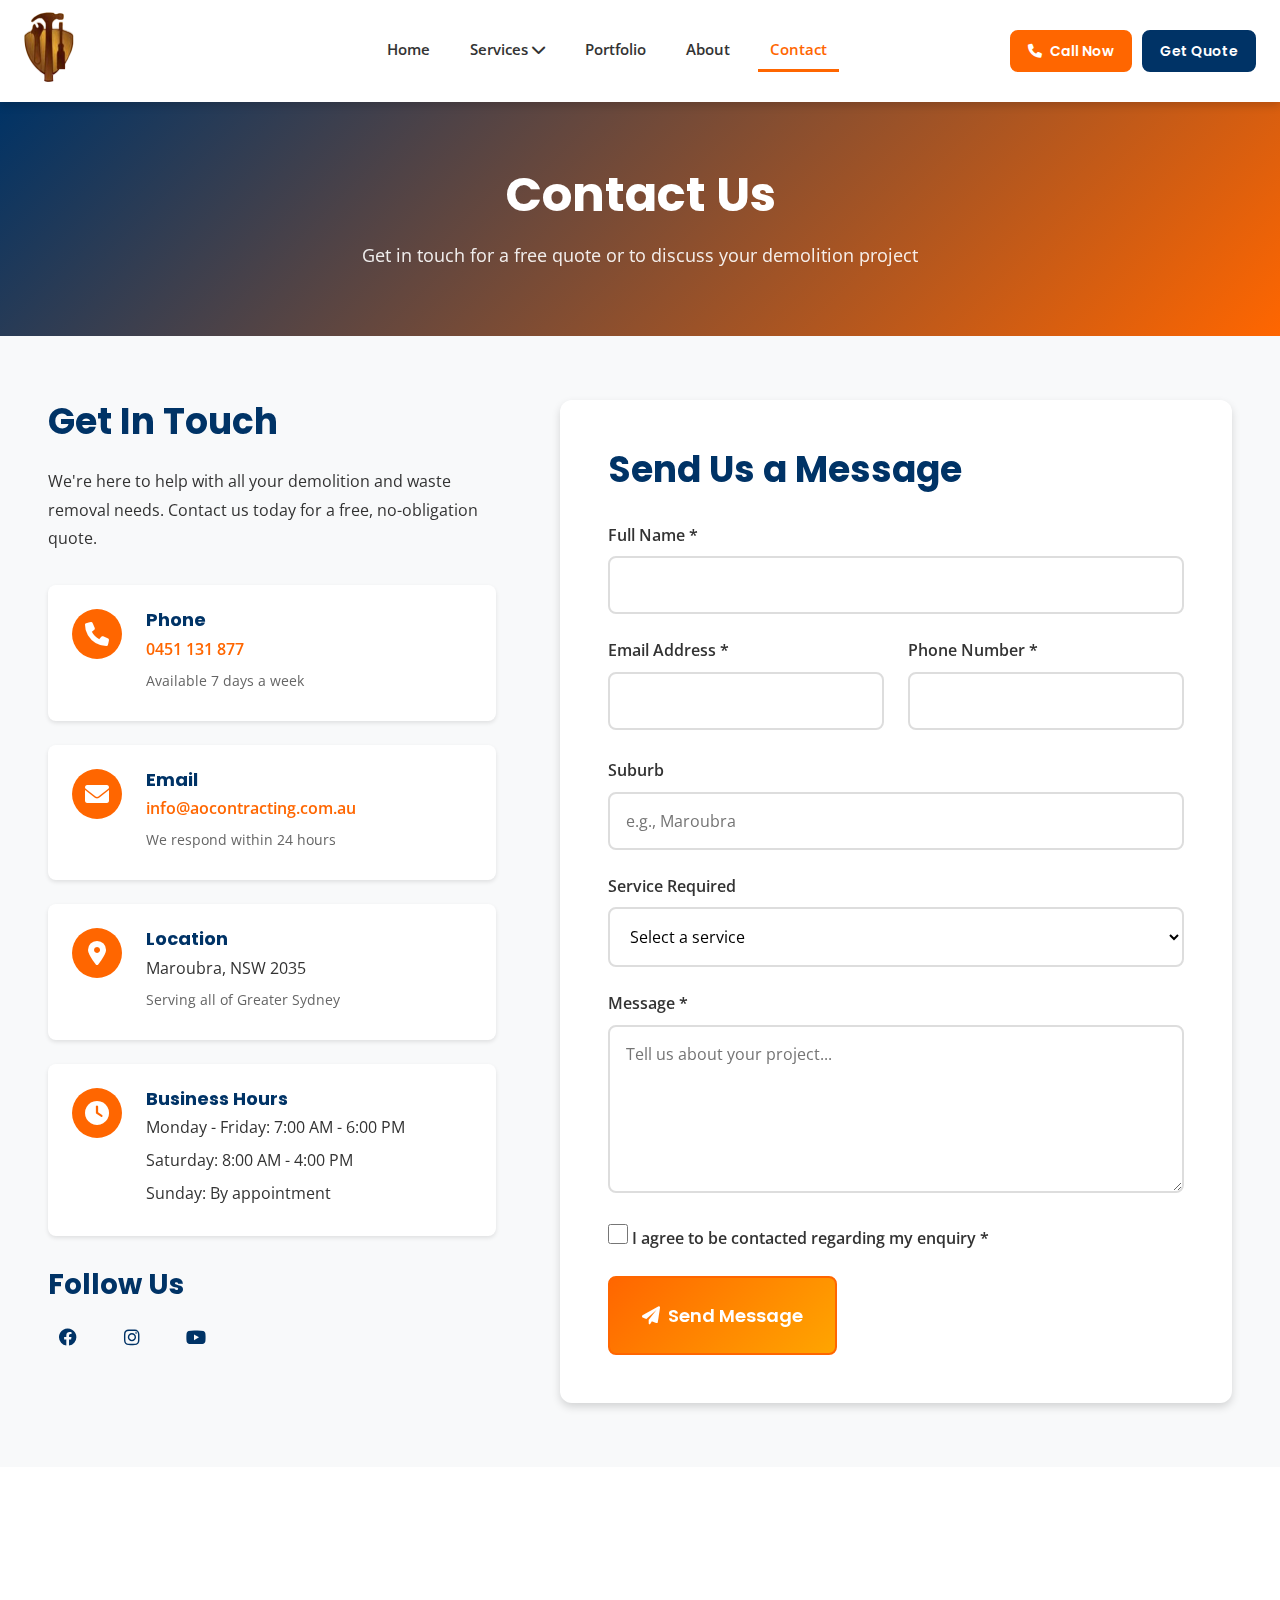
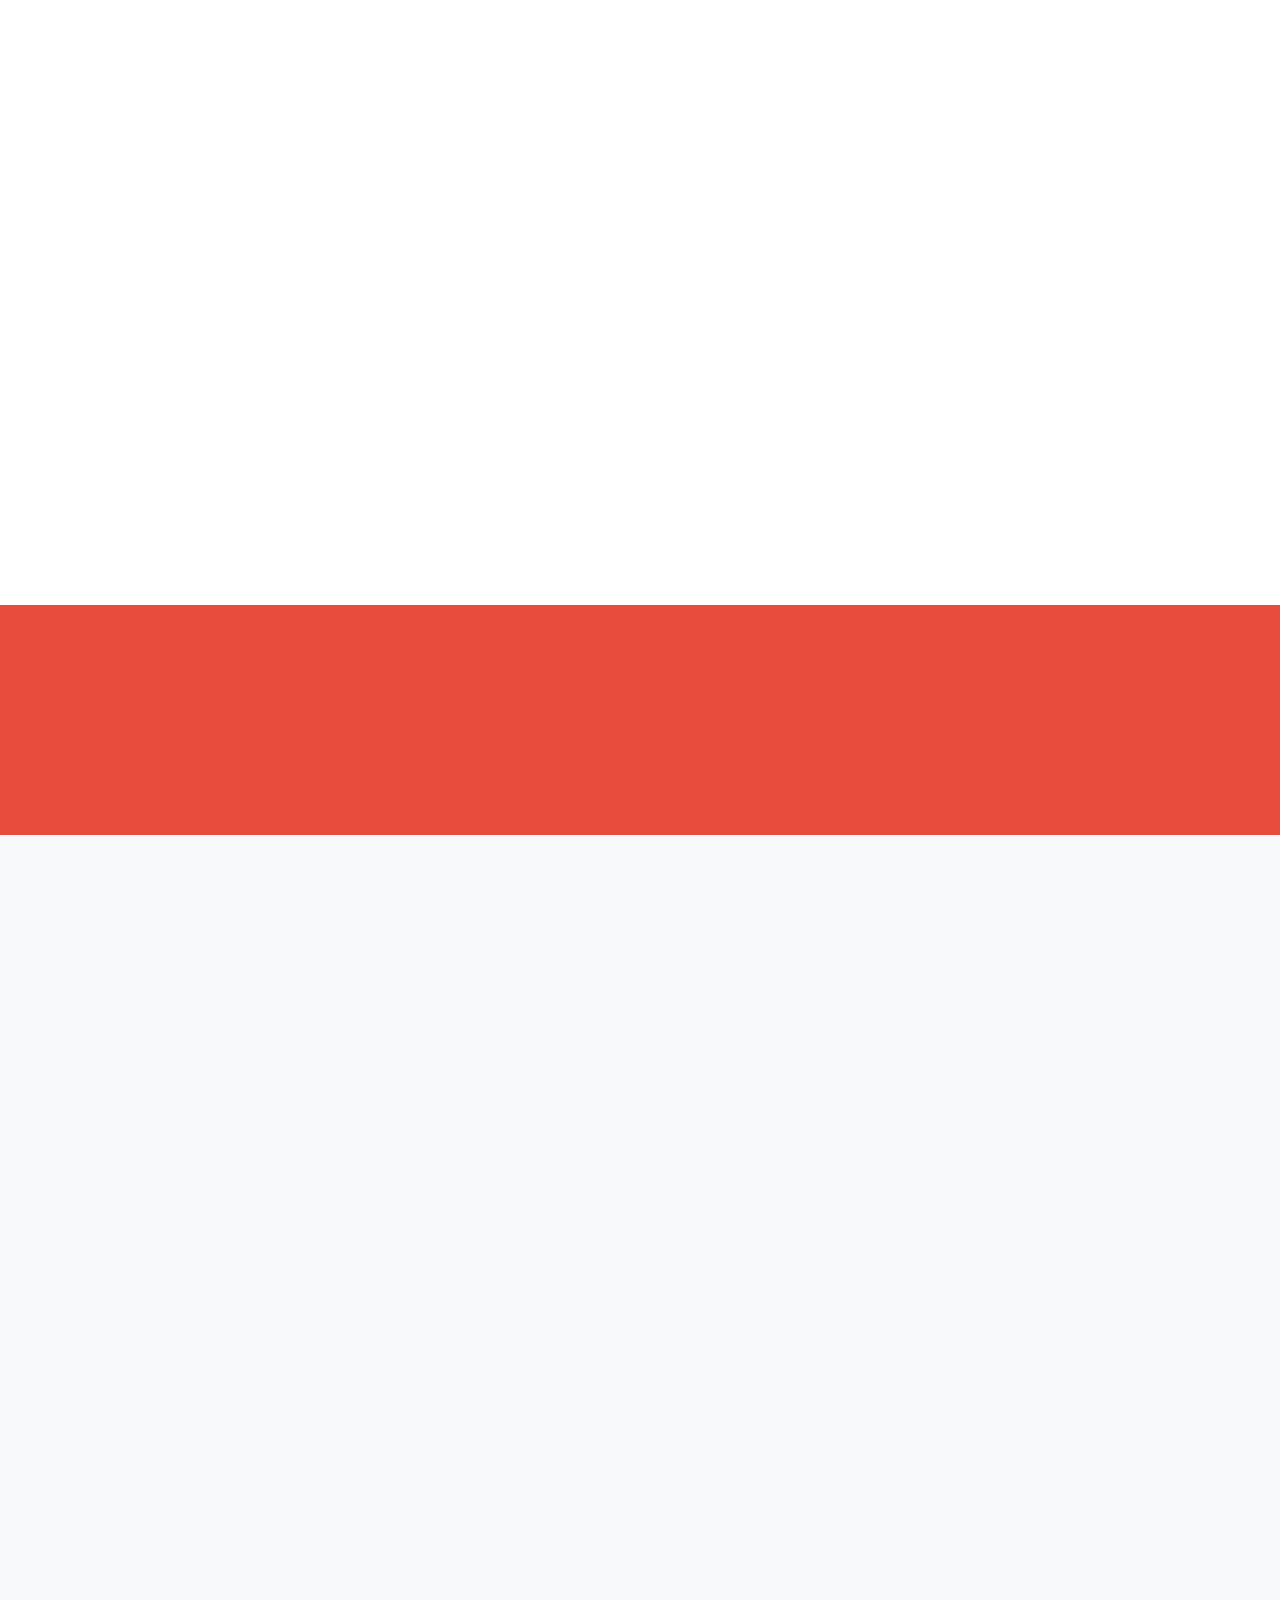
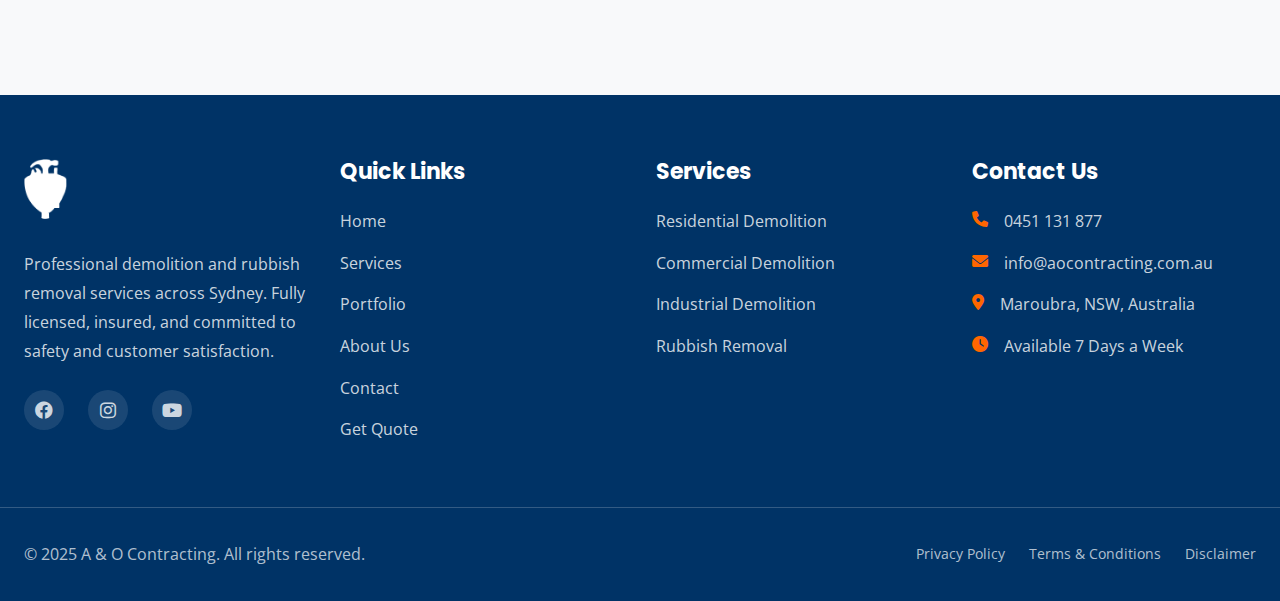
<file: contact.html>
<!DOCTYPE html>
<html lang="en">
<head>
    <meta charset="UTF-8">
    <meta name="viewport" content="width=device-width, initial-scale=1.0">
    <meta name="description" content="Contact A & O Contracting for all your demolition needs in Sydney. Phone, email, or visit us. Free quotes and same-day response.">
    <meta name="keywords" content="contact demolition Sydney, demolition quote, A & O Contracting contact">
    <meta name="author" content="A & O Contracting">
    <meta property="og:title" content="Contact Us - A & O Contracting">
    <meta property="og:description" content="Get in touch for your demolition project. Same-day response guaranteed.">
    
    <link rel="icon" type="image/svg+xml" href="favicon.svg">
    <link rel="shortcut icon" href="favicon.svg" type="image/svg+xml">
    
    <link rel="preconnect" href="https://fonts.googleapis.com">
    <link rel="preconnect" href="https://fonts.gstatic.com" crossorigin>
    <link href="https://fonts.googleapis.com/css2?family=Poppins:wght@400;600;700;800&family=Open+Sans:wght@300;400;600;700&family=Lato:wght@400;700&display=swap" rel="stylesheet">
    
    <link rel="stylesheet" href="https://cdnjs.cloudflare.com/ajax/libs/font-awesome/6.0.0/css/all.min.css"/>
    <link rel="stylesheet" href="https://unpkg.com/aos@next/dist/aos.css" />
    
    <link rel="stylesheet" href="css/variables.css?v=3.0">
    <link rel="stylesheet" href="css/style.css?v=3.1">
    <link rel="stylesheet" href="css/animations.css?v=3.0">
    <link rel="stylesheet" href="css/responsive.css?v=3.0">
    <link rel="stylesheet" href="css/chat-popup.css?v=3.2">
    
    <title>Contact Us - A & O Contracting Sydney</title>
</head>
<body>
    <header class="header" id="navbar">
        <nav class="navbar">
            <div class="container">
                <div class="navbar-content">
                    <div class="logo-section">
                        <a href="index.html" class="logo">
                            <img src="aocontract.png" alt="A & O Contracting Logo" class="logo-img">
                        </a>
                    </div>
                    
                    <nav class="nav-menu" id="nav-menu">
                        <ul class="nav-list">
                            <li class="nav-item"><a href="index.html" class="nav-link">Home</a></li>
                            <li class="nav-item dropdown">
                                <a href="#" class="nav-link">Services <i class="fas fa-chevron-down"></i></a>
                                <div class="dropdown-menu">
                                    <a href="services.html#residential" class="dropdown-item">Residential Demolition</a>
                                    <a href="services.html#commercial" class="dropdown-item">Commercial Demolition</a>
                                    <a href="services.html#industrial" class="dropdown-item">Industrial Demolition</a>
                                    <a href="services.html#rubbish" class="dropdown-item">Rubbish Removal</a>
                                </div>
                            </li>
                            <li class="nav-item"><a href="portfolio.html" class="nav-link">Portfolio</a></li>
                            <li class="nav-item"><a href="about.html" class="nav-link">About</a></li>
                            <li class="nav-item"><a href="contact.html" class="nav-link active">Contact</a></li>
                        </ul>
                    </nav>
                    
                    <div class="nav-cta">
                        <a href="tel:+61451131877" class="btn btn-primary-sm">
                            <i class="fas fa-phone"></i> Call Now
                        </a>
                        <a href="quote.html" class="btn btn-secondary-sm">Get Quote</a>
                    </div>
                    
                    <div class="mobile-menu-toggle" id="mobile-toggle">
                        <span></span>
                        <span></span>
                        <span></span>
                    </div>
                </div>
            </div>
        </nav>
    </header>

    <section class="page-header">
        <div class="container">
            <h1 data-aos="fade-up">Contact Us</h1>
            <p data-aos="fade-up" data-aos-delay="100">Get in touch for a free quote or to discuss your demolition project</p>
        </div>
    </section>

    <section class="contact-section">
        <div class="container">
            <div class="contact-grid">
                <div class="contact-info-section" data-aos="fade-right">
                    <h2>Get In Touch</h2>
                    <p>We're here to help with all your demolition and waste removal needs. Contact us today for a free, no-obligation quote.</p>
                    
                    <div class="contact-methods">
                        <div class="contact-method">
                            <div class="method-icon">
                                <i class="fas fa-phone"></i>
                            </div>
                            <div class="method-details">
                                <h3>Phone</h3>
                                <p><a href="tel:+61451131877">0451 131 877</a></p>
                                <p class="method-note">Available 7 days a week</p>
                            </div>
                        </div>
                        
                        <div class="contact-method">
                            <div class="method-icon">
                                <i class="fas fa-envelope"></i>
                            </div>
                            <div class="method-details">
                                <h3>Email</h3>
                                <p><a href="mailto:info@aocontracting.com.au">info@aocontracting.com.au</a></p>
                                <p class="method-note">We respond within 24 hours</p>
                            </div>
                        </div>
                        
                        <div class="contact-method">
                            <div class="method-icon">
                                <i class="fas fa-map-marker-alt"></i>
                            </div>
                            <div class="method-details">
                                <h3>Location</h3>
                                <p>Maroubra, NSW 2035</p>
                                <p class="method-note">Serving all of Greater Sydney</p>
                            </div>
                        </div>
                        
                        <div class="contact-method">
                            <div class="method-icon">
                                <i class="fas fa-clock"></i>
                            </div>
                            <div class="method-details">
                                <h3>Business Hours</h3>
                                <p>Monday - Friday: 7:00 AM - 6:00 PM</p>
                                <p>Saturday: 8:00 AM - 4:00 PM</p>
                                <p>Sunday: By appointment</p>
                            </div>
                        </div>
                    </div>
                    
                    <div class="social-connect">
                        <h3>Follow Us</h3>
                        <div class="social-links">
                            <a href="https://facebook.com/aocontracting" target="_blank" rel="noopener" title="Facebook">
                                <i class="fab fa-facebook"></i>
                            </a>
                            <a href="https://instagram.com/aocontracting" target="_blank" rel="noopener" title="Instagram">
                                <i class="fab fa-instagram"></i>
                            </a>
                            <a href="https://youtube.com/@aocontracting" target="_blank" rel="noopener" title="YouTube">
                                <i class="fab fa-youtube"></i>
                            </a>
                        </div>
                    </div>
                </div>
                
                <div class="contact-form-section" data-aos="fade-left">
                    <div class="form-container">
                        <h2>Send Us a Message</h2>
                        <form id="contact-form" class="contact-form">
                            <div class="form-group">
                                <label for="name">Full Name *</label>
                                <input type="text" id="name" name="name" required>
                                <span class="error-message"></span>
                            </div>
                            
                            <div class="form-row">
                                <div class="form-group">
                                    <label for="email">Email Address *</label>
                                    <input type="email" id="email" name="email" required>
                                    <span class="error-message"></span>
                                </div>
                                
                                <div class="form-group">
                                    <label for="phone">Phone Number *</label>
                                    <input type="tel" id="phone" name="phone" required>
                                    <span class="error-message"></span>
                                </div>
                            </div>
                            
                            <div class="form-group">
                                <label for="suburb">Suburb</label>
                                <input type="text" id="suburb" name="suburb" placeholder="e.g., Maroubra">
                            </div>
                            
                            <div class="form-group">
                                <label for="service">Service Required</label>
                                <select id="service" name="service">
                                    <option value="">Select a service</option>
                                    <option value="residential">Residential Demolition</option>
                                    <option value="commercial">Commercial Demolition</option>
                                    <option value="industrial">Industrial Demolition</option>
                                    <option value="rubbish">Rubbish Removal</option>
                                    <option value="asbestos">Asbestos Removal</option>
                                    <option value="other">Other/Not Sure</option>
                                </select>
                            </div>
                            
                            <div class="form-group">
                                <label for="message">Message *</label>
                                <textarea id="message" name="message" rows="6" required placeholder="Tell us about your project..."></textarea>
                                <span class="error-message"></span>
                            </div>
                            
                            <div class="form-group checkbox-group">
                                <label class="checkbox-label">
                                    <input type="checkbox" name="consent" required>
                                    <span>I agree to be contacted regarding my enquiry *</span>
                                </label>
                            </div>
                            
                            <button type="submit" class="btn btn-primary btn-large">
                                <i class="fas fa-paper-plane"></i> Send Message
                            </button>
                            
                            <div class="form-response"></div>
                        </form>
                    </div>
                </div>
            </div>
        </div>
    </section>

    <section class="map-section">
        <div class="container">
            <div class="section-header" data-aos="fade-up">
                <h2>Our Service Area</h2>
                <p>Proudly serving all of Greater Sydney</p>
            </div>
            
            <div class="map-container" data-aos="fade-up">
                <iframe 
                    src="https://www.google.com/maps/embed?pb=!1m18!1m12!1m3!1d106064.25541914058!2d151.15968765!3d-33.8523266!2m3!1f0!2f0!3f0!3m2!1i1024!2i768!4f13.1!3m3!1m2!1s0x6b12ae3c2b641f85%3A0x5017d681632bfc0!2sMaroubra%20NSW%202035%2C%20Australia!5e0!3m2!1sen!2s!4v1234567890123!5m2!1sen!2s" 
                    width="100%" 
                    height="450" 
                    style="border:0;" 
                    allowfullscreen="" 
                    loading="lazy" 
                    referrerpolicy="no-referrer-when-downgrade">
                </iframe>
            </div>
        </div>
    </section>

    <section class="emergency-contact">
        <div class="container">
            <div class="emergency-content" data-aos="zoom-in">
                <div class="emergency-icon">
                    <i class="fas fa-exclamation-triangle"></i>
                </div>
                <div class="emergency-text">
                    <h2>Emergency Demolition?</h2>
                    <p>We offer 24/7 emergency services for urgent demolition and hazardous material situations</p>
                </div>
                <div class="emergency-action">
                    <a href="tel:+61451131877" class="btn btn-danger btn-large">
                        <i class="fas fa-phone-volume"></i> Call Emergency Line
                    </a>
                </div>
            </div>
        </div>
    </section>

    <section class="faq-section">
        <div class="container">
            <div class="section-header" data-aos="fade-up">
                <h2>Frequently Asked Questions</h2>
                <p>Quick answers to common questions</p>
            </div>
            
            <div class="faq-grid">
                <div class="faq-item" data-aos="fade-up">
                    <div class="faq-question">
                        <h3><i class="fas fa-question-circle"></i> How quickly can you provide a quote?</h3>
                    </div>
                    <div class="faq-answer">
                        <p>We typically provide quotes within 24 hours. For urgent projects, we can often provide same-day quotes. Simply fill out our quote form or give us a call.</p>
                    </div>
                </div>
                
                <div class="faq-item" data-aos="fade-up" data-aos-delay="100">
                    <div class="faq-question">
                        <h3><i class="fas fa-question-circle"></i> Do you offer free quotes?</h3>
                    </div>
                    <div class="faq-answer">
                        <p>Yes! All our quotes are completely free with no obligation. We can provide estimates over the phone or arrange a site visit for more accurate pricing.</p>
                    </div>
                </div>
                
                <div class="faq-item" data-aos="fade-up" data-aos-delay="200">
                    <div class="faq-question">
                        <h3><i class="fas fa-question-circle"></i> What areas do you service?</h3>
                    </div>
                    <div class="faq-answer">
                        <p>We service all of Greater Sydney including Eastern Suburbs, Inner West, North Shore, Western Sydney, and surrounding areas. Contact us to confirm service in your area.</p>
                    </div>
                </div>
                
                <div class="faq-item" data-aos="fade-up">
                    <div class="faq-question">
                        <h3><i class="fas fa-question-circle"></i> Are you licensed and insured?</h3>
                    </div>
                    <div class="faq-answer">
                        <p>Absolutely. We're fully licensed by NSW Fair Trading and carry $20 million public liability insurance. All our staff are trained and WorkCover insured.</p>
                    </div>
                </div>
                
                <div class="faq-item" data-aos="fade-up" data-aos-delay="100">
                    <div class="faq-question">
                        <h3><i class="fas fa-question-circle"></i> Can you handle asbestos?</h3>
                    </div>
                    <div class="faq-answer">
                        <p>Yes, we're EPA licensed for asbestos and hazardous waste removal. We follow all SafeWork NSW regulations and can manage asbestos safely.</p>
                    </div>
                </div>
                
                <div class="faq-item" data-aos="fade-up" data-aos-delay="200">
                    <div class="faq-question">
                        <h3><i class="fas fa-question-circle"></i> How long does a typical demolition take?</h3>
                    </div>
                    <div class="faq-answer">
                        <p>It varies by project size. Small residential jobs can take 1-3 days, while larger commercial projects may take several weeks. We'll provide a timeline with your quote.</p>
                    </div>
                </div>
            </div>
        </div>
    </section>

    <footer class="footer">
        <div class="footer-content">
            <div class="container">
                <div class="footer-grid">
                    <div class="footer-col">
                        <div class="footer-logo">
                            <img src="aocontract.png" alt="A & O Contracting Logo" class="footer-logo-img">
                        </div>
                        <p>Professional demolition and rubbish removal services across Sydney. Fully licensed, insured, and committed to safety and customer satisfaction.</p>
                        <div class="social-links">
                            <a href="https://facebook.com/aocontracting" target="_blank" rel="noopener" title="Facebook">
                                <i class="fab fa-facebook"></i>
                            </a>
                            <a href="https://instagram.com/aocontracting" target="_blank" rel="noopener" title="Instagram">
                                <i class="fab fa-instagram"></i>
                            </a>
                            <a href="https://youtube.com/@aocontracting" target="_blank" rel="noopener" title="YouTube">
                                <i class="fab fa-youtube"></i>
                            </a>
                        </div>
                    </div>
                    
                    <div class="footer-col">
                        <h4>Quick Links</h4>
                        <ul>
                            <li><a href="index.html">Home</a></li>
                            <li><a href="services.html">Services</a></li>
                            <li><a href="portfolio.html">Portfolio</a></li>
                            <li><a href="about.html">About Us</a></li>
                            <li><a href="contact.html">Contact</a></li>
                            <li><a href="quote.html">Get Quote</a></li>
                        </ul>
                    </div>
                    
                    <div class="footer-col">
                        <h4>Services</h4>
                        <ul>
                            <li><a href="services.html#residential">Residential Demolition</a></li>
                            <li><a href="services.html#commercial">Commercial Demolition</a></li>
                            <li><a href="services.html#industrial">Industrial Demolition</a></li>
                            <li><a href="services.html#rubbish">Rubbish Removal</a></li>
                        </ul>
                    </div>
                    
                    <div class="footer-col">
                        <h4>Contact Us</h4>
                        <ul class="contact-info">
                            <li>
                                <i class="fas fa-phone"></i>
                                <a href="tel:+61451131877">0451 131 877</a>
                            </li>
                            <li>
                                <i class="fas fa-envelope"></i>
                                <a href="mailto:info@aocontracting.com.au">info@aocontracting.com.au</a>
                            </li>
                            <li>
                                <i class="fas fa-map-marker-alt"></i>
                                <span>Maroubra, NSW, Australia</span>
                            </li>
                            <li>
                                <i class="fas fa-clock"></i>
                                <span>Available 7 Days a Week</span>
                            </li>
                        </ul>
                    </div>
                </div>
            </div>
        </div>
        
        <div class="footer-bottom">
            <div class="container">
                <div class="footer-bottom-content">
                    <p>&copy; 2025 A & O Contracting. All rights reserved.</p>
                    <div class="footer-links">
                        <a href="privacy.html">Privacy Policy</a>
                        <a href="terms.html">Terms & Conditions</a>
                        <a href="disclaimer.html">Disclaimer</a>
                    </div>
                </div>
            </div>
        </div>
    </footer>

    <button class="back-to-top" id="back-to-top" title="Back to top">
        <i class="fas fa-arrow-up"></i>
    </button>

    <script src="https://code.jquery.com/jquery-3.6.0.min.js"></script>
    <script src="https://unpkg.com/aos@next/dist/aos.js"></script>

    <script src="js/main.js"></script>
    <script src="js/form-validation.js"></script>
    <script src="js/mobile-menu.js?v=3.1"></script>

    <!-- CHAT POPUP SCRIPTS -->
    <script src="js/openrouter-api.js?v=3.0"></script>
    <script src="js/chat-popup.js?v=3.0"></script>
    <script>
        document.addEventListener('DOMContentLoaded', function() {
            fetch('/api/get-chat-config.php')
                .then(res => res.ok ? res.json() : Promise.reject('Failed to load config'))
                .then(config => {
                    window.chatPopup = new ChatPopup('BACKEND_PROXY', config);
                    console.log('✅ Chat initialized');
                })
                .catch(err => console.error('⚠️ Chat initialization failed:', err));
        });
    </script>

</body>
</html>
</file>
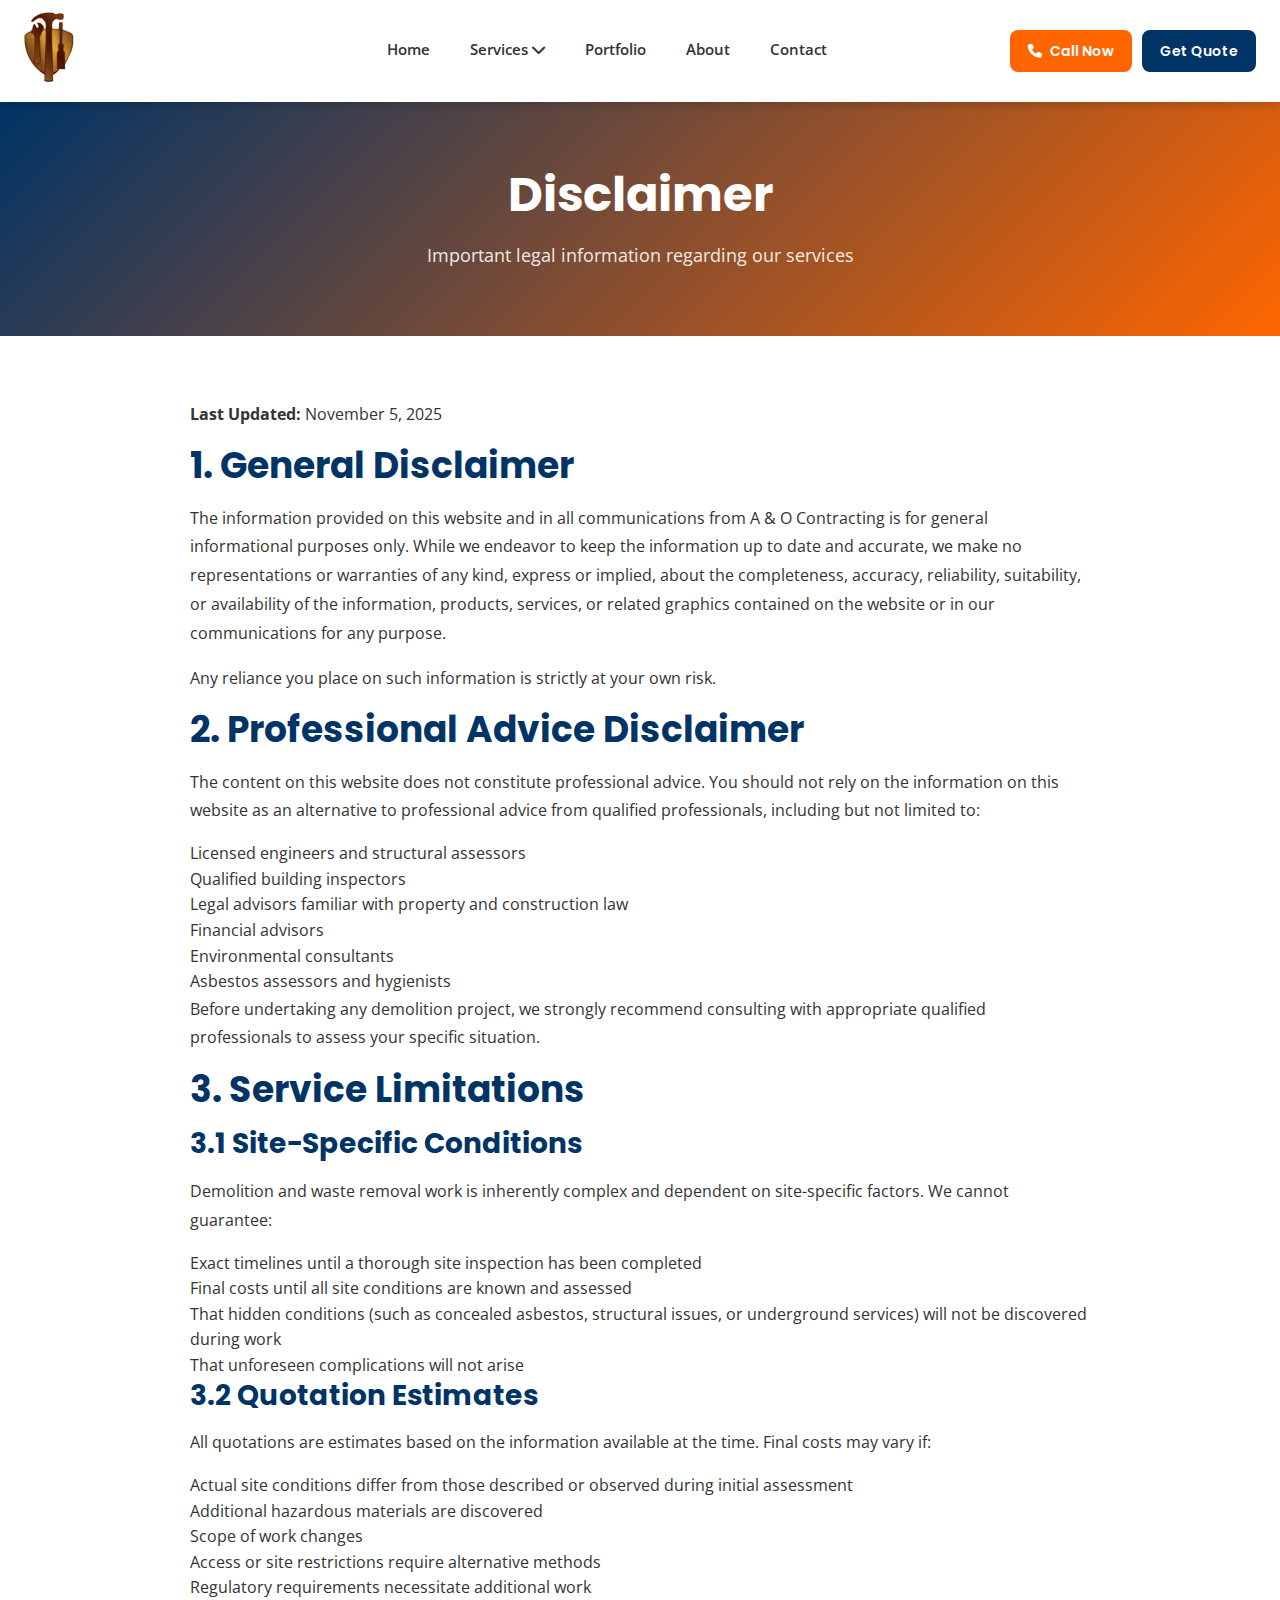
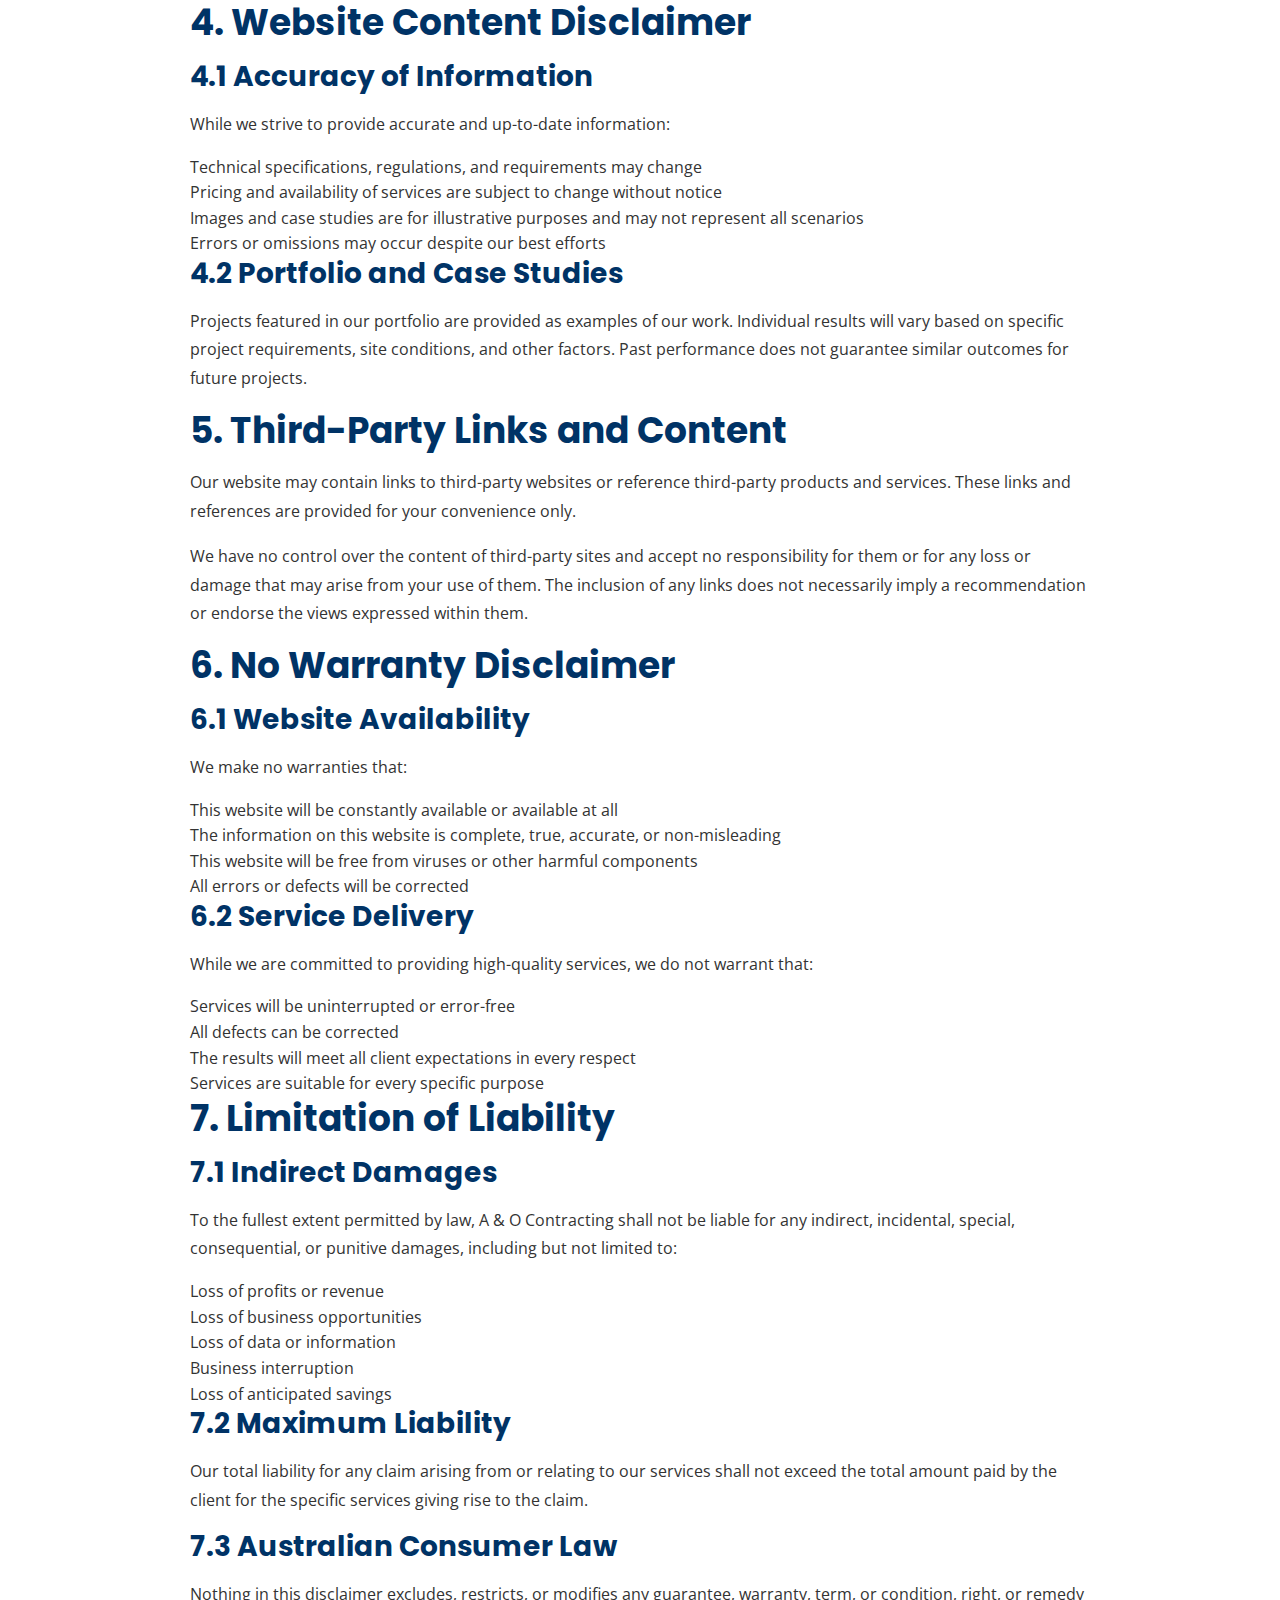
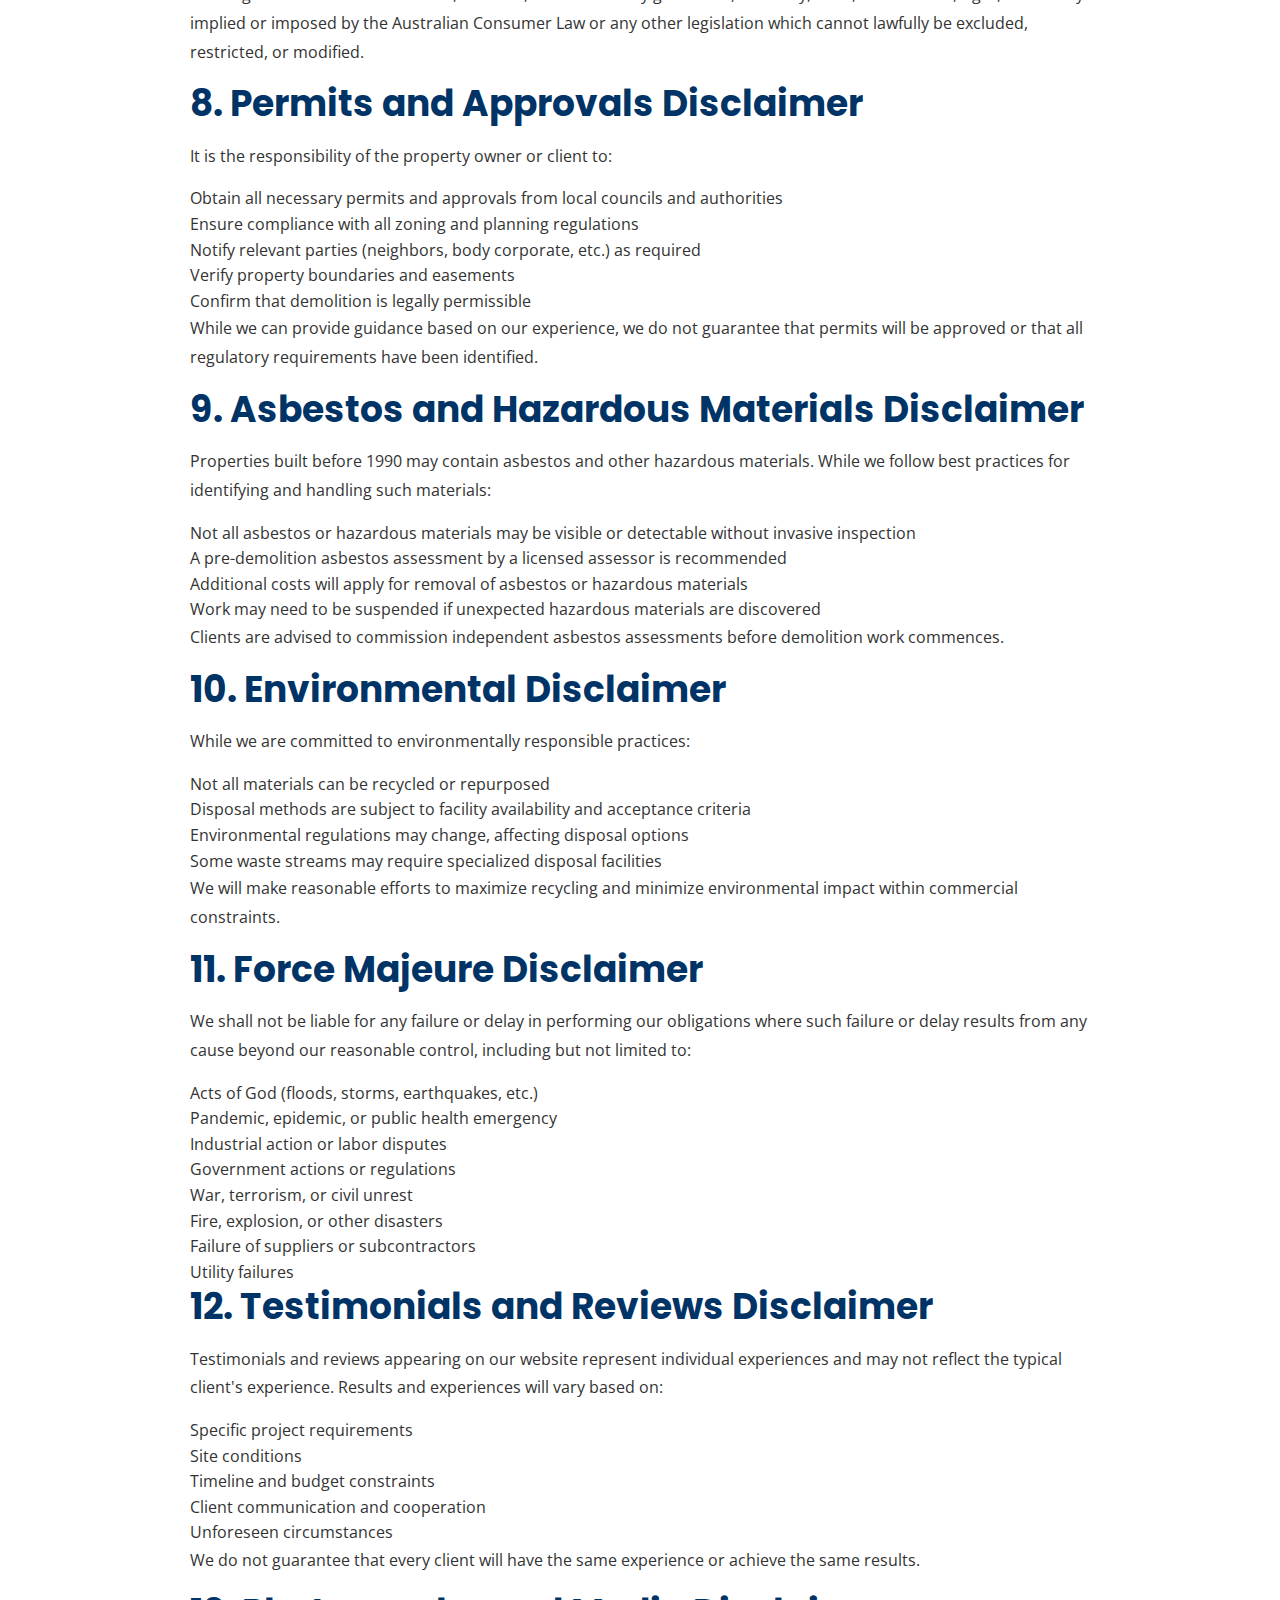
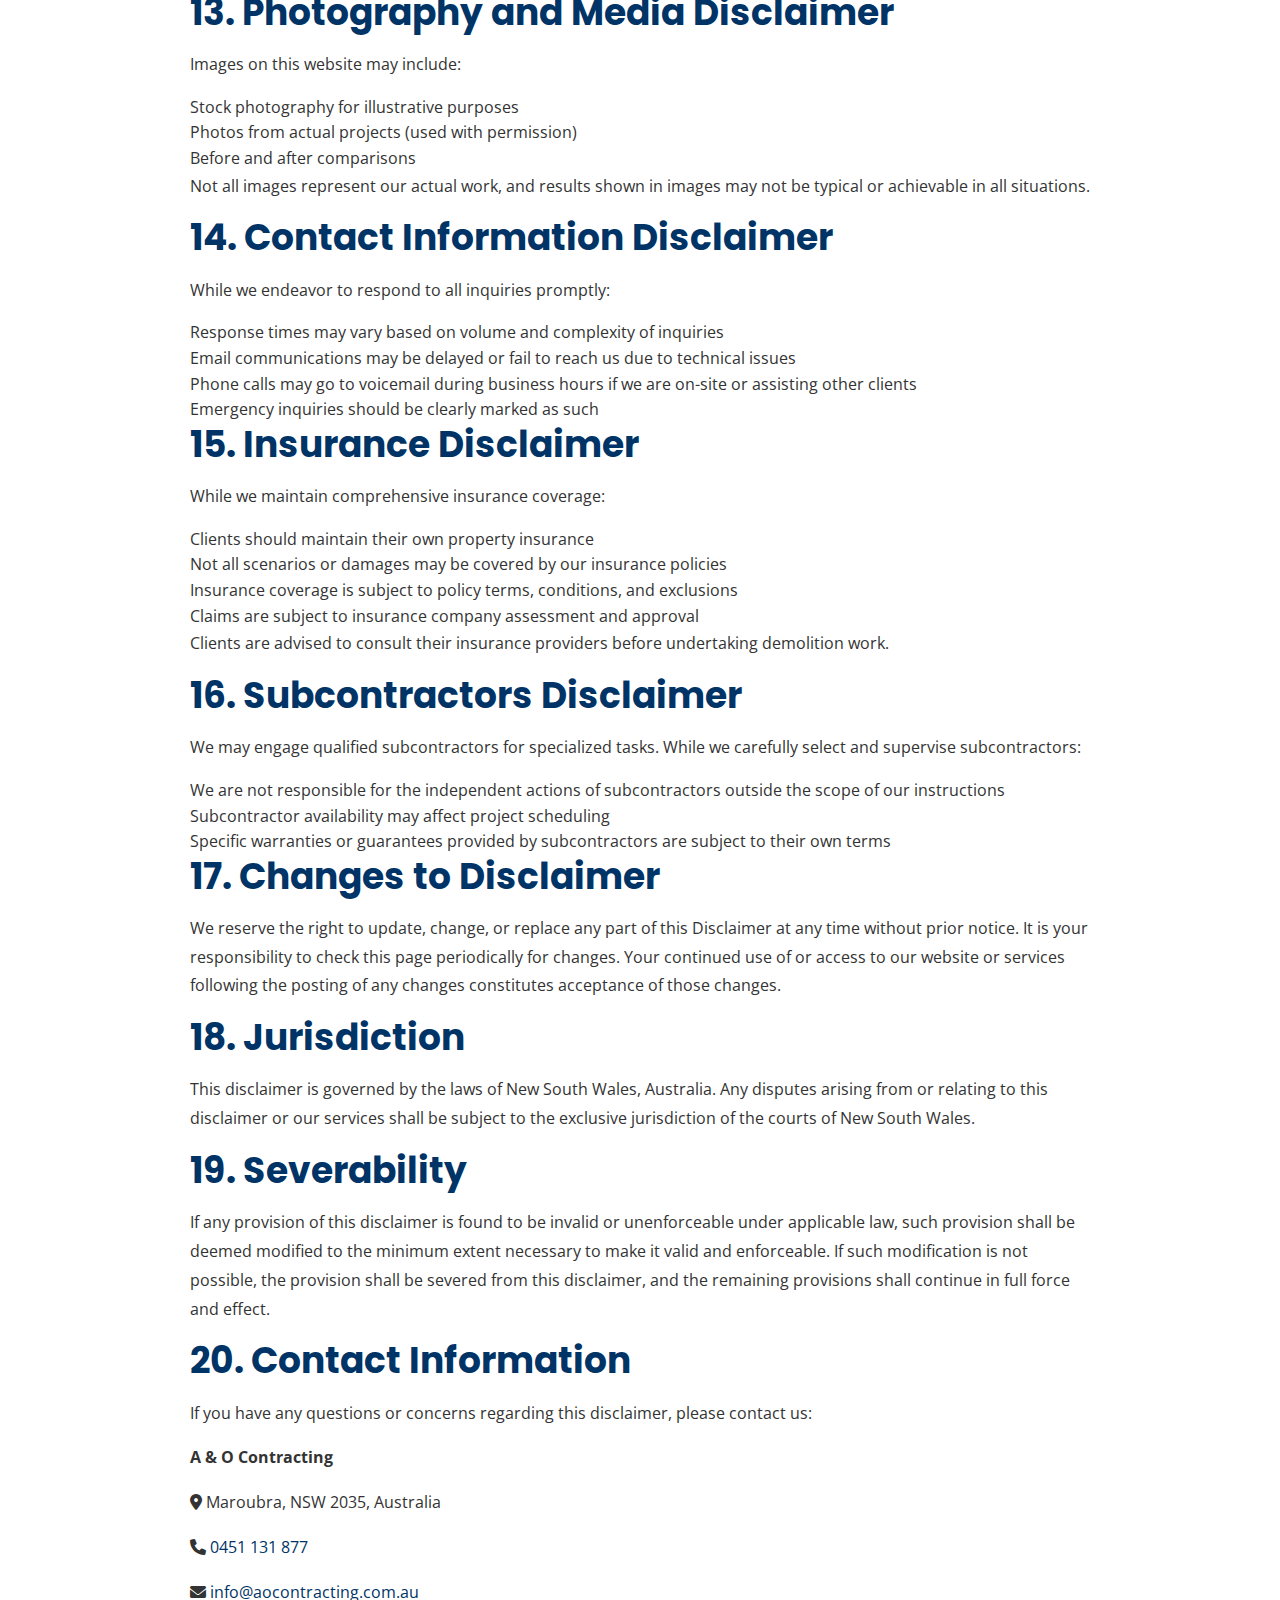
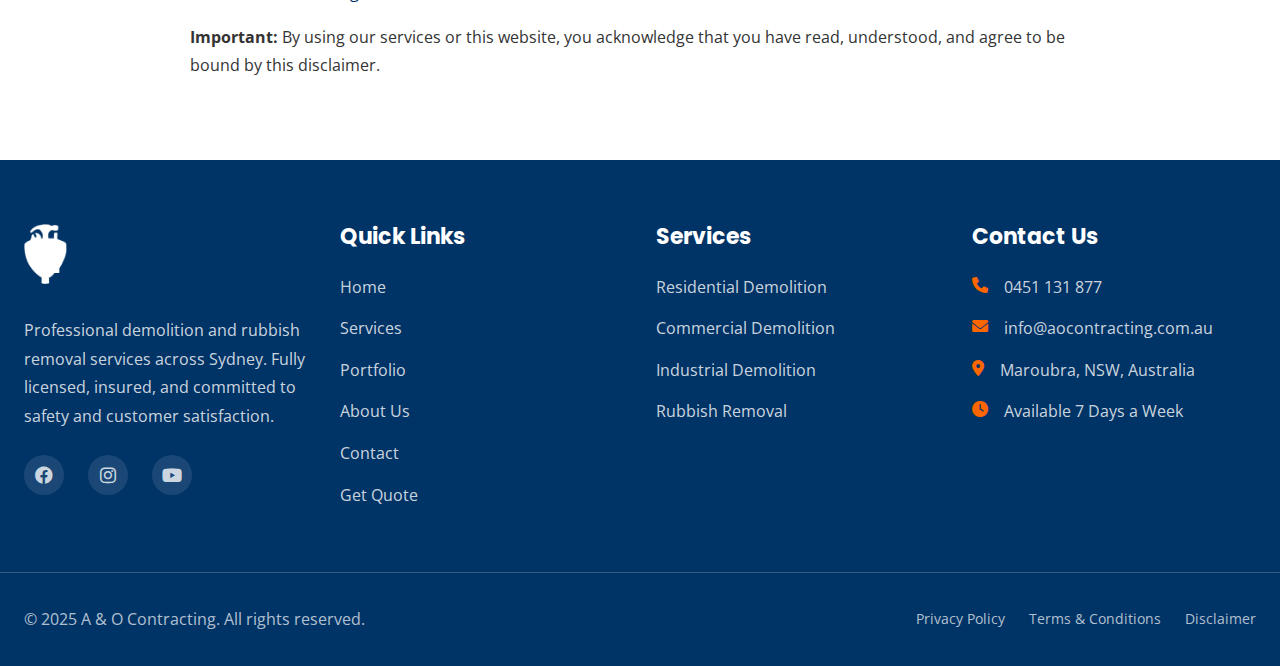
<file: disclaimer.html>
<!DOCTYPE html>
<html lang="en">
<head>
    <meta charset="UTF-8">
    <meta name="viewport" content="width=device-width, initial-scale=1.0">
    <meta name="description" content="Disclaimer for A & O Contracting demolition and rubbish removal services in Sydney.">
    <meta name="author" content="A & O Contracting">
    <meta name="robots" content="noindex, nofollow">
    
    <link rel="shortcut icon" href="assets/favicons/favicon.ico" type="image/x-icon">
    
    <link rel="preconnect" href="https://fonts.googleapis.com">
    <link rel="preconnect" href="https://fonts.gstatic.com" crossorigin>
    <link href="https://fonts.googleapis.com/css2?family=Poppins:wght@400;600;700;800&family=Open+Sans:wght@300;400;600;700&family=Lato:wght@400;700&display=swap" rel="stylesheet">
    
    <link rel="stylesheet" href="https://cdnjs.cloudflare.com/ajax/libs/font-awesome/6.0.0/css/all.min.css"/>
    
    <link rel="stylesheet" href="css/variables.css?v=3.0">
    <link rel="stylesheet" href="css/style.css?v=3.1">
    <link rel="stylesheet" href="css/animations.css?v=3.0">
    <link rel="stylesheet" href="css/responsive.css?v=3.0">
    <link rel="stylesheet" href="css/chat-popup.css?v=3.2">
    
    <title>Disclaimer - A & O Contracting</title>
</head>
<body>
    <header class="header" id="navbar">
        <nav class="navbar">
            <div class="container">
                <div class="navbar-content">
                    <div class="logo-section">
                        <a href="index.html" class="logo">
                            <img src="aocontract.png" alt="A & O Contracting Logo" class="logo-img">
                        </a>
                    </div>
                    
                    <nav class="nav-menu" id="nav-menu">
                        <ul class="nav-list">
                            <li class="nav-item"><a href="index.html" class="nav-link">Home</a></li>
                            <li class="nav-item dropdown">
                                <a href="#" class="nav-link">Services <i class="fas fa-chevron-down"></i></a>
                                <div class="dropdown-menu">
                                    <a href="services.html#residential" class="dropdown-item">Residential Demolition</a>
                                    <a href="services.html#commercial" class="dropdown-item">Commercial Demolition</a>
                                    <a href="services.html#industrial" class="dropdown-item">Industrial Demolition</a>
                                    <a href="services.html#rubbish" class="dropdown-item">Rubbish Removal</a>
                                </div>
                            </li>
                            <li class="nav-item"><a href="portfolio.html" class="nav-link">Portfolio</a></li>
                            <li class="nav-item"><a href="about.html" class="nav-link">About</a></li>
                            <li class="nav-item"><a href="contact.html" class="nav-link">Contact</a></li>
                        </ul>
                    </nav>
                    
                    <div class="nav-cta">
                        <a href="tel:+61451131877" class="btn btn-primary-sm">
                            <i class="fas fa-phone"></i> Call Now
                        </a>
                        <a href="quote.html" class="btn btn-secondary-sm">Get Quote</a>
                    </div>
                    
                    <div class="mobile-menu-toggle" id="mobile-toggle">
                        <span></span>
                        <span></span>
                        <span></span>
                    </div>
                </div>
            </div>
        </nav>
    </header>

    <section class="page-header">
        <div class="container">
            <h1>Disclaimer</h1>
            <p>Important legal information regarding our services</p>
        </div>
    </section>

    <section class="legal-content">
        <div class="container">
            <div class="legal-document">
                <p class="legal-updated"><strong>Last Updated:</strong> November 5, 2025</p>
                
                <div class="legal-section">
                    <h2>1. General Disclaimer</h2>
                    <p>The information provided on this website and in all communications from A & O Contracting is for general informational purposes only. While we endeavor to keep the information up to date and accurate, we make no representations or warranties of any kind, express or implied, about the completeness, accuracy, reliability, suitability, or availability of the information, products, services, or related graphics contained on the website or in our communications for any purpose.</p>
                    <p>Any reliance you place on such information is strictly at your own risk.</p>
                </div>

                <div class="legal-section">
                    <h2>2. Professional Advice Disclaimer</h2>
                    <p>The content on this website does not constitute professional advice. You should not rely on the information on this website as an alternative to professional advice from qualified professionals, including but not limited to:</p>
                    <ul>
                        <li>Licensed engineers and structural assessors</li>
                        <li>Qualified building inspectors</li>
                        <li>Legal advisors familiar with property and construction law</li>
                        <li>Financial advisors</li>
                        <li>Environmental consultants</li>
                        <li>Asbestos assessors and hygienists</li>
                    </ul>
                    <p>Before undertaking any demolition project, we strongly recommend consulting with appropriate qualified professionals to assess your specific situation.</p>
                </div>

                <div class="legal-section">
                    <h2>3. Service Limitations</h2>
                    
                    <h3>3.1 Site-Specific Conditions</h3>
                    <p>Demolition and waste removal work is inherently complex and dependent on site-specific factors. We cannot guarantee:</p>
                    <ul>
                        <li>Exact timelines until a thorough site inspection has been completed</li>
                        <li>Final costs until all site conditions are known and assessed</li>
                        <li>That hidden conditions (such as concealed asbestos, structural issues, or underground services) will not be discovered during work</li>
                        <li>That unforeseen complications will not arise</li>
                    </ul>

                    <h3>3.2 Quotation Estimates</h3>
                    <p>All quotations are estimates based on the information available at the time. Final costs may vary if:</p>
                    <ul>
                        <li>Actual site conditions differ from those described or observed during initial assessment</li>
                        <li>Additional hazardous materials are discovered</li>
                        <li>Scope of work changes</li>
                        <li>Access or site restrictions require alternative methods</li>
                        <li>Regulatory requirements necessitate additional work</li>
                    </ul>
                </div>

                <div class="legal-section">
                    <h2>4. Website Content Disclaimer</h2>
                    
                    <h3>4.1 Accuracy of Information</h3>
                    <p>While we strive to provide accurate and up-to-date information:</p>
                    <ul>
                        <li>Technical specifications, regulations, and requirements may change</li>
                        <li>Pricing and availability of services are subject to change without notice</li>
                        <li>Images and case studies are for illustrative purposes and may not represent all scenarios</li>
                        <li>Errors or omissions may occur despite our best efforts</li>
                    </ul>

                    <h3>4.2 Portfolio and Case Studies</h3>
                    <p>Projects featured in our portfolio are provided as examples of our work. Individual results will vary based on specific project requirements, site conditions, and other factors. Past performance does not guarantee similar outcomes for future projects.</p>
                </div>

                <div class="legal-section">
                    <h2>5. Third-Party Links and Content</h2>
                    <p>Our website may contain links to third-party websites or reference third-party products and services. These links and references are provided for your convenience only.</p>
                    <p>We have no control over the content of third-party sites and accept no responsibility for them or for any loss or damage that may arise from your use of them. The inclusion of any links does not necessarily imply a recommendation or endorse the views expressed within them.</p>
                </div>

                <div class="legal-section">
                    <h2>6. No Warranty Disclaimer</h2>
                    
                    <h3>6.1 Website Availability</h3>
                    <p>We make no warranties that:</p>
                    <ul>
                        <li>This website will be constantly available or available at all</li>
                        <li>The information on this website is complete, true, accurate, or non-misleading</li>
                        <li>This website will be free from viruses or other harmful components</li>
                        <li>All errors or defects will be corrected</li>
                    </ul>

                    <h3>6.2 Service Delivery</h3>
                    <p>While we are committed to providing high-quality services, we do not warrant that:</p>
                    <ul>
                        <li>Services will be uninterrupted or error-free</li>
                        <li>All defects can be corrected</li>
                        <li>The results will meet all client expectations in every respect</li>
                        <li>Services are suitable for every specific purpose</li>
                    </ul>
                </div>

                <div class="legal-section">
                    <h2>7. Limitation of Liability</h2>
                    
                    <h3>7.1 Indirect Damages</h3>
                    <p>To the fullest extent permitted by law, A & O Contracting shall not be liable for any indirect, incidental, special, consequential, or punitive damages, including but not limited to:</p>
                    <ul>
                        <li>Loss of profits or revenue</li>
                        <li>Loss of business opportunities</li>
                        <li>Loss of data or information</li>
                        <li>Business interruption</li>
                        <li>Loss of anticipated savings</li>
                    </ul>

                    <h3>7.2 Maximum Liability</h3>
                    <p>Our total liability for any claim arising from or relating to our services shall not exceed the total amount paid by the client for the specific services giving rise to the claim.</p>

                    <h3>7.3 Australian Consumer Law</h3>
                    <p>Nothing in this disclaimer excludes, restricts, or modifies any guarantee, warranty, term, or condition, right, or remedy implied or imposed by the Australian Consumer Law or any other legislation which cannot lawfully be excluded, restricted, or modified.</p>
                </div>

                <div class="legal-section">
                    <h2>8. Permits and Approvals Disclaimer</h2>
                    <p>It is the responsibility of the property owner or client to:</p>
                    <ul>
                        <li>Obtain all necessary permits and approvals from local councils and authorities</li>
                        <li>Ensure compliance with all zoning and planning regulations</li>
                        <li>Notify relevant parties (neighbors, body corporate, etc.) as required</li>
                        <li>Verify property boundaries and easements</li>
                        <li>Confirm that demolition is legally permissible</li>
                    </ul>
                    <p>While we can provide guidance based on our experience, we do not guarantee that permits will be approved or that all regulatory requirements have been identified.</p>
                </div>

                <div class="legal-section">
                    <h2>9. Asbestos and Hazardous Materials Disclaimer</h2>
                    <p>Properties built before 1990 may contain asbestos and other hazardous materials. While we follow best practices for identifying and handling such materials:</p>
                    <ul>
                        <li>Not all asbestos or hazardous materials may be visible or detectable without invasive inspection</li>
                        <li>A pre-demolition asbestos assessment by a licensed assessor is recommended</li>
                        <li>Additional costs will apply for removal of asbestos or hazardous materials</li>
                        <li>Work may need to be suspended if unexpected hazardous materials are discovered</li>
                    </ul>
                    <p>Clients are advised to commission independent asbestos assessments before demolition work commences.</p>
                </div>

                <div class="legal-section">
                    <h2>10. Environmental Disclaimer</h2>
                    <p>While we are committed to environmentally responsible practices:</p>
                    <ul>
                        <li>Not all materials can be recycled or repurposed</li>
                        <li>Disposal methods are subject to facility availability and acceptance criteria</li>
                        <li>Environmental regulations may change, affecting disposal options</li>
                        <li>Some waste streams may require specialized disposal facilities</li>
                    </ul>
                    <p>We will make reasonable efforts to maximize recycling and minimize environmental impact within commercial constraints.</p>
                </div>

                <div class="legal-section">
                    <h2>11. Force Majeure Disclaimer</h2>
                    <p>We shall not be liable for any failure or delay in performing our obligations where such failure or delay results from any cause beyond our reasonable control, including but not limited to:</p>
                    <ul>
                        <li>Acts of God (floods, storms, earthquakes, etc.)</li>
                        <li>Pandemic, epidemic, or public health emergency</li>
                        <li>Industrial action or labor disputes</li>
                        <li>Government actions or regulations</li>
                        <li>War, terrorism, or civil unrest</li>
                        <li>Fire, explosion, or other disasters</li>
                        <li>Failure of suppliers or subcontractors</li>
                        <li>Utility failures</li>
                    </ul>
                </div>

                <div class="legal-section">
                    <h2>12. Testimonials and Reviews Disclaimer</h2>
                    <p>Testimonials and reviews appearing on our website represent individual experiences and may not reflect the typical client's experience. Results and experiences will vary based on:</p>
                    <ul>
                        <li>Specific project requirements</li>
                        <li>Site conditions</li>
                        <li>Timeline and budget constraints</li>
                        <li>Client communication and cooperation</li>
                        <li>Unforeseen circumstances</li>
                    </ul>
                    <p>We do not guarantee that every client will have the same experience or achieve the same results.</p>
                </div>

                <div class="legal-section">
                    <h2>13. Photography and Media Disclaimer</h2>
                    <p>Images on this website may include:</p>
                    <ul>
                        <li>Stock photography for illustrative purposes</li>
                        <li>Photos from actual projects (used with permission)</li>
                        <li>Before and after comparisons</li>
                    </ul>
                    <p>Not all images represent our actual work, and results shown in images may not be typical or achievable in all situations.</p>
                </div>

                <div class="legal-section">
                    <h2>14. Contact Information Disclaimer</h2>
                    <p>While we endeavor to respond to all inquiries promptly:</p>
                    <ul>
                        <li>Response times may vary based on volume and complexity of inquiries</li>
                        <li>Email communications may be delayed or fail to reach us due to technical issues</li>
                        <li>Phone calls may go to voicemail during business hours if we are on-site or assisting other clients</li>
                        <li>Emergency inquiries should be clearly marked as such</li>
                    </ul>
                </div>

                <div class="legal-section">
                    <h2>15. Insurance Disclaimer</h2>
                    <p>While we maintain comprehensive insurance coverage:</p>
                    <ul>
                        <li>Clients should maintain their own property insurance</li>
                        <li>Not all scenarios or damages may be covered by our insurance policies</li>
                        <li>Insurance coverage is subject to policy terms, conditions, and exclusions</li>
                        <li>Claims are subject to insurance company assessment and approval</li>
                    </ul>
                    <p>Clients are advised to consult their insurance providers before undertaking demolition work.</p>
                </div>

                <div class="legal-section">
                    <h2>16. Subcontractors Disclaimer</h2>
                    <p>We may engage qualified subcontractors for specialized tasks. While we carefully select and supervise subcontractors:</p>
                    <ul>
                        <li>We are not responsible for the independent actions of subcontractors outside the scope of our instructions</li>
                        <li>Subcontractor availability may affect project scheduling</li>
                        <li>Specific warranties or guarantees provided by subcontractors are subject to their own terms</li>
                    </ul>
                </div>

                <div class="legal-section">
                    <h2>17. Changes to Disclaimer</h2>
                    <p>We reserve the right to update, change, or replace any part of this Disclaimer at any time without prior notice. It is your responsibility to check this page periodically for changes. Your continued use of or access to our website or services following the posting of any changes constitutes acceptance of those changes.</p>
                </div>

                <div class="legal-section">
                    <h2>18. Jurisdiction</h2>
                    <p>This disclaimer is governed by the laws of New South Wales, Australia. Any disputes arising from or relating to this disclaimer or our services shall be subject to the exclusive jurisdiction of the courts of New South Wales.</p>
                </div>

                <div class="legal-section">
                    <h2>19. Severability</h2>
                    <p>If any provision of this disclaimer is found to be invalid or unenforceable under applicable law, such provision shall be deemed modified to the minimum extent necessary to make it valid and enforceable. If such modification is not possible, the provision shall be severed from this disclaimer, and the remaining provisions shall continue in full force and effect.</p>
                </div>

                <div class="legal-section">
                    <h2>20. Contact Information</h2>
                    <p>If you have any questions or concerns regarding this disclaimer, please contact us:</p>
                    <div class="contact-details">
                        <p><strong>A & O Contracting</strong></p>
                        <p><i class="fas fa-map-marker-alt"></i> Maroubra, NSW 2035, Australia</p>
                        <p><i class="fas fa-phone"></i> <a href="tel:+61451131877">0451 131 877</a></p>
                        <p><i class="fas fa-envelope"></i> <a href="mailto:info@aocontracting.com.au">info@aocontracting.com.au</a></p>
                    </div>
                    <p><strong>Important:</strong> By using our services or this website, you acknowledge that you have read, understood, and agree to be bound by this disclaimer.</p>
                </div>
            </div>
        </div>
    </section>

    <footer class="footer">
        <div class="footer-content">
            <div class="container">
                <div class="footer-grid">
                    <div class="footer-col">
                        <div class="footer-logo">
                            <img src="aocontract.png" alt="A & O Contracting Logo" class="footer-logo-img">
                        </div>
                        <p>Professional demolition and rubbish removal services across Sydney. Fully licensed, insured, and committed to safety and customer satisfaction.</p>
                        <div class="social-links">
                            <a href="https://facebook.com/aocontracting" target="_blank" rel="noopener" title="Facebook">
                                <i class="fab fa-facebook"></i>
                            </a>
                            <a href="https://instagram.com/aocontracting" target="_blank" rel="noopener" title="Instagram">
                                <i class="fab fa-instagram"></i>
                            </a>
                            <a href="https://youtube.com/@aocontracting" target="_blank" rel="noopener" title="YouTube">
                                <i class="fab fa-youtube"></i>
                            </a>
                        </div>
                    </div>
                    
                    <div class="footer-col">
                        <h4>Quick Links</h4>
                        <ul>
                            <li><a href="index.html">Home</a></li>
                            <li><a href="services.html">Services</a></li>
                            <li><a href="portfolio.html">Portfolio</a></li>
                            <li><a href="about.html">About Us</a></li>
                            <li><a href="contact.html">Contact</a></li>
                            <li><a href="quote.html">Get Quote</a></li>
                        </ul>
                    </div>
                    
                    <div class="footer-col">
                        <h4>Services</h4>
                        <ul>
                            <li><a href="services.html#residential">Residential Demolition</a></li>
                            <li><a href="services.html#commercial">Commercial Demolition</a></li>
                            <li><a href="services.html#industrial">Industrial Demolition</a></li>
                            <li><a href="services.html#rubbish">Rubbish Removal</a></li>
                        </ul>
                    </div>
                    
                    <div class="footer-col">
                        <h4>Contact Us</h4>
                        <ul class="contact-info">
                            <li>
                                <i class="fas fa-phone"></i>
                                <a href="tel:+61451131877">0451 131 877</a>
                            </li>
                            <li>
                                <i class="fas fa-envelope"></i>
                                <a href="mailto:info@aocontracting.com.au">info@aocontracting.com.au</a>
                            </li>
                            <li>
                                <i class="fas fa-map-marker-alt"></i>
                                <span>Maroubra, NSW, Australia</span>
                            </li>
                            <li>
                                <i class="fas fa-clock"></i>
                                <span>Available 7 Days a Week</span>
                            </li>
                        </ul>
                    </div>
                </div>
            </div>
        </div>
        
        <div class="footer-bottom">
            <div class="container">
                <div class="footer-bottom-content">
                    <p>&copy; 2025 A & O Contracting. All rights reserved.</p>
                    <div class="footer-links">
                        <a href="privacy.html">Privacy Policy</a>
                        <a href="terms.html">Terms & Conditions</a>
                        <a href="disclaimer.html">Disclaimer</a>
                    </div>
                </div>
            </div>
        </div>
    </footer>

    <button class="back-to-top" id="back-to-top" title="Back to top">
        <i class="fas fa-arrow-up"></i>
    </button>

    <script src="https://code.jquery.com/jquery-3.6.0.min.js"></script>
    <script src="js/main.js"></script>
    <script src="js/mobile-menu.js?v=3.1"></script>

    <!-- CHAT POPUP SCRIPTS -->
    <script src="js/openrouter-api.js?v=3.0"></script>
    <script src="js/chat-popup.js?v=3.0"></script>
    <script>
        document.addEventListener('DOMContentLoaded', function() {
            fetch('/api/get-chat-config.php')
                .then(res => res.ok ? res.json() : Promise.reject('Failed to load config'))
                .then(config => {
                    window.chatPopup = new ChatPopup('BACKEND_PROXY', config);
                    console.log('✅ Chat initialized');
                })
                .catch(err => console.error('⚠️ Chat initialization failed:', err));
        });
    </script>

</body>
</html>
</file>
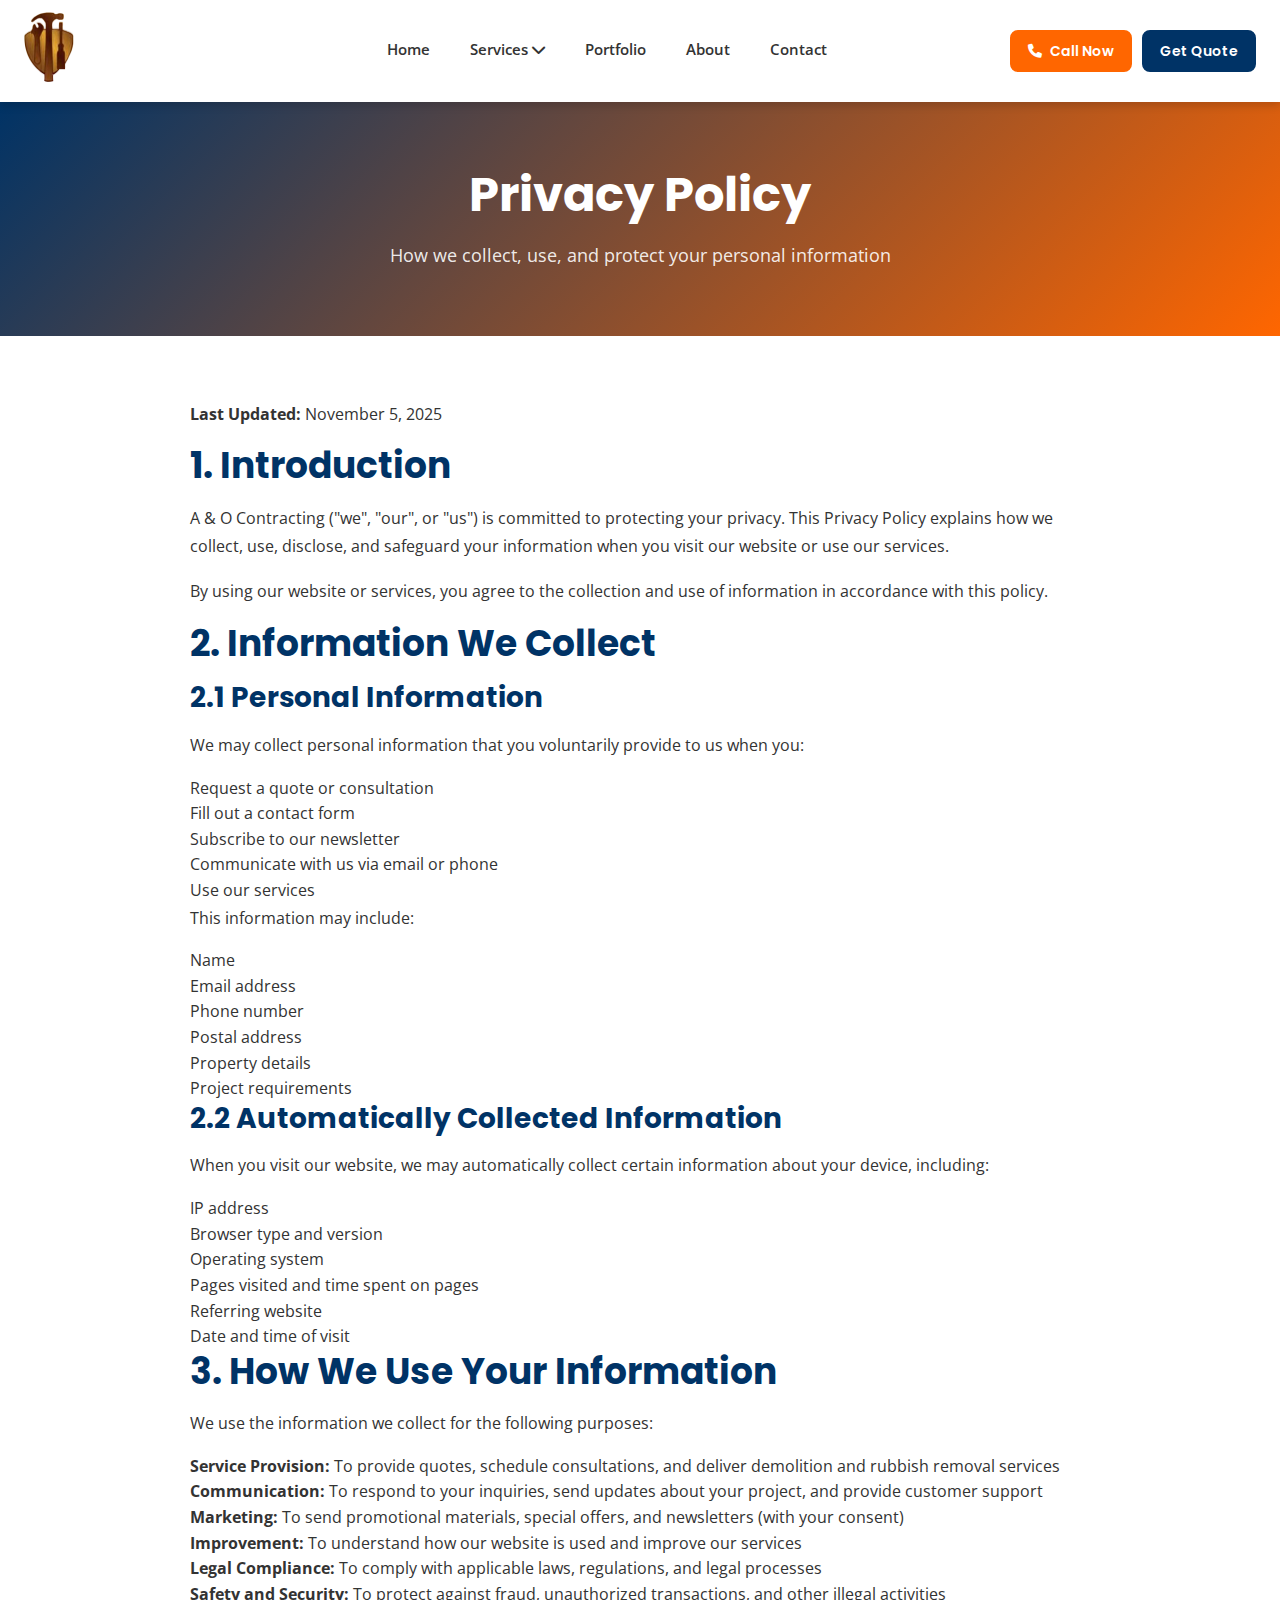
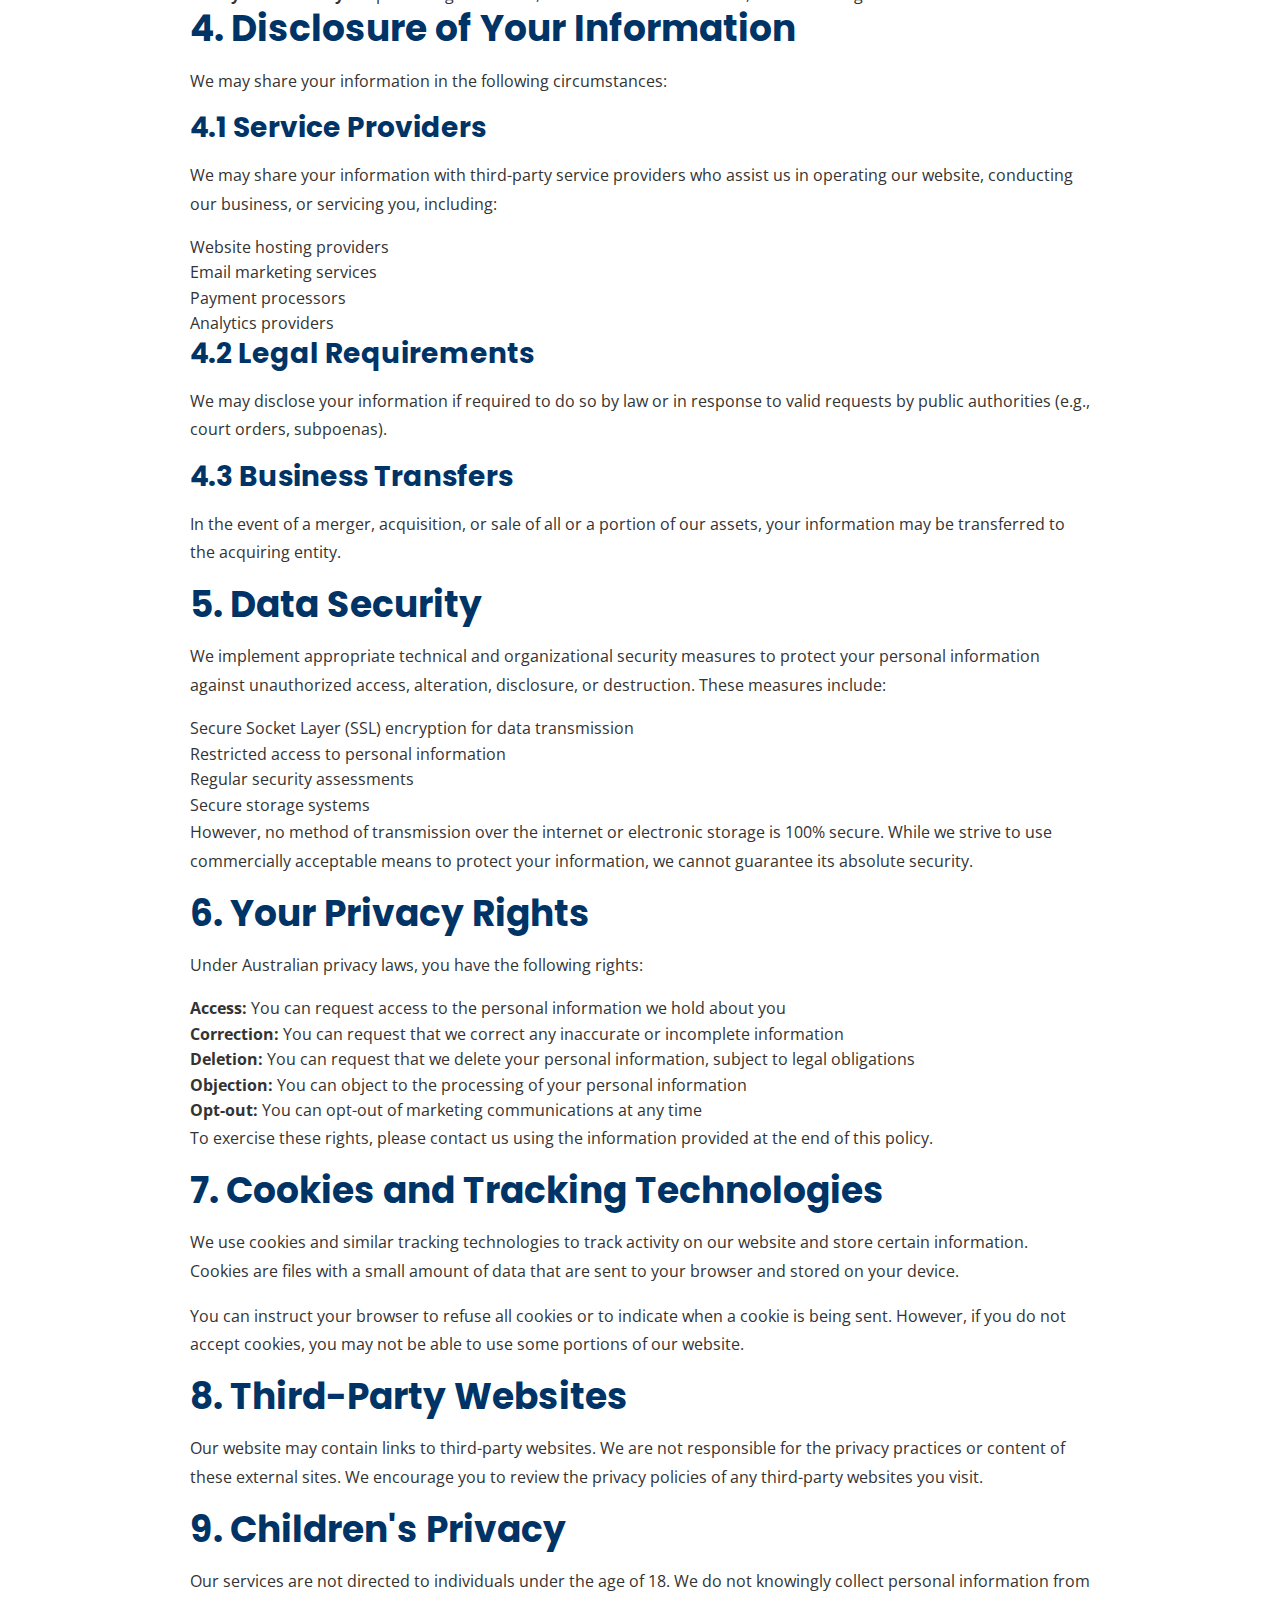
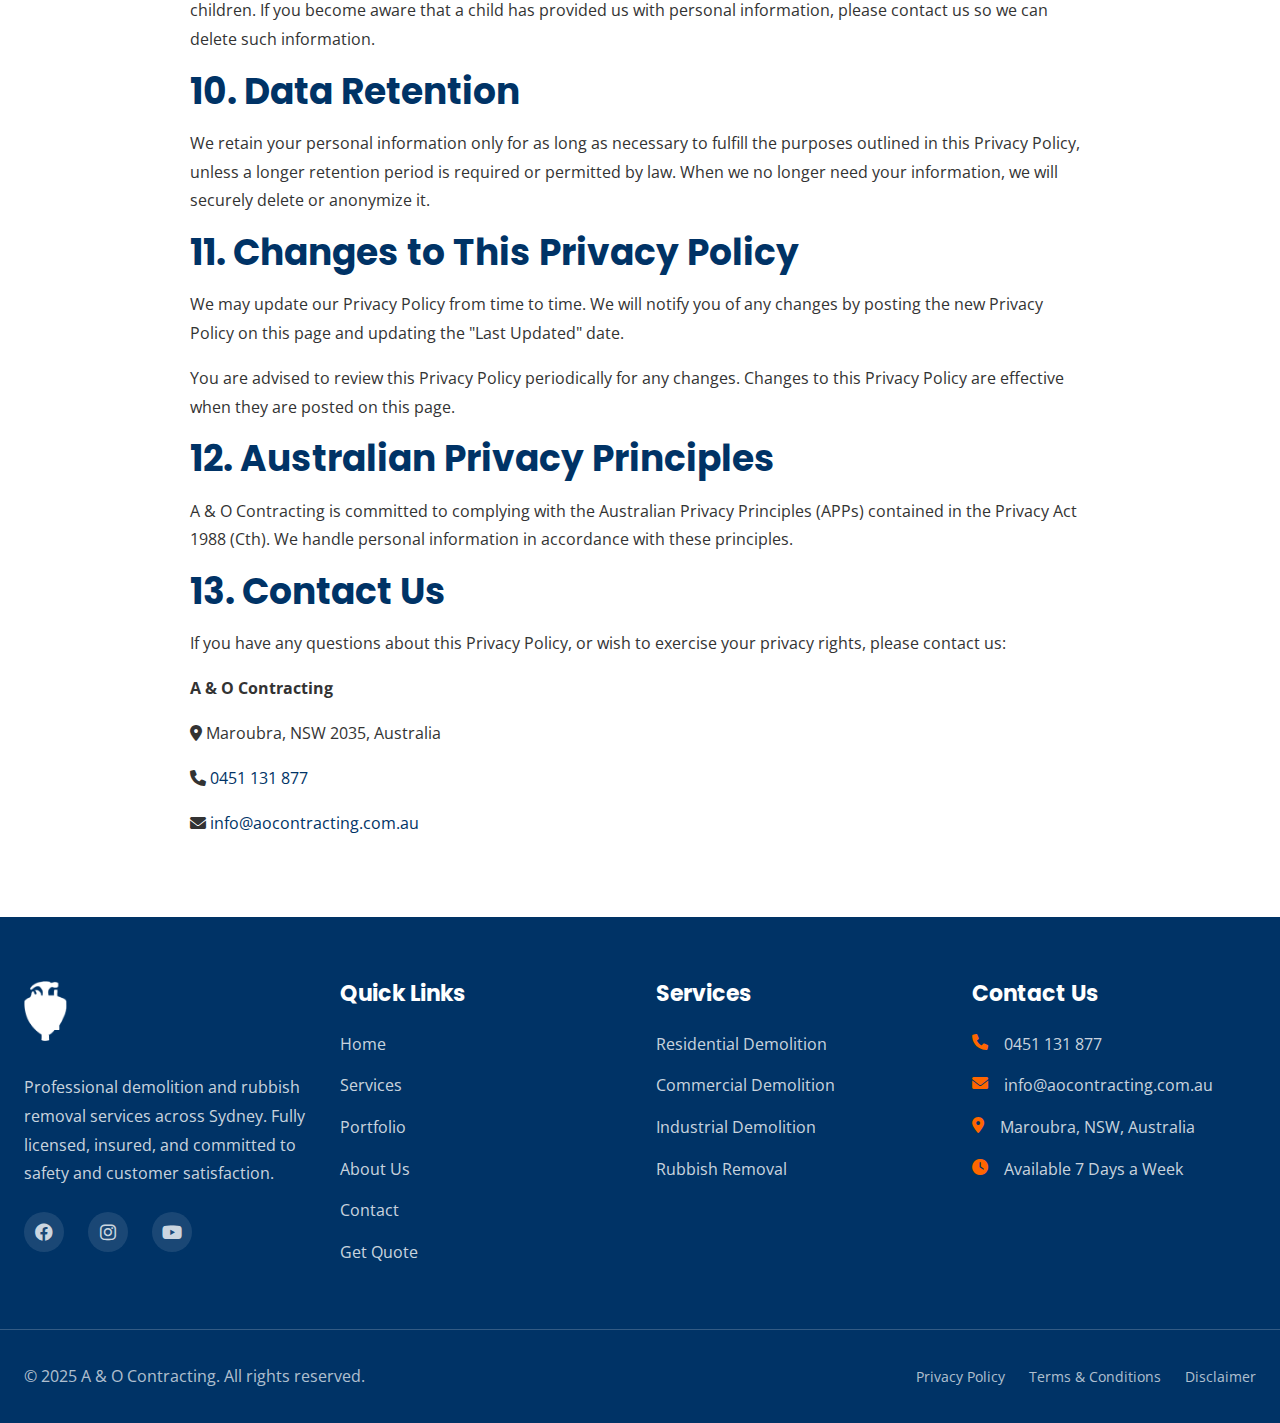
<file: privacy.html>
<!DOCTYPE html>
<html lang="en">
<head>
    <meta charset="UTF-8">
    <meta name="viewport" content="width=device-width, initial-scale=1.0">
    <meta name="description" content="Privacy Policy for A & O Contracting. Learn how we collect, use, and protect your personal information.">
    <meta name="author" content="A & O Contracting">
    <meta name="robots" content="noindex, nofollow">
    
    <link rel="shortcut icon" href="assets/favicons/favicon.ico" type="image/x-icon">
    
    <link rel="preconnect" href="https://fonts.googleapis.com">
    <link rel="preconnect" href="https://fonts.gstatic.com" crossorigin>
    <link href="https://fonts.googleapis.com/css2?family=Poppins:wght@400;600;700;800&family=Open+Sans:wght@300;400;600;700&family=Lato:wght@400;700&display=swap" rel="stylesheet">
    
    <link rel="stylesheet" href="https://cdnjs.cloudflare.com/ajax/libs/font-awesome/6.0.0/css/all.min.css"/>
    
    <link rel="stylesheet" href="css/variables.css?v=3.0">
    <link rel="stylesheet" href="css/style.css?v=3.1">
    <link rel="stylesheet" href="css/animations.css?v=3.0">
    <link rel="stylesheet" href="css/responsive.css?v=3.0">
    <link rel="stylesheet" href="css/chat-popup.css?v=3.2">
    
    <title>Privacy Policy - A & O Contracting</title>
</head>
<body>
    <header class="header" id="navbar">
        <nav class="navbar">
            <div class="container">
                <div class="navbar-content">
                    <div class="logo-section">
                        <a href="index.html" class="logo">
                            <img src="aocontract.png" alt="A & O Contracting Logo" class="logo-img">
                        </a>
                    </div>
                    
                    <nav class="nav-menu" id="nav-menu">
                        <ul class="nav-list">
                            <li class="nav-item"><a href="index.html" class="nav-link">Home</a></li>
                            <li class="nav-item dropdown">
                                <a href="#" class="nav-link">Services <i class="fas fa-chevron-down"></i></a>
                                <div class="dropdown-menu">
                                    <a href="services.html#residential" class="dropdown-item">Residential Demolition</a>
                                    <a href="services.html#commercial" class="dropdown-item">Commercial Demolition</a>
                                    <a href="services.html#industrial" class="dropdown-item">Industrial Demolition</a>
                                    <a href="services.html#rubbish" class="dropdown-item">Rubbish Removal</a>
                                </div>
                            </li>
                            <li class="nav-item"><a href="portfolio.html" class="nav-link">Portfolio</a></li>
                            <li class="nav-item"><a href="about.html" class="nav-link">About</a></li>
                            <li class="nav-item"><a href="contact.html" class="nav-link">Contact</a></li>
                        </ul>
                    </nav>
                    
                    <div class="nav-cta">
                        <a href="tel:+61451131877" class="btn btn-primary-sm">
                            <i class="fas fa-phone"></i> Call Now
                        </a>
                        <a href="quote.html" class="btn btn-secondary-sm">Get Quote</a>
                    </div>
                    
                    <div class="mobile-menu-toggle" id="mobile-toggle">
                        <span></span>
                        <span></span>
                        <span></span>
                    </div>
                </div>
            </div>
        </nav>
    </header>

    <section class="page-header">
        <div class="container">
            <h1>Privacy Policy</h1>
            <p>How we collect, use, and protect your personal information</p>
        </div>
    </section>

    <section class="legal-content">
        <div class="container">
            <div class="legal-document">
                <p class="legal-updated"><strong>Last Updated:</strong> November 5, 2025</p>
                
                <div class="legal-section">
                    <h2>1. Introduction</h2>
                    <p>A & O Contracting ("we", "our", or "us") is committed to protecting your privacy. This Privacy Policy explains how we collect, use, disclose, and safeguard your information when you visit our website or use our services.</p>
                    <p>By using our website or services, you agree to the collection and use of information in accordance with this policy.</p>
                </div>

                <div class="legal-section">
                    <h2>2. Information We Collect</h2>
                    
                    <h3>2.1 Personal Information</h3>
                    <p>We may collect personal information that you voluntarily provide to us when you:</p>
                    <ul>
                        <li>Request a quote or consultation</li>
                        <li>Fill out a contact form</li>
                        <li>Subscribe to our newsletter</li>
                        <li>Communicate with us via email or phone</li>
                        <li>Use our services</li>
                    </ul>
                    <p>This information may include:</p>
                    <ul>
                        <li>Name</li>
                        <li>Email address</li>
                        <li>Phone number</li>
                        <li>Postal address</li>
                        <li>Property details</li>
                        <li>Project requirements</li>
                    </ul>

                    <h3>2.2 Automatically Collected Information</h3>
                    <p>When you visit our website, we may automatically collect certain information about your device, including:</p>
                    <ul>
                        <li>IP address</li>
                        <li>Browser type and version</li>
                        <li>Operating system</li>
                        <li>Pages visited and time spent on pages</li>
                        <li>Referring website</li>
                        <li>Date and time of visit</li>
                    </ul>
                </div>

                <div class="legal-section">
                    <h2>3. How We Use Your Information</h2>
                    <p>We use the information we collect for the following purposes:</p>
                    <ul>
                        <li><strong>Service Provision:</strong> To provide quotes, schedule consultations, and deliver demolition and rubbish removal services</li>
                        <li><strong>Communication:</strong> To respond to your inquiries, send updates about your project, and provide customer support</li>
                        <li><strong>Marketing:</strong> To send promotional materials, special offers, and newsletters (with your consent)</li>
                        <li><strong>Improvement:</strong> To understand how our website is used and improve our services</li>
                        <li><strong>Legal Compliance:</strong> To comply with applicable laws, regulations, and legal processes</li>
                        <li><strong>Safety and Security:</strong> To protect against fraud, unauthorized transactions, and other illegal activities</li>
                    </ul>
                </div>

                <div class="legal-section">
                    <h2>4. Disclosure of Your Information</h2>
                    <p>We may share your information in the following circumstances:</p>
                    
                    <h3>4.1 Service Providers</h3>
                    <p>We may share your information with third-party service providers who assist us in operating our website, conducting our business, or servicing you, including:</p>
                    <ul>
                        <li>Website hosting providers</li>
                        <li>Email marketing services</li>
                        <li>Payment processors</li>
                        <li>Analytics providers</li>
                    </ul>

                    <h3>4.2 Legal Requirements</h3>
                    <p>We may disclose your information if required to do so by law or in response to valid requests by public authorities (e.g., court orders, subpoenas).</p>

                    <h3>4.3 Business Transfers</h3>
                    <p>In the event of a merger, acquisition, or sale of all or a portion of our assets, your information may be transferred to the acquiring entity.</p>
                </div>

                <div class="legal-section">
                    <h2>5. Data Security</h2>
                    <p>We implement appropriate technical and organizational security measures to protect your personal information against unauthorized access, alteration, disclosure, or destruction. These measures include:</p>
                    <ul>
                        <li>Secure Socket Layer (SSL) encryption for data transmission</li>
                        <li>Restricted access to personal information</li>
                        <li>Regular security assessments</li>
                        <li>Secure storage systems</li>
                    </ul>
                    <p>However, no method of transmission over the internet or electronic storage is 100% secure. While we strive to use commercially acceptable means to protect your information, we cannot guarantee its absolute security.</p>
                </div>

                <div class="legal-section">
                    <h2>6. Your Privacy Rights</h2>
                    <p>Under Australian privacy laws, you have the following rights:</p>
                    <ul>
                        <li><strong>Access:</strong> You can request access to the personal information we hold about you</li>
                        <li><strong>Correction:</strong> You can request that we correct any inaccurate or incomplete information</li>
                        <li><strong>Deletion:</strong> You can request that we delete your personal information, subject to legal obligations</li>
                        <li><strong>Objection:</strong> You can object to the processing of your personal information</li>
                        <li><strong>Opt-out:</strong> You can opt-out of marketing communications at any time</li>
                    </ul>
                    <p>To exercise these rights, please contact us using the information provided at the end of this policy.</p>
                </div>

                <div class="legal-section">
                    <h2>7. Cookies and Tracking Technologies</h2>
                    <p>We use cookies and similar tracking technologies to track activity on our website and store certain information. Cookies are files with a small amount of data that are sent to your browser and stored on your device.</p>
                    <p>You can instruct your browser to refuse all cookies or to indicate when a cookie is being sent. However, if you do not accept cookies, you may not be able to use some portions of our website.</p>
                </div>

                <div class="legal-section">
                    <h2>8. Third-Party Websites</h2>
                    <p>Our website may contain links to third-party websites. We are not responsible for the privacy practices or content of these external sites. We encourage you to review the privacy policies of any third-party websites you visit.</p>
                </div>

                <div class="legal-section">
                    <h2>9. Children's Privacy</h2>
                    <p>Our services are not directed to individuals under the age of 18. We do not knowingly collect personal information from children. If you become aware that a child has provided us with personal information, please contact us so we can delete such information.</p>
                </div>

                <div class="legal-section">
                    <h2>10. Data Retention</h2>
                    <p>We retain your personal information only for as long as necessary to fulfill the purposes outlined in this Privacy Policy, unless a longer retention period is required or permitted by law. When we no longer need your information, we will securely delete or anonymize it.</p>
                </div>

                <div class="legal-section">
                    <h2>11. Changes to This Privacy Policy</h2>
                    <p>We may update our Privacy Policy from time to time. We will notify you of any changes by posting the new Privacy Policy on this page and updating the "Last Updated" date.</p>
                    <p>You are advised to review this Privacy Policy periodically for any changes. Changes to this Privacy Policy are effective when they are posted on this page.</p>
                </div>

                <div class="legal-section">
                    <h2>12. Australian Privacy Principles</h2>
                    <p>A & O Contracting is committed to complying with the Australian Privacy Principles (APPs) contained in the Privacy Act 1988 (Cth). We handle personal information in accordance with these principles.</p>
                </div>

                <div class="legal-section">
                    <h2>13. Contact Us</h2>
                    <p>If you have any questions about this Privacy Policy, or wish to exercise your privacy rights, please contact us:</p>
                    <div class="contact-details">
                        <p><strong>A & O Contracting</strong></p>
                        <p><i class="fas fa-map-marker-alt"></i> Maroubra, NSW 2035, Australia</p>
                        <p><i class="fas fa-phone"></i> <a href="tel:+61451131877">0451 131 877</a></p>
                        <p><i class="fas fa-envelope"></i> <a href="mailto:info@aocontracting.com.au">info@aocontracting.com.au</a></p>
                    </div>
                </div>
            </div>
        </div>
    </section>

    <footer class="footer">
        <div class="footer-content">
            <div class="container">
                <div class="footer-grid">
                    <div class="footer-col">
                        <div class="footer-logo">
                            <img src="aocontract.png" alt="A & O Contracting Logo" class="footer-logo-img">
                        </div>
                        <p>Professional demolition and rubbish removal services across Sydney. Fully licensed, insured, and committed to safety and customer satisfaction.</p>
                        <div class="social-links">
                            <a href="https://facebook.com/aocontracting" target="_blank" rel="noopener" title="Facebook">
                                <i class="fab fa-facebook"></i>
                            </a>
                            <a href="https://instagram.com/aocontracting" target="_blank" rel="noopener" title="Instagram">
                                <i class="fab fa-instagram"></i>
                            </a>
                            <a href="https://youtube.com/@aocontracting" target="_blank" rel="noopener" title="YouTube">
                                <i class="fab fa-youtube"></i>
                            </a>
                        </div>
                    </div>
                    
                    <div class="footer-col">
                        <h4>Quick Links</h4>
                        <ul>
                            <li><a href="index.html">Home</a></li>
                            <li><a href="services.html">Services</a></li>
                            <li><a href="portfolio.html">Portfolio</a></li>
                            <li><a href="about.html">About Us</a></li>
                            <li><a href="contact.html">Contact</a></li>
                            <li><a href="quote.html">Get Quote</a></li>
                        </ul>
                    </div>
                    
                    <div class="footer-col">
                        <h4>Services</h4>
                        <ul>
                            <li><a href="services.html#residential">Residential Demolition</a></li>
                            <li><a href="services.html#commercial">Commercial Demolition</a></li>
                            <li><a href="services.html#industrial">Industrial Demolition</a></li>
                            <li><a href="services.html#rubbish">Rubbish Removal</a></li>
                        </ul>
                    </div>
                    
                    <div class="footer-col">
                        <h4>Contact Us</h4>
                        <ul class="contact-info">
                            <li>
                                <i class="fas fa-phone"></i>
                                <a href="tel:+61451131877">0451 131 877</a>
                            </li>
                            <li>
                                <i class="fas fa-envelope"></i>
                                <a href="mailto:info@aocontracting.com.au">info@aocontracting.com.au</a>
                            </li>
                            <li>
                                <i class="fas fa-map-marker-alt"></i>
                                <span>Maroubra, NSW, Australia</span>
                            </li>
                            <li>
                                <i class="fas fa-clock"></i>
                                <span>Available 7 Days a Week</span>
                            </li>
                        </ul>
                    </div>
                </div>
            </div>
        </div>
        
        <div class="footer-bottom">
            <div class="container">
                <div class="footer-bottom-content">
                    <p>&copy; 2025 A & O Contracting. All rights reserved.</p>
                    <div class="footer-links">
                        <a href="privacy.html">Privacy Policy</a>
                        <a href="terms.html">Terms & Conditions</a>
                        <a href="disclaimer.html">Disclaimer</a>
                    </div>
                </div>
            </div>
        </div>
    </footer>

    <button class="back-to-top" id="back-to-top" title="Back to top">
        <i class="fas fa-arrow-up"></i>
    </button>

    <script src="https://code.jquery.com/jquery-3.6.0.min.js"></script>
    <script src="js/main.js"></script>
    <script src="js/mobile-menu.js?v=3.1"></script>

    <!-- CHAT POPUP SCRIPTS -->
    <script src="js/openrouter-api.js?v=3.0"></script>
    <script src="js/chat-popup.js?v=3.0"></script>
    <script>
        document.addEventListener('DOMContentLoaded', function() {
            fetch('/api/get-chat-config.php')
                .then(res => res.ok ? res.json() : Promise.reject('Failed to load config'))
                .then(config => {
                    window.chatPopup = new ChatPopup('BACKEND_PROXY', config);
                    console.log('✅ Chat initialized');
                })
                .catch(err => console.error('⚠️ Chat initialization failed:', err));
        });
    </script>

</body>
</html>
</file>
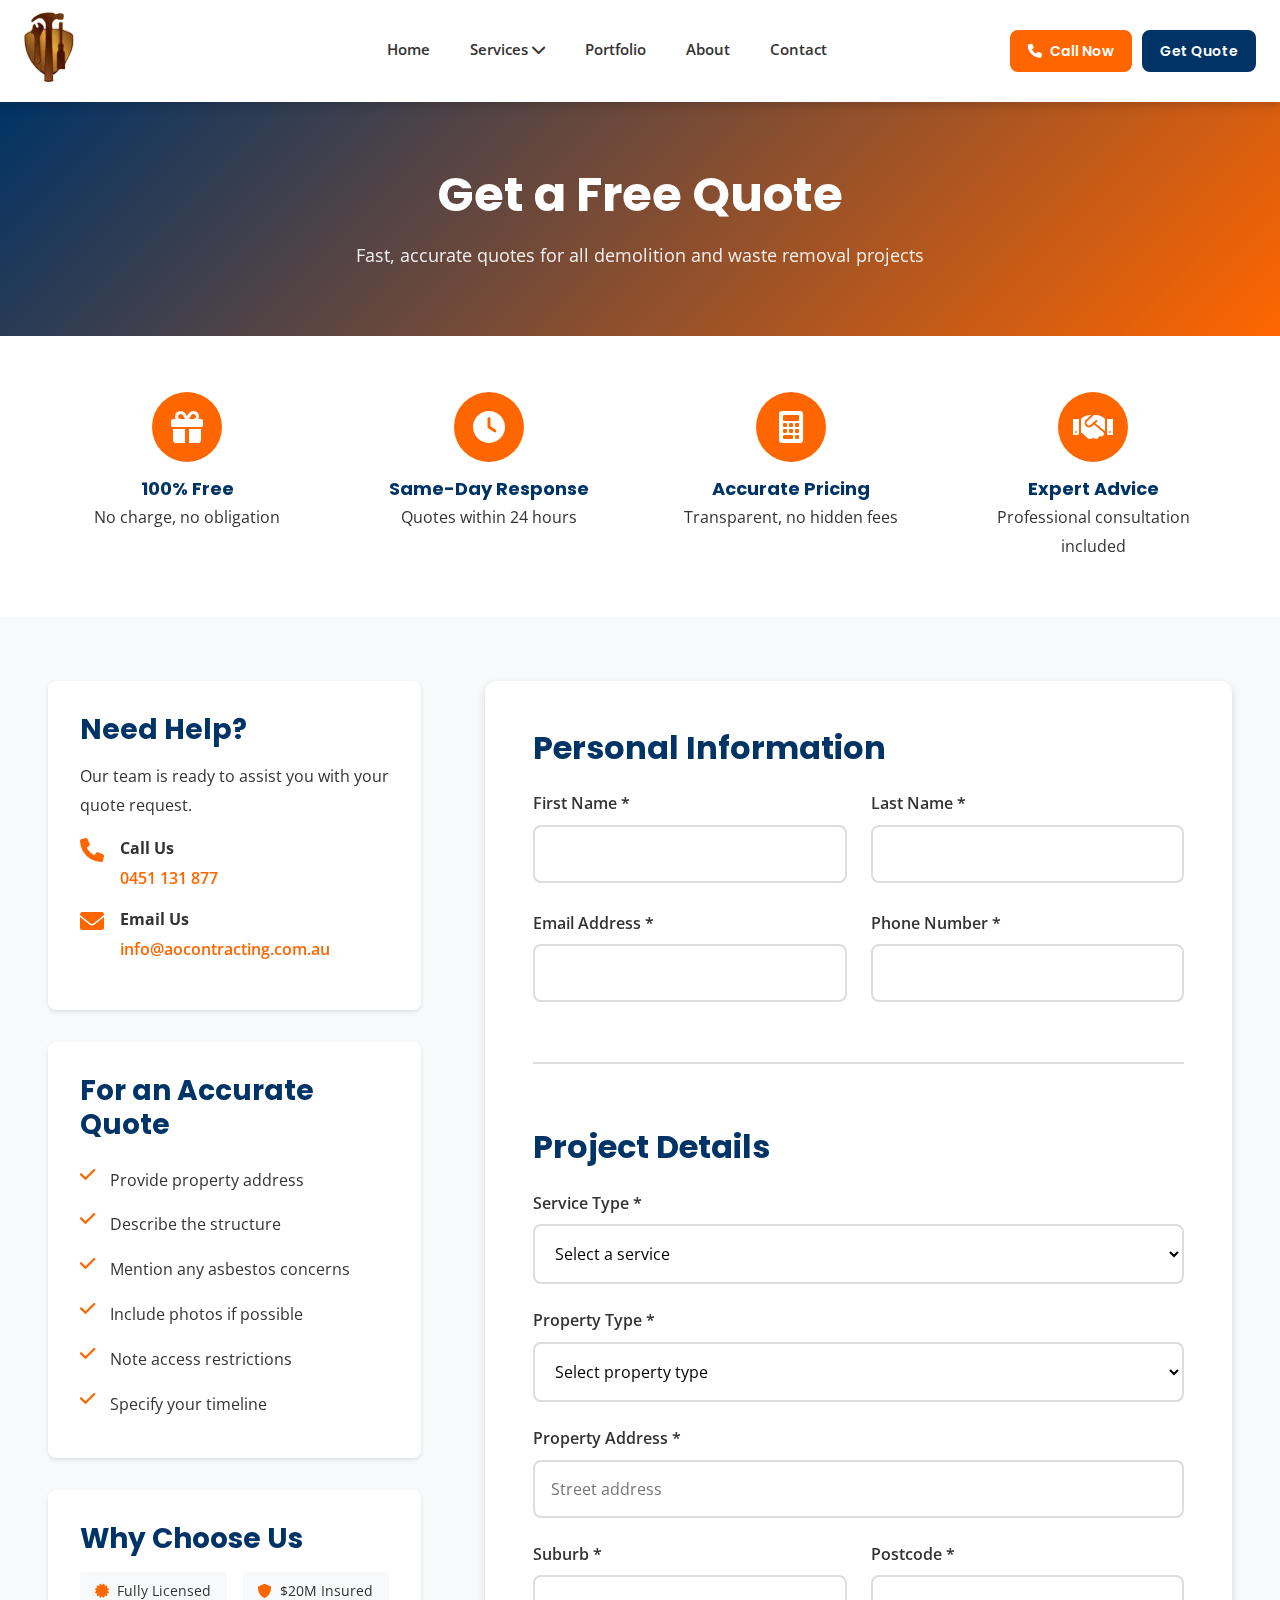
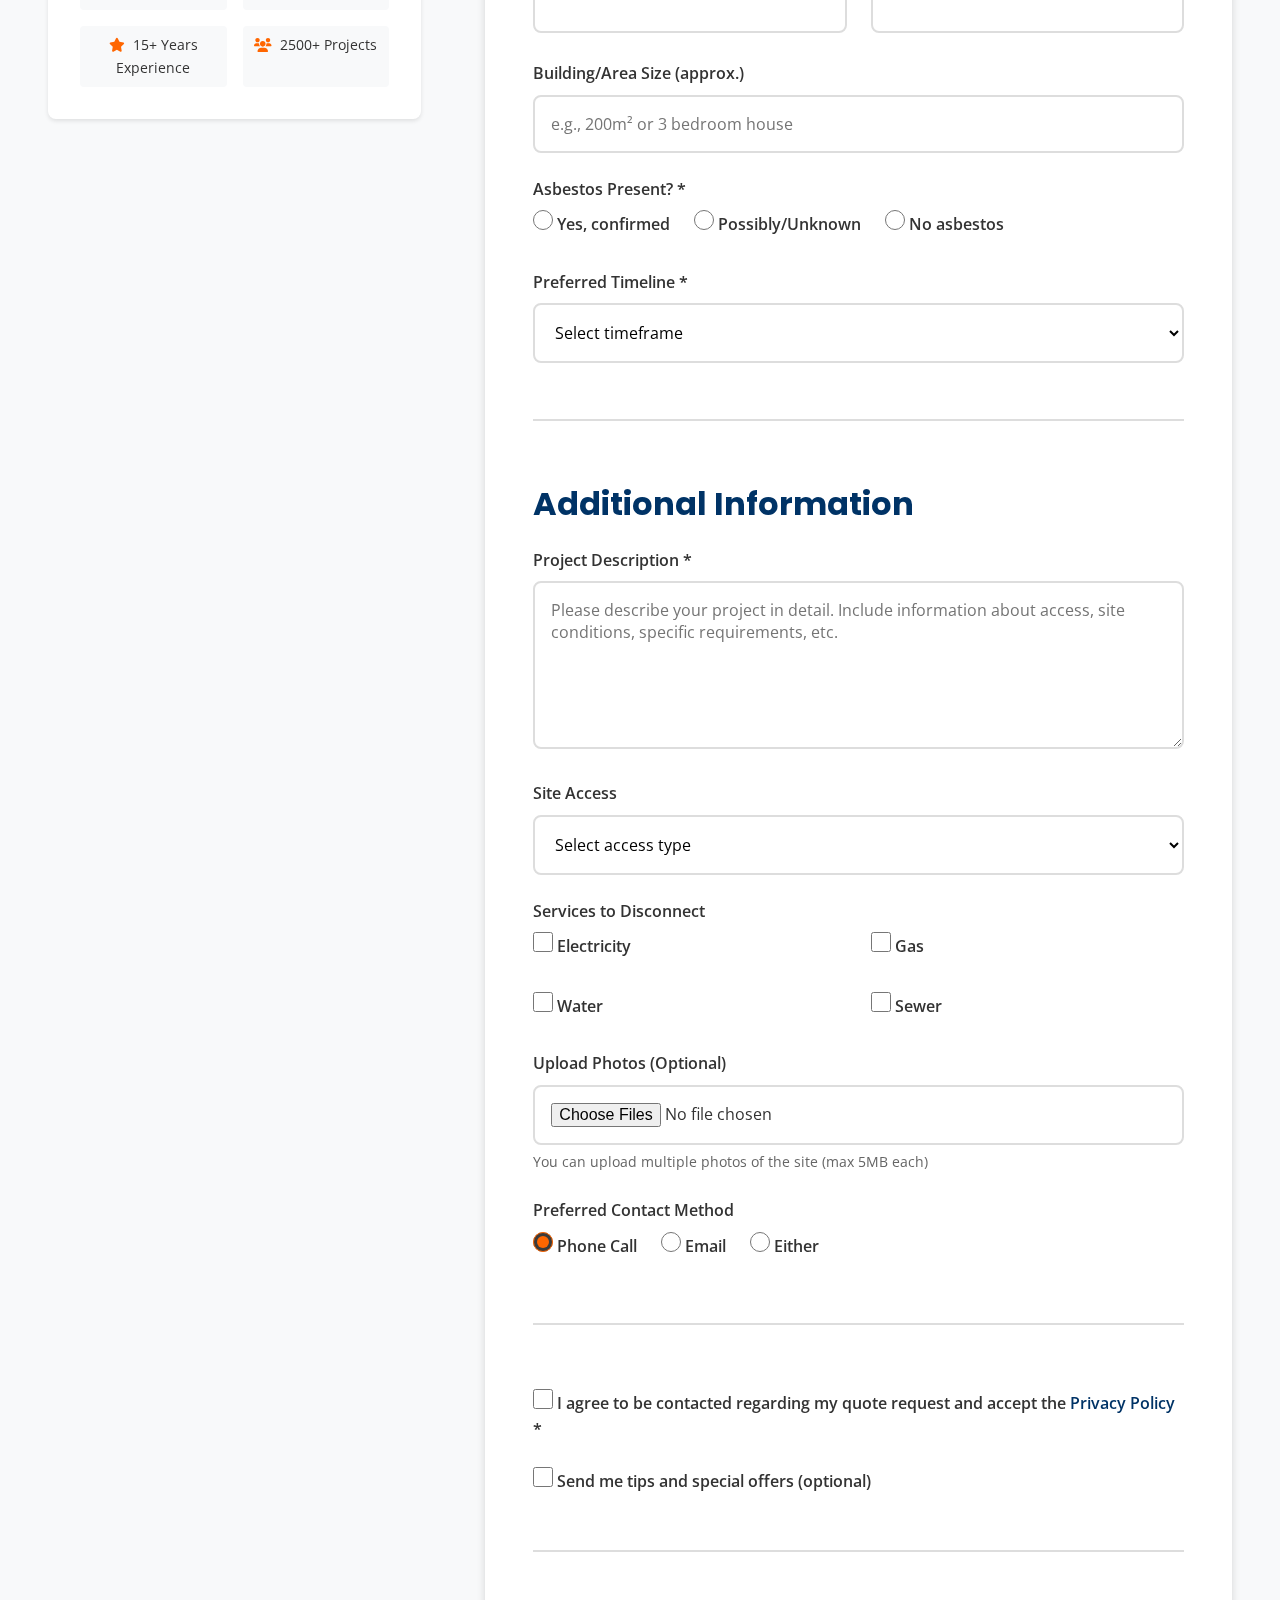
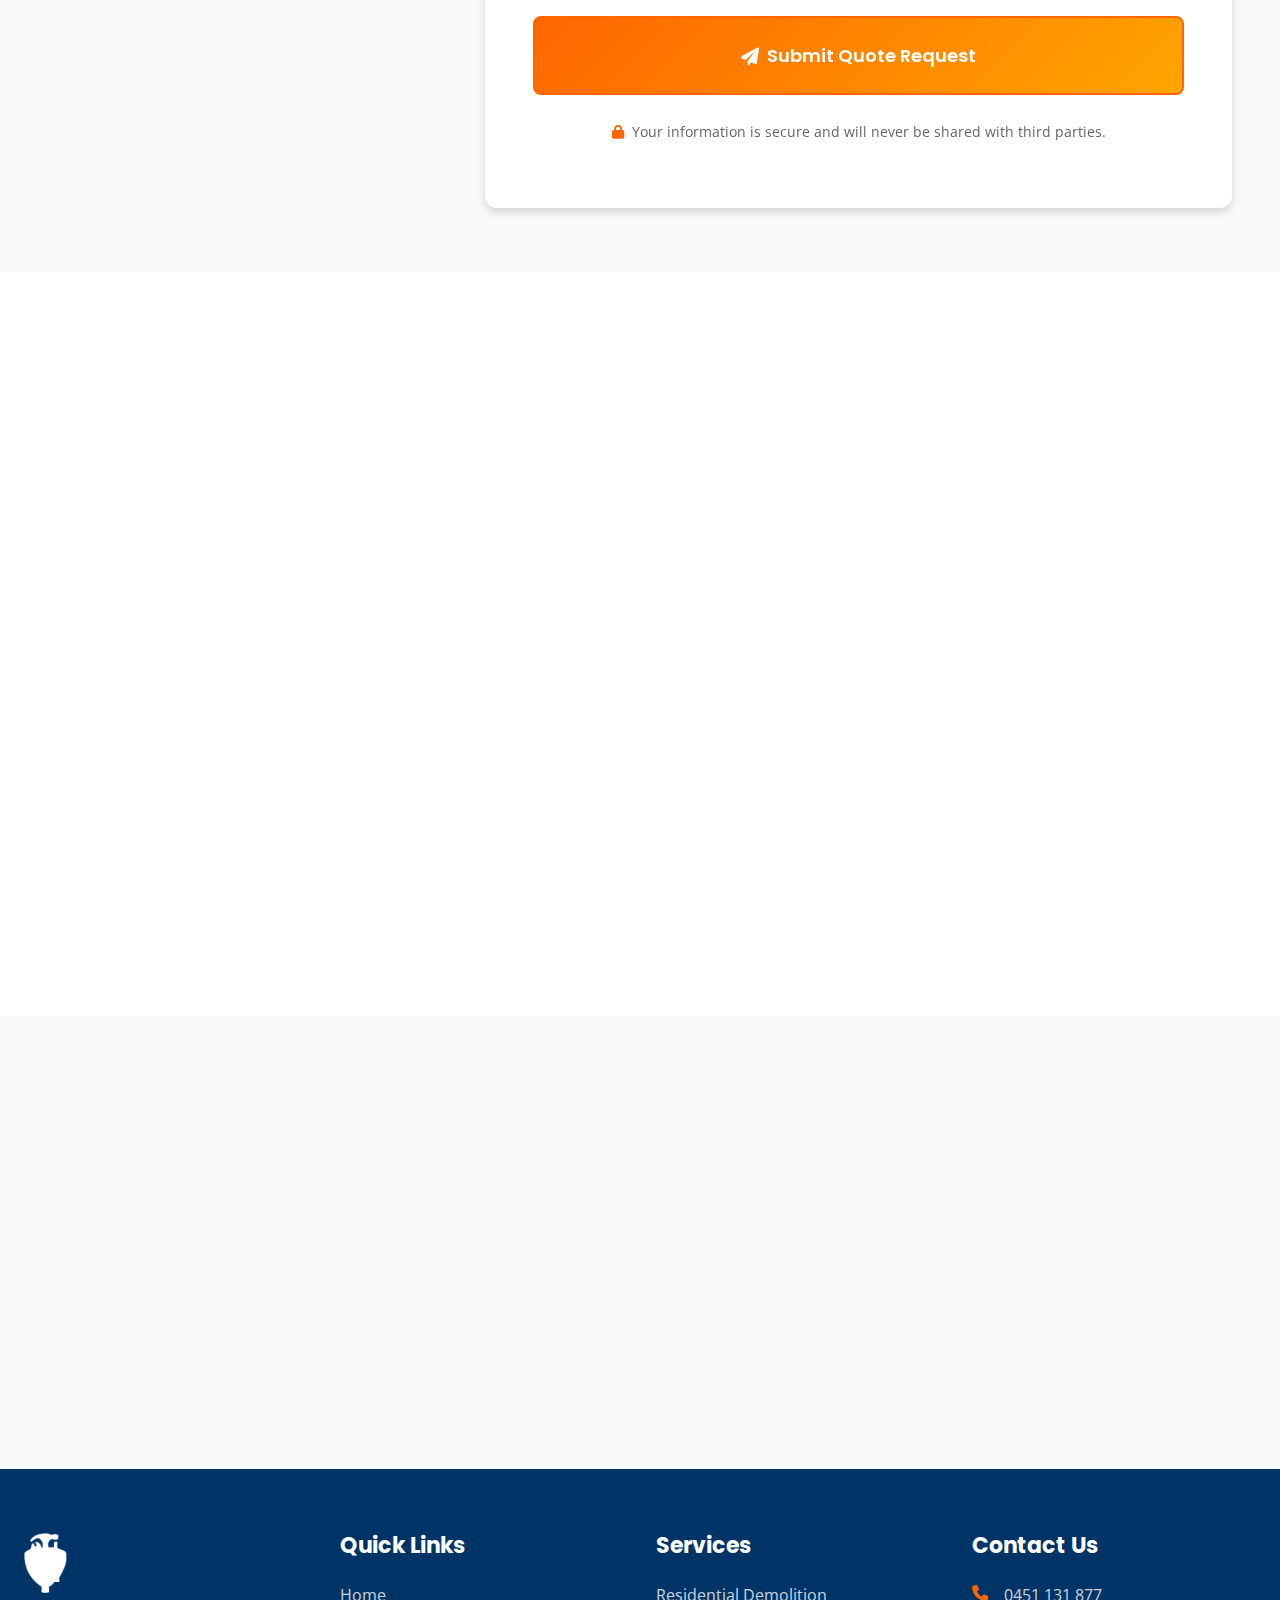
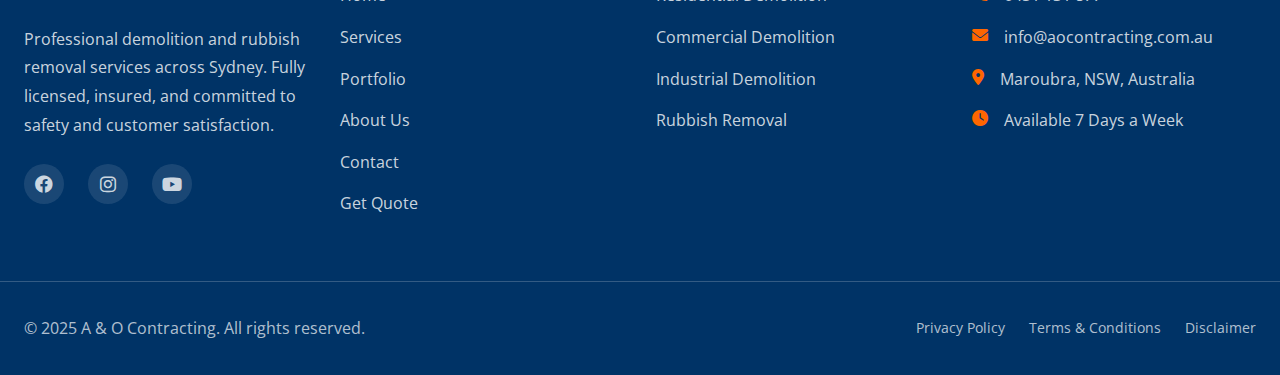
<file: quote.html>
<!DOCTYPE html>
<html lang="en">
<head>
    <meta charset="UTF-8">
    <meta name="viewport" content="width=device-width, initial-scale=1.0">
    <meta name="description" content="Request a free quote for demolition services in Sydney. Fast response, competitive pricing, and no hidden fees from A & O Contracting.">
    <meta name="keywords" content="demolition quote Sydney, free demolition quote, demolition cost estimate">
    <meta name="author" content="A & O Contracting">
    <meta property="og:title" content="Get a Free Quote - A & O Contracting">
    <meta property="og:description" content="Request your free demolition quote today. Same-day response guaranteed.">
    
    <link rel="icon" type="image/svg+xml" href="favicon.svg">
    <link rel="shortcut icon" href="favicon.svg" type="image/svg+xml">
    
    <link rel="preconnect" href="https://fonts.googleapis.com">
    <link rel="preconnect" href="https://fonts.gstatic.com" crossorigin>
    <link href="https://fonts.googleapis.com/css2?family=Poppins:wght@400;600;700;800&family=Open+Sans:wght@300;400;600;700&family=Lato:wght@400;700&display=swap" rel="stylesheet">
    
    <link rel="stylesheet" href="https://cdnjs.cloudflare.com/ajax/libs/font-awesome/6.0.0/css/all.min.css"/>
    <link rel="stylesheet" href="https://unpkg.com/aos@next/dist/aos.css" />
    
    <link rel="stylesheet" href="css/variables.css?v=3.0">
    <link rel="stylesheet" href="css/style.css?v=3.1">
    <link rel="stylesheet" href="css/animations.css?v=3.0">
    <link rel="stylesheet" href="css/responsive.css?v=3.0">
    <link rel="stylesheet" href="css/chat-popup.css?v=3.2">
    
    <title>Get a Free Quote - A & O Contracting Sydney</title>
</head>
<body>
    <header class="header" id="navbar">
        <nav class="navbar">
            <div class="container">
                <div class="navbar-content">
                    <div class="logo-section">
                        <a href="index.html" class="logo">
                            <img src="aocontract.png" alt="A & O Contracting Logo" class="logo-img">
                        </a>
                    </div>
                    
                    <nav class="nav-menu" id="nav-menu">
                        <ul class="nav-list">
                            <li class="nav-item"><a href="index.html" class="nav-link">Home</a></li>
                            <li class="nav-item dropdown">
                                <a href="#" class="nav-link">Services <i class="fas fa-chevron-down"></i></a>
                                <div class="dropdown-menu">
                                    <a href="services.html#residential" class="dropdown-item">Residential Demolition</a>
                                    <a href="services.html#commercial" class="dropdown-item">Commercial Demolition</a>
                                    <a href="services.html#industrial" class="dropdown-item">Industrial Demolition</a>
                                    <a href="services.html#rubbish" class="dropdown-item">Rubbish Removal</a>
                                </div>
                            </li>
                            <li class="nav-item"><a href="portfolio.html" class="nav-link">Portfolio</a></li>
                            <li class="nav-item"><a href="about.html" class="nav-link">About</a></li>
                            <li class="nav-item"><a href="contact.html" class="nav-link">Contact</a></li>
                        </ul>
                    </nav>
                    
                    <div class="nav-cta">
                        <a href="tel:+61451131877" class="btn btn-primary-sm">
                            <i class="fas fa-phone"></i> Call Now
                        </a>
                        <a href="quote.html" class="btn btn-secondary-sm active">Get Quote</a>
                    </div>
                    
                    <div class="mobile-menu-toggle" id="mobile-toggle">
                        <span></span>
                        <span></span>
                        <span></span>
                    </div>
                </div>
            </div>
        </nav>
    </header>

    <section class="page-header">
        <div class="container">
            <h1 data-aos="fade-up">Get a Free Quote</h1>
            <p data-aos="fade-up" data-aos-delay="100">Fast, accurate quotes for all demolition and waste removal projects</p>
        </div>
    </section>

    <section class="quote-benefits">
        <div class="container">
            <div class="benefits-grid">
                <div class="benefit-item" data-aos="fade-up">
                    <div class="benefit-icon">
                        <i class="fas fa-gift"></i>
                    </div>
                    <h3>100% Free</h3>
                    <p>No charge, no obligation</p>
                </div>
                
                <div class="benefit-item" data-aos="fade-up" data-aos-delay="100">
                    <div class="benefit-icon">
                        <i class="fas fa-clock"></i>
                    </div>
                    <h3>Same-Day Response</h3>
                    <p>Quotes within 24 hours</p>
                </div>
                
                <div class="benefit-item" data-aos="fade-up" data-aos-delay="200">
                    <div class="benefit-icon">
                        <i class="fas fa-calculator"></i>
                    </div>
                    <h3>Accurate Pricing</h3>
                    <p>Transparent, no hidden fees</p>
                </div>
                
                <div class="benefit-item" data-aos="fade-up" data-aos-delay="300">
                    <div class="benefit-icon">
                        <i class="fas fa-handshake"></i>
                    </div>
                    <h3>Expert Advice</h3>
                    <p>Professional consultation included</p>
                </div>
            </div>
        </div>
    </section>

    <section class="quote-form-section">
        <div class="container">
            <div class="quote-layout">
                <div class="quote-sidebar" data-aos="fade-right">
                    <div class="quote-help">
                        <h3>Need Help?</h3>
                        <p>Our team is ready to assist you with your quote request.</p>
                        
                        <div class="help-contact">
                            <i class="fas fa-phone"></i>
                            <div>
                                <strong>Call Us</strong>
                                <a href="tel:+61451131877">0451 131 877</a>
                            </div>
                        </div>
                        
                        <div class="help-contact">
                            <i class="fas fa-envelope"></i>
                            <div>
                                <strong>Email Us</strong>
                                <a href="mailto:info@aocontracting.com.au">info@aocontracting.com.au</a>
                            </div>
                        </div>
                    </div>
                    
                    <div class="quote-tips">
                        <h3>For an Accurate Quote</h3>
                        <ul>
                            <li><i class="fas fa-check"></i> Provide property address</li>
                            <li><i class="fas fa-check"></i> Describe the structure</li>
                            <li><i class="fas fa-check"></i> Mention any asbestos concerns</li>
                            <li><i class="fas fa-check"></i> Include photos if possible</li>
                            <li><i class="fas fa-check"></i> Note access restrictions</li>
                            <li><i class="fas fa-check"></i> Specify your timeline</li>
                        </ul>
                    </div>
                    
                    <div class="trust-badges">
                        <h3>Why Choose Us</h3>
                        <div class="badge-list">
                            <div class="trust-badge">
                                <i class="fas fa-certificate"></i> Fully Licensed
                            </div>
                            <div class="trust-badge">
                                <i class="fas fa-shield-alt"></i> $20M Insured
                            </div>
                            <div class="trust-badge">
                                <i class="fas fa-star"></i> 15+ Years Experience
                            </div>
                            <div class="trust-badge">
                                <i class="fas fa-users"></i> 2500+ Projects
                            </div>
                        </div>
                    </div>
                </div>
                
                <div class="quote-form-container" data-aos="fade-left">
                    <form id="quote-form" class="quote-form">
                        <div class="form-section">
                            <h3>Personal Information</h3>
                            
                            <div class="form-row">
                                <div class="form-group">
                                    <label for="first-name">First Name *</label>
                                    <input type="text" id="first-name" name="firstName" required>
                                    <span class="error-message"></span>
                                </div>
                                
                                <div class="form-group">
                                    <label for="last-name">Last Name *</label>
                                    <input type="text" id="last-name" name="lastName" required>
                                    <span class="error-message"></span>
                                </div>
                            </div>
                            
                            <div class="form-row">
                                <div class="form-group">
                                    <label for="quote-email">Email Address *</label>
                                    <input type="email" id="quote-email" name="email" required>
                                    <span class="error-message"></span>
                                </div>
                                
                                <div class="form-group">
                                    <label for="quote-phone">Phone Number *</label>
                                    <input type="tel" id="quote-phone" name="phone" required>
                                    <span class="error-message"></span>
                                </div>
                            </div>
                        </div>
                        
                        <div class="form-section">
                            <h3>Project Details</h3>
                            
                            <div class="form-group">
                                <label for="service-type">Service Type *</label>
                                <select id="service-type" name="serviceType" required>
                                    <option value="">Select a service</option>
                                    <option value="residential-full">Residential - Full Demolition</option>
                                    <option value="residential-partial">Residential - Partial Demolition</option>
                                    <option value="residential-interior">Residential - Interior Strip-Out</option>
                                    <option value="commercial-demolition">Commercial - Building Demolition</option>
                                    <option value="commercial-fitout">Commercial - Fitout Removal</option>
                                    <option value="industrial">Industrial Demolition</option>
                                    <option value="pool-removal">Pool Removal</option>
                                    <option value="garage-shed">Garage/Shed Removal</option>
                                    <option value="rubbish-removal">Rubbish Removal Only</option>
                                    <option value="asbestos">Asbestos Removal</option>
                                    <option value="other">Other (Please Specify)</option>
                                </select>
                                <span class="error-message"></span>
                            </div>
                            
                            <div class="form-group">
                                <label for="property-type">Property Type *</label>
                                <select id="property-type" name="propertyType" required>
                                    <option value="">Select property type</option>
                                    <option value="house">House</option>
                                    <option value="unit">Unit/Apartment</option>
                                    <option value="townhouse">Townhouse</option>
                                    <option value="duplex">Duplex</option>
                                    <option value="office">Office</option>
                                    <option value="retail">Retail Space</option>
                                    <option value="warehouse">Warehouse</option>
                                    <option value="factory">Factory</option>
                                    <option value="other">Other</option>
                                </select>
                                <span class="error-message"></span>
                            </div>
                            
                            <div class="form-group">
                                <label for="address">Property Address *</label>
                                <input type="text" id="address" name="address" placeholder="Street address" required>
                                <span class="error-message"></span>
                            </div>
                            
                            <div class="form-row">
                                <div class="form-group">
                                    <label for="suburb">Suburb *</label>
                                    <input type="text" id="suburb" name="suburb" required>
                                    <span class="error-message"></span>
                                </div>
                                
                                <div class="form-group">
                                    <label for="postcode">Postcode *</label>
                                    <input type="text" id="postcode" name="postcode" required pattern="[0-9]{4}">
                                    <span class="error-message"></span>
                                </div>
                            </div>
                            
                            <div class="form-group">
                                <label for="building-size">Building/Area Size (approx.)</label>
                                <input type="text" id="building-size" name="buildingSize" placeholder="e.g., 200m² or 3 bedroom house">
                            </div>
                            
                            <div class="form-group">
                                <label>Asbestos Present? *</label>
                                <div class="radio-group">
                                    <label class="radio-label">
                                        <input type="radio" name="asbestos" value="yes" required>
                                        <span>Yes, confirmed</span>
                                    </label>
                                    <label class="radio-label">
                                        <input type="radio" name="asbestos" value="possible">
                                        <span>Possibly/Unknown</span>
                                    </label>
                                    <label class="radio-label">
                                        <input type="radio" name="asbestos" value="no">
                                        <span>No asbestos</span>
                                    </label>
                                </div>
                                <span class="error-message"></span>
                            </div>
                            
                            <div class="form-group">
                                <label for="timeline">Preferred Timeline *</label>
                                <select id="timeline" name="timeline" required>
                                    <option value="">Select timeframe</option>
                                    <option value="urgent">ASAP (Within 1 week)</option>
                                    <option value="soon">Within 2-4 weeks</option>
                                    <option value="month">Within 1-2 months</option>
                                    <option value="flexible">Flexible timing</option>
                                </select>
                                <span class="error-message"></span>
                            </div>
                        </div>
                        
                        <div class="form-section">
                            <h3>Additional Information</h3>
                            
                            <div class="form-group">
                                <label for="project-description">Project Description *</label>
                                <textarea id="project-description" name="description" rows="6" required placeholder="Please describe your project in detail. Include information about access, site conditions, specific requirements, etc."></textarea>
                                <span class="error-message"></span>
                            </div>
                            
                            <div class="form-group">
                                <label for="site-access">Site Access</label>
                                <select id="site-access" name="siteAccess">
                                    <option value="">Select access type</option>
                                    <option value="easy">Easy access (street frontage)</option>
                                    <option value="moderate">Moderate (driveway, some restrictions)</option>
                                    <option value="difficult">Difficult (rear access, narrow paths)</option>
                                    <option value="crane">May require crane</option>
                                </select>
                            </div>
                            
                            <div class="form-group">
                                <label>Services to Disconnect</label>
                                <div class="checkbox-grid">
                                    <label class="checkbox-label">
                                        <input type="checkbox" name="services[]" value="electricity">
                                        <span>Electricity</span>
                                    </label>
                                    <label class="checkbox-label">
                                        <input type="checkbox" name="services[]" value="gas">
                                        <span>Gas</span>
                                    </label>
                                    <label class="checkbox-label">
                                        <input type="checkbox" name="services[]" value="water">
                                        <span>Water</span>
                                    </label>
                                    <label class="checkbox-label">
                                        <input type="checkbox" name="services[]" value="sewer">
                                        <span>Sewer</span>
                                    </label>
                                </div>
                            </div>
                            
                            <div class="form-group">
                                <label for="photo-upload">Upload Photos (Optional)</label>
                                <input type="file" id="photo-upload" name="photos" multiple accept="image/*">
                                <p class="field-note">You can upload multiple photos of the site (max 5MB each)</p>
                            </div>
                            
                            <div class="form-group">
                                <label for="contact-preference">Preferred Contact Method</label>
                                <div class="radio-group">
                                    <label class="radio-label">
                                        <input type="radio" name="contactPreference" value="phone" checked>
                                        <span>Phone Call</span>
                                    </label>
                                    <label class="radio-label">
                                        <input type="radio" name="contactPreference" value="email">
                                        <span>Email</span>
                                    </label>
                                    <label class="radio-label">
                                        <input type="radio" name="contactPreference" value="both">
                                        <span>Either</span>
                                    </label>
                                </div>
                            </div>
                        </div>
                        
                        <div class="form-section">
                            <div class="form-group checkbox-group">
                                <label class="checkbox-label">
                                    <input type="checkbox" name="consent" required>
                                    <span>I agree to be contacted regarding my quote request and accept the <a href="#">Privacy Policy</a> *</span>
                                </label>
                            </div>
                            
                            <div class="form-group checkbox-group">
                                <label class="checkbox-label">
                                    <input type="checkbox" name="newsletter">
                                    <span>Send me tips and special offers (optional)</span>
                                </label>
                            </div>
                        </div>
                        
                        <button type="submit" class="btn btn-primary btn-large btn-full">
                            <i class="fas fa-paper-plane"></i> Submit Quote Request
                        </button>
                        
                        <div class="form-response"></div>
                        
                        <p class="form-note">
                            <i class="fas fa-lock"></i> Your information is secure and will never be shared with third parties.
                        </p>
                    </form>
                </div>
            </div>
        </div>
    </section>

    <section class="quote-process">
        <div class="container">
            <div class="section-header" data-aos="fade-up">
                <h2>What Happens Next?</h2>
                <p>Our simple 4-step process</p>
            </div>
            
            <div class="process-timeline">
                <div class="timeline-item" data-aos="fade-up">
                    <div class="timeline-number">1</div>
                    <div class="timeline-content">
                        <h3>Submit Your Request</h3>
                        <p>Fill out the quote form with your project details. The more information you provide, the more accurate our quote will be.</p>
                    </div>
                </div>
                
                <div class="timeline-item" data-aos="fade-up" data-aos-delay="100">
                    <div class="timeline-number">2</div>
                    <div class="timeline-content">
                        <h3>We Review & Respond</h3>
                        <p>Our team reviews your request and contacts you within 24 hours (usually same day) to discuss your project and schedule a site visit if needed.</p>
                    </div>
                </div>
                
                <div class="timeline-item" data-aos="fade-up" data-aos-delay="200">
                    <div class="timeline-number">3</div>
                    <div class="timeline-content">
                        <h3>Receive Your Quote</h3>
                        <p>We provide a detailed, itemized quote with no hidden fees. We'll explain everything and answer any questions you have.</p>
                    </div>
                </div>
                
                <div class="timeline-item" data-aos="fade-up" data-aos-delay="300">
                    <div class="timeline-number">4</div>
                    <div class="timeline-content">
                        <h3>Schedule Your Project</h3>
                        <p>Once you're happy with the quote, we'll book your project at a time that suits you and get to work!</p>
                    </div>
                </div>
            </div>
        </div>
    </section>

    <section class="testimonials-mini">
        <div class="container">
            <div class="section-header" data-aos="fade-up">
                <h2>What Our Customers Say</h2>
            </div>
            
            <div class="testimonials-mini-grid">
                <div class="testimonial-mini" data-aos="fade-up">
                    <div class="stars">★★★★★</div>
                    <p>"Quick quote, fair price, excellent work. Highly recommended!"</p>
                    <strong>- Sarah M., Bondi</strong>
                </div>
                
                <div class="testimonial-mini" data-aos="fade-up" data-aos-delay="100">
                    <div class="stars">★★★★★</div>
                    <p>"The quote was detailed and transparent. No surprises at all."</p>
                    <strong>- David L., Parramatta</strong>
                </div>
                
                <div class="testimonial-mini" data-aos="fade-up" data-aos-delay="200">
                    <div class="stars">★★★★★</div>
                    <p>"Same-day response and competitive pricing. Very professional."</p>
                    <strong>- Emma K., Maroubra</strong>
                </div>
            </div>
        </div>
    </section>

    <footer class="footer">
        <div class="footer-content">
            <div class="container">
                <div class="footer-grid">
                    <div class="footer-col">
                        <div class="footer-logo">
                            <img src="aocontract.png" alt="A & O Contracting Logo" class="footer-logo-img">
                        </div>
                        <p>Professional demolition and rubbish removal services across Sydney. Fully licensed, insured, and committed to safety and customer satisfaction.</p>
                        <div class="social-links">
                            <a href="https://facebook.com/aocontracting" target="_blank" rel="noopener" title="Facebook">
                                <i class="fab fa-facebook"></i>
                            </a>
                            <a href="https://instagram.com/aocontracting" target="_blank" rel="noopener" title="Instagram">
                                <i class="fab fa-instagram"></i>
                            </a>
                            <a href="https://youtube.com/@aocontracting" target="_blank" rel="noopener" title="YouTube">
                                <i class="fab fa-youtube"></i>
                            </a>
                        </div>
                    </div>
                    
                    <div class="footer-col">
                        <h4>Quick Links</h4>
                        <ul>
                            <li><a href="index.html">Home</a></li>
                            <li><a href="services.html">Services</a></li>
                            <li><a href="portfolio.html">Portfolio</a></li>
                            <li><a href="about.html">About Us</a></li>
                            <li><a href="contact.html">Contact</a></li>
                            <li><a href="quote.html">Get Quote</a></li>
                        </ul>
                    </div>
                    
                    <div class="footer-col">
                        <h4>Services</h4>
                        <ul>
                            <li><a href="services.html#residential">Residential Demolition</a></li>
                            <li><a href="services.html#commercial">Commercial Demolition</a></li>
                            <li><a href="services.html#industrial">Industrial Demolition</a></li>
                            <li><a href="services.html#rubbish">Rubbish Removal</a></li>
                        </ul>
                    </div>
                    
                    <div class="footer-col">
                        <h4>Contact Us</h4>
                        <ul class="contact-info">
                            <li>
                                <i class="fas fa-phone"></i>
                                <a href="tel:+61451131877">0451 131 877</a>
                            </li>
                            <li>
                                <i class="fas fa-envelope"></i>
                                <a href="mailto:info@aocontracting.com.au">info@aocontracting.com.au</a>
                            </li>
                            <li>
                                <i class="fas fa-map-marker-alt"></i>
                                <span>Maroubra, NSW, Australia</span>
                            </li>
                            <li>
                                <i class="fas fa-clock"></i>
                                <span>Available 7 Days a Week</span>
                            </li>
                        </ul>
                    </div>
                </div>
            </div>
        </div>
        
        <div class="footer-bottom">
            <div class="container">
                <div class="footer-bottom-content">
                    <p>&copy; 2025 A & O Contracting. All rights reserved.</p>
                    <div class="footer-links">
                        <a href="privacy.html">Privacy Policy</a>
                        <a href="terms.html">Terms & Conditions</a>
                        <a href="disclaimer.html">Disclaimer</a>
                    </div>
                </div>
            </div>
        </div>
    </footer>

    <button class="back-to-top" id="back-to-top" title="Back to top">
        <i class="fas fa-arrow-up"></i>
    </button>

    <script src="https://code.jquery.com/jquery-3.6.0.min.js"></script>
    <script src="https://unpkg.com/aos@next/dist/aos.js"></script>

    <script src="js/main.js"></script>
    <script src="js/form-validation.js"></script>
    <script src="js/mobile-menu.js?v=3.1"></script>

    <!-- CHAT POPUP SCRIPTS -->
    <script src="js/openrouter-api.js?v=3.0"></script>
    <script src="js/chat-popup.js?v=3.0"></script>
    <script>
        document.addEventListener('DOMContentLoaded', function() {
            fetch('/api/get-chat-config.php')
                .then(res => res.ok ? res.json() : Promise.reject('Failed to load config'))
                .then(config => {
                    window.chatPopup = new ChatPopup('BACKEND_PROXY', config);
                    console.log('✅ Chat initialized');
                })
                .catch(err => console.error('⚠️ Chat initialization failed:', err));
        });
    </script>

</body>
</html>
</file>
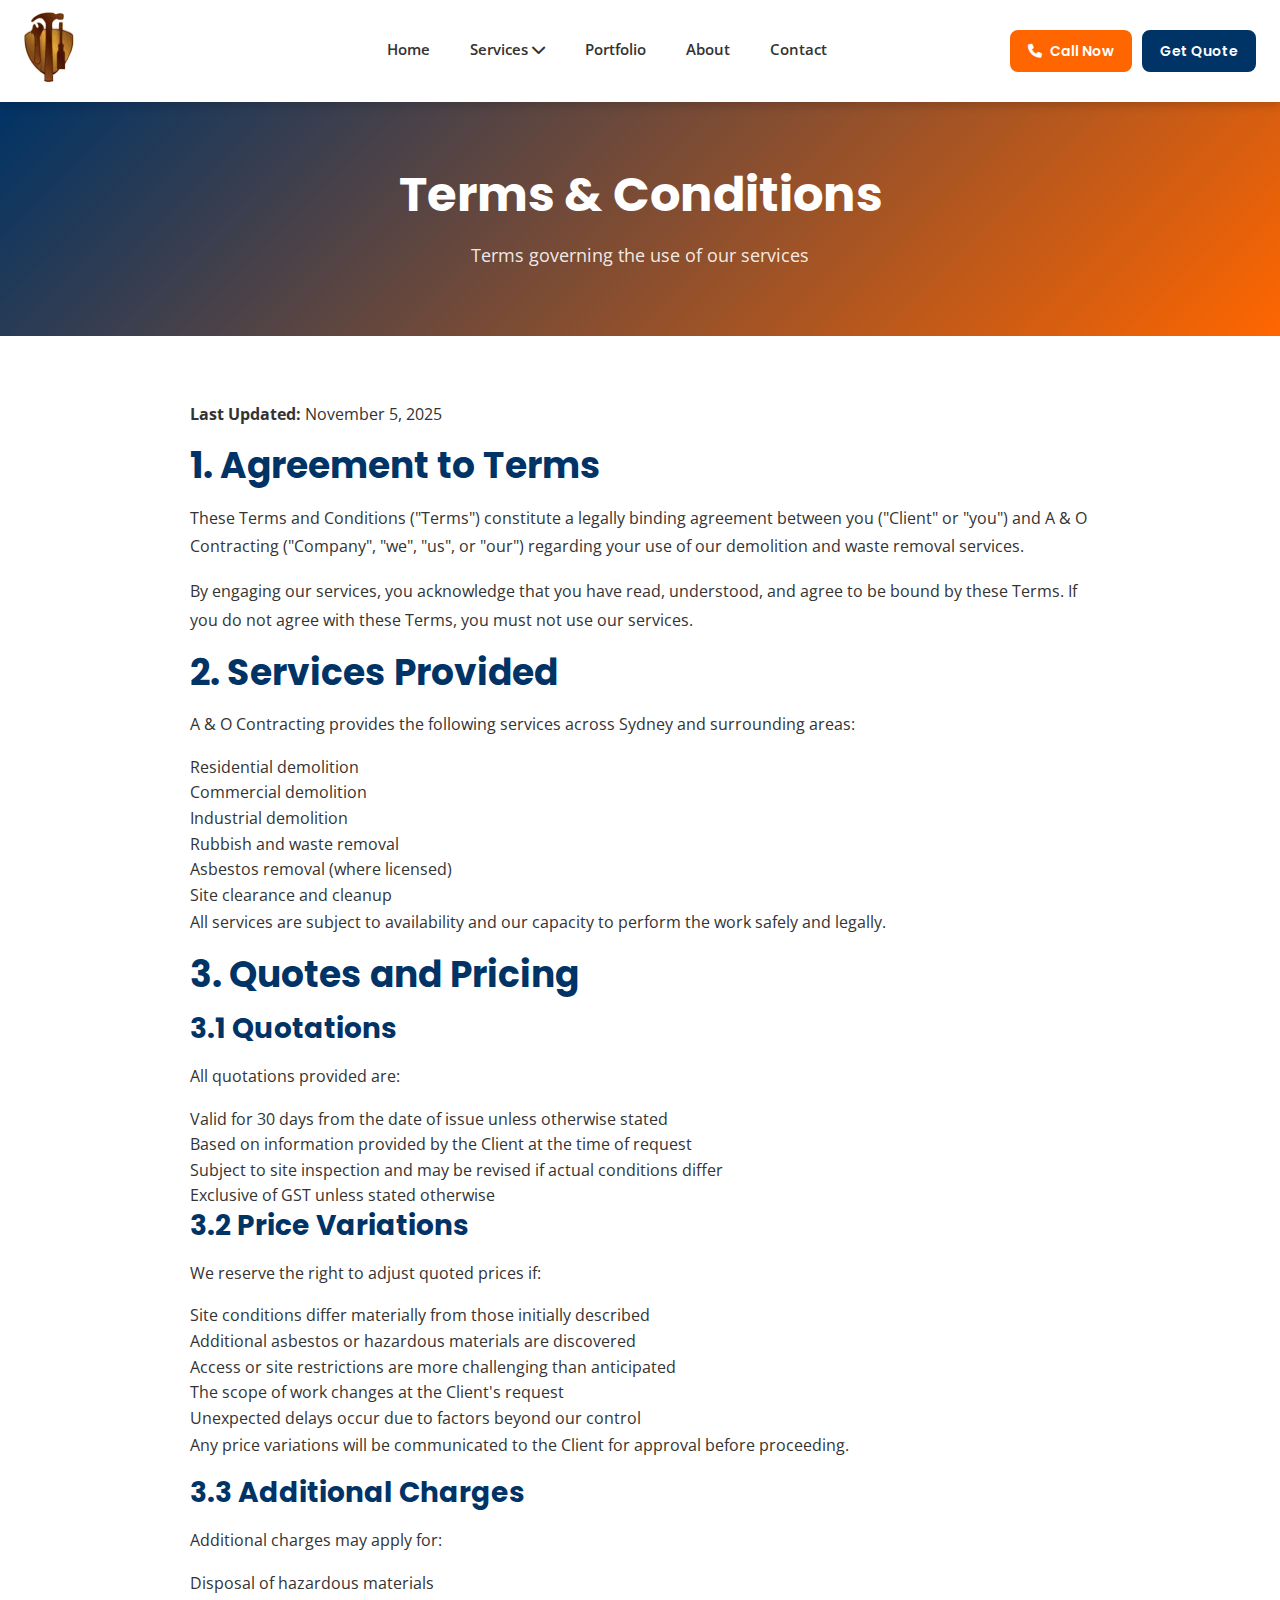
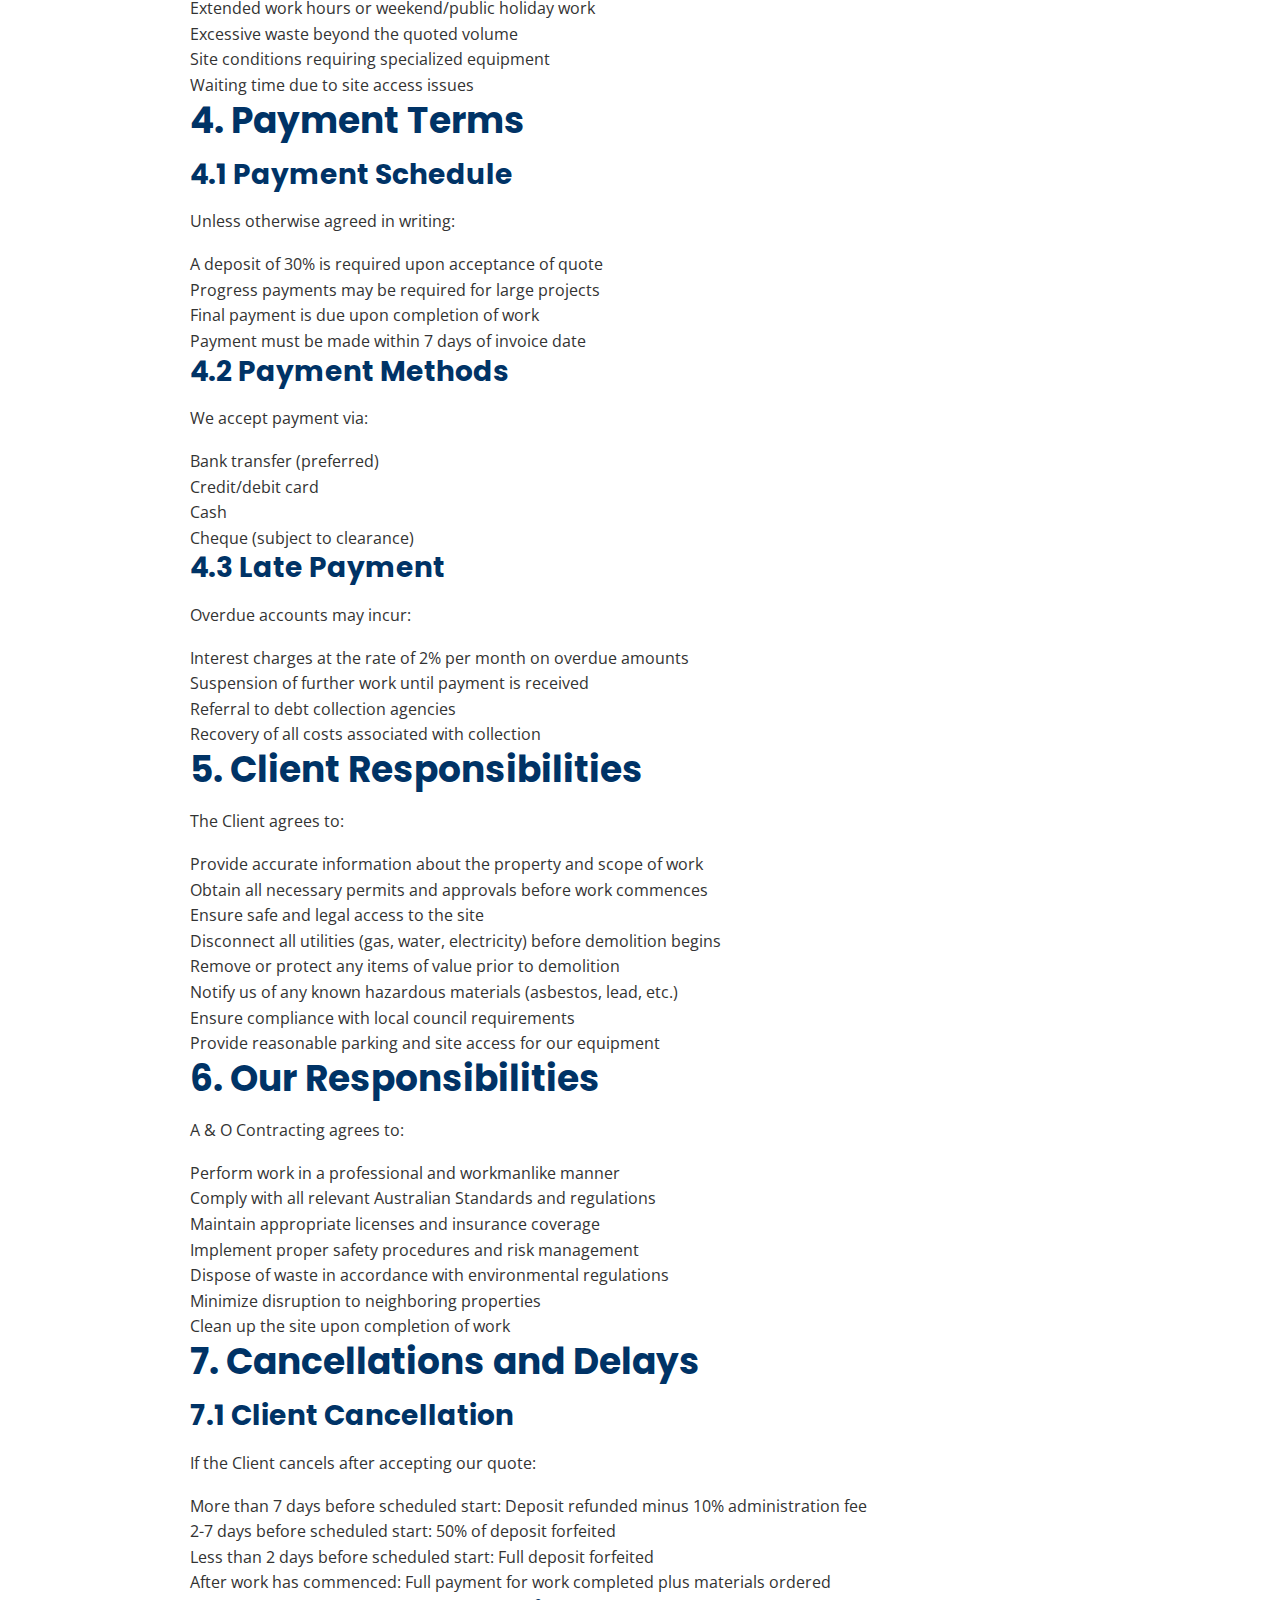
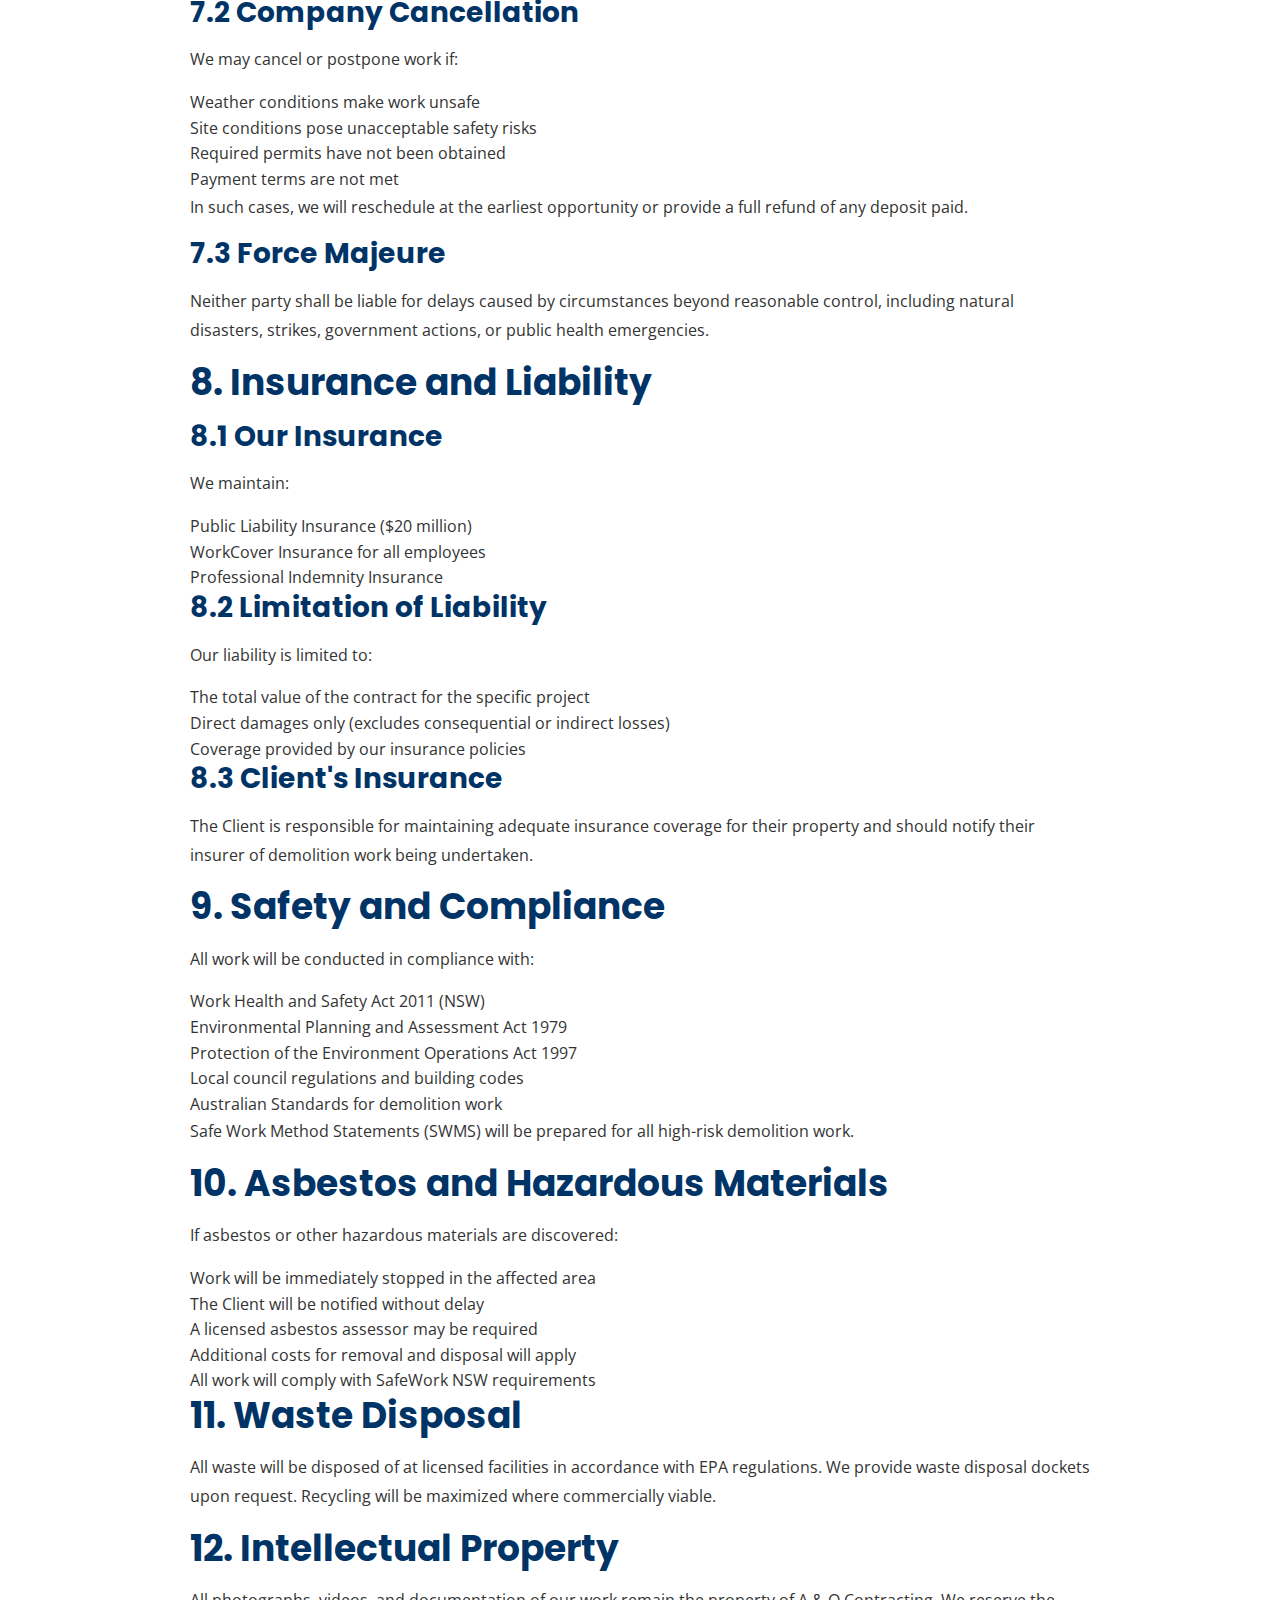
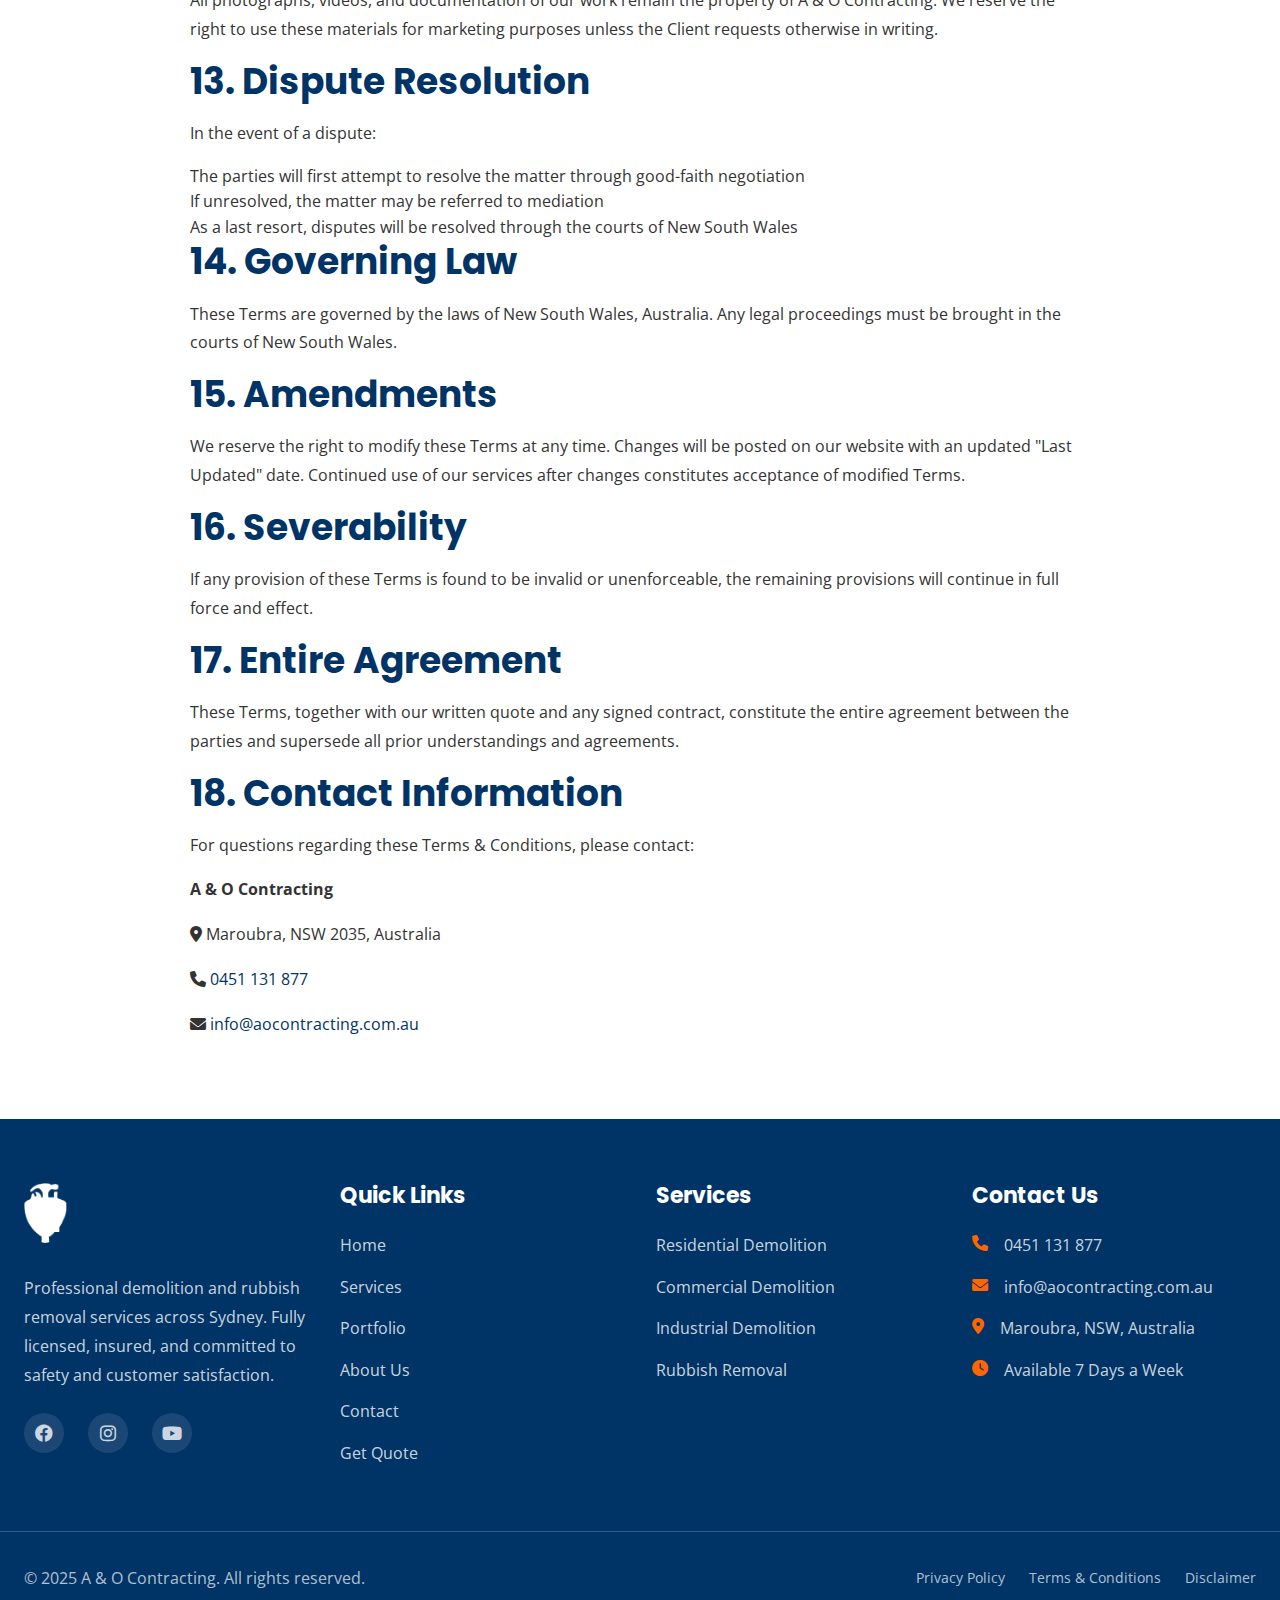
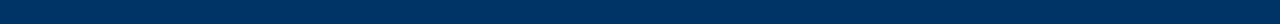
<file: terms.html>
<!DOCTYPE html>
<html lang="en">
<head>
    <meta charset="UTF-8">
    <meta name="viewport" content="width=device-width, initial-scale=1.0">
    <meta name="description" content="Terms and Conditions for A & O Contracting demolition and rubbish removal services in Sydney.">
    <meta name="author" content="A & O Contracting">
    <meta name="robots" content="noindex, nofollow">
    
    <link rel="shortcut icon" href="assets/favicons/favicon.ico" type="image/x-icon">
    
    <link rel="preconnect" href="https://fonts.googleapis.com">
    <link rel="preconnect" href="https://fonts.gstatic.com" crossorigin>
    <link href="https://fonts.googleapis.com/css2?family=Poppins:wght@400;600;700;800&family=Open+Sans:wght@300;400;600;700&family=Lato:wght@400;700&display=swap" rel="stylesheet">
    
    <link rel="stylesheet" href="https://cdnjs.cloudflare.com/ajax/libs/font-awesome/6.0.0/css/all.min.css"/>
    
    <link rel="stylesheet" href="css/variables.css?v=3.0">
    <link rel="stylesheet" href="css/style.css?v=3.1">
    <link rel="stylesheet" href="css/animations.css?v=3.0">
    <link rel="stylesheet" href="css/responsive.css?v=3.0">
    <link rel="stylesheet" href="css/chat-popup.css?v=3.2">
    
    <title>Terms & Conditions - A & O Contracting</title>
</head>
<body>
    <header class="header" id="navbar">
        <nav class="navbar">
            <div class="container">
                <div class="navbar-content">
                    <div class="logo-section">
                        <a href="index.html" class="logo">
                            <img src="aocontract.png" alt="A & O Contracting Logo" class="logo-img">
                        </a>
                    </div>
                    
                    <nav class="nav-menu" id="nav-menu">
                        <ul class="nav-list">
                            <li class="nav-item"><a href="index.html" class="nav-link">Home</a></li>
                            <li class="nav-item dropdown">
                                <a href="#" class="nav-link">Services <i class="fas fa-chevron-down"></i></a>
                                <div class="dropdown-menu">
                                    <a href="services.html#residential" class="dropdown-item">Residential Demolition</a>
                                    <a href="services.html#commercial" class="dropdown-item">Commercial Demolition</a>
                                    <a href="services.html#industrial" class="dropdown-item">Industrial Demolition</a>
                                    <a href="services.html#rubbish" class="dropdown-item">Rubbish Removal</a>
                                </div>
                            </li>
                            <li class="nav-item"><a href="portfolio.html" class="nav-link">Portfolio</a></li>
                            <li class="nav-item"><a href="about.html" class="nav-link">About</a></li>
                            <li class="nav-item"><a href="contact.html" class="nav-link">Contact</a></li>
                        </ul>
                    </nav>
                    
                    <div class="nav-cta">
                        <a href="tel:+61451131877" class="btn btn-primary-sm">
                            <i class="fas fa-phone"></i> Call Now
                        </a>
                        <a href="quote.html" class="btn btn-secondary-sm">Get Quote</a>
                    </div>
                    
                    <div class="mobile-menu-toggle" id="mobile-toggle">
                        <span></span>
                        <span></span>
                        <span></span>
                    </div>
                </div>
            </div>
        </nav>
    </header>

    <section class="page-header">
        <div class="container">
            <h1>Terms & Conditions</h1>
            <p>Terms governing the use of our services</p>
        </div>
    </section>

    <section class="legal-content">
        <div class="container">
            <div class="legal-document">
                <p class="legal-updated"><strong>Last Updated:</strong> November 5, 2025</p>
                
                <div class="legal-section">
                    <h2>1. Agreement to Terms</h2>
                    <p>These Terms and Conditions ("Terms") constitute a legally binding agreement between you ("Client" or "you") and A & O Contracting ("Company", "we", "us", or "our") regarding your use of our demolition and waste removal services.</p>
                    <p>By engaging our services, you acknowledge that you have read, understood, and agree to be bound by these Terms. If you do not agree with these Terms, you must not use our services.</p>
                </div>

                <div class="legal-section">
                    <h2>2. Services Provided</h2>
                    <p>A & O Contracting provides the following services across Sydney and surrounding areas:</p>
                    <ul>
                        <li>Residential demolition</li>
                        <li>Commercial demolition</li>
                        <li>Industrial demolition</li>
                        <li>Rubbish and waste removal</li>
                        <li>Asbestos removal (where licensed)</li>
                        <li>Site clearance and cleanup</li>
                    </ul>
                    <p>All services are subject to availability and our capacity to perform the work safely and legally.</p>
                </div>

                <div class="legal-section">
                    <h2>3. Quotes and Pricing</h2>
                    
                    <h3>3.1 Quotations</h3>
                    <p>All quotations provided are:</p>
                    <ul>
                        <li>Valid for 30 days from the date of issue unless otherwise stated</li>
                        <li>Based on information provided by the Client at the time of request</li>
                        <li>Subject to site inspection and may be revised if actual conditions differ</li>
                        <li>Exclusive of GST unless stated otherwise</li>
                    </ul>

                    <h3>3.2 Price Variations</h3>
                    <p>We reserve the right to adjust quoted prices if:</p>
                    <ul>
                        <li>Site conditions differ materially from those initially described</li>
                        <li>Additional asbestos or hazardous materials are discovered</li>
                        <li>Access or site restrictions are more challenging than anticipated</li>
                        <li>The scope of work changes at the Client's request</li>
                        <li>Unexpected delays occur due to factors beyond our control</li>
                    </ul>
                    <p>Any price variations will be communicated to the Client for approval before proceeding.</p>

                    <h3>3.3 Additional Charges</h3>
                    <p>Additional charges may apply for:</p>
                    <ul>
                        <li>Disposal of hazardous materials</li>
                        <li>Extended work hours or weekend/public holiday work</li>
                        <li>Excessive waste beyond the quoted volume</li>
                        <li>Site conditions requiring specialized equipment</li>
                        <li>Waiting time due to site access issues</li>
                    </ul>
                </div>

                <div class="legal-section">
                    <h2>4. Payment Terms</h2>
                    
                    <h3>4.1 Payment Schedule</h3>
                    <p>Unless otherwise agreed in writing:</p>
                    <ul>
                        <li>A deposit of 30% is required upon acceptance of quote</li>
                        <li>Progress payments may be required for large projects</li>
                        <li>Final payment is due upon completion of work</li>
                        <li>Payment must be made within 7 days of invoice date</li>
                    </ul>

                    <h3>4.2 Payment Methods</h3>
                    <p>We accept payment via:</p>
                    <ul>
                        <li>Bank transfer (preferred)</li>
                        <li>Credit/debit card</li>
                        <li>Cash</li>
                        <li>Cheque (subject to clearance)</li>
                    </ul>

                    <h3>4.3 Late Payment</h3>
                    <p>Overdue accounts may incur:</p>
                    <ul>
                        <li>Interest charges at the rate of 2% per month on overdue amounts</li>
                        <li>Suspension of further work until payment is received</li>
                        <li>Referral to debt collection agencies</li>
                        <li>Recovery of all costs associated with collection</li>
                    </ul>
                </div>

                <div class="legal-section">
                    <h2>5. Client Responsibilities</h2>
                    <p>The Client agrees to:</p>
                    <ul>
                        <li>Provide accurate information about the property and scope of work</li>
                        <li>Obtain all necessary permits and approvals before work commences</li>
                        <li>Ensure safe and legal access to the site</li>
                        <li>Disconnect all utilities (gas, water, electricity) before demolition begins</li>
                        <li>Remove or protect any items of value prior to demolition</li>
                        <li>Notify us of any known hazardous materials (asbestos, lead, etc.)</li>
                        <li>Ensure compliance with local council requirements</li>
                        <li>Provide reasonable parking and site access for our equipment</li>
                    </ul>
                </div>

                <div class="legal-section">
                    <h2>6. Our Responsibilities</h2>
                    <p>A & O Contracting agrees to:</p>
                    <ul>
                        <li>Perform work in a professional and workmanlike manner</li>
                        <li>Comply with all relevant Australian Standards and regulations</li>
                        <li>Maintain appropriate licenses and insurance coverage</li>
                        <li>Implement proper safety procedures and risk management</li>
                        <li>Dispose of waste in accordance with environmental regulations</li>
                        <li>Minimize disruption to neighboring properties</li>
                        <li>Clean up the site upon completion of work</li>
                    </ul>
                </div>

                <div class="legal-section">
                    <h2>7. Cancellations and Delays</h2>
                    
                    <h3>7.1 Client Cancellation</h3>
                    <p>If the Client cancels after accepting our quote:</p>
                    <ul>
                        <li>More than 7 days before scheduled start: Deposit refunded minus 10% administration fee</li>
                        <li>2-7 days before scheduled start: 50% of deposit forfeited</li>
                        <li>Less than 2 days before scheduled start: Full deposit forfeited</li>
                        <li>After work has commenced: Full payment for work completed plus materials ordered</li>
                    </ul>

                    <h3>7.2 Company Cancellation</h3>
                    <p>We may cancel or postpone work if:</p>
                    <ul>
                        <li>Weather conditions make work unsafe</li>
                        <li>Site conditions pose unacceptable safety risks</li>
                        <li>Required permits have not been obtained</li>
                        <li>Payment terms are not met</li>
                    </ul>
                    <p>In such cases, we will reschedule at the earliest opportunity or provide a full refund of any deposit paid.</p>

                    <h3>7.3 Force Majeure</h3>
                    <p>Neither party shall be liable for delays caused by circumstances beyond reasonable control, including natural disasters, strikes, government actions, or public health emergencies.</p>
                </div>

                <div class="legal-section">
                    <h2>8. Insurance and Liability</h2>
                    
                    <h3>8.1 Our Insurance</h3>
                    <p>We maintain:</p>
                    <ul>
                        <li>Public Liability Insurance ($20 million)</li>
                        <li>WorkCover Insurance for all employees</li>
                        <li>Professional Indemnity Insurance</li>
                    </ul>

                    <h3>8.2 Limitation of Liability</h3>
                    <p>Our liability is limited to:</p>
                    <ul>
                        <li>The total value of the contract for the specific project</li>
                        <li>Direct damages only (excludes consequential or indirect losses)</li>
                        <li>Coverage provided by our insurance policies</li>
                    </ul>

                    <h3>8.3 Client's Insurance</h3>
                    <p>The Client is responsible for maintaining adequate insurance coverage for their property and should notify their insurer of demolition work being undertaken.</p>
                </div>

                <div class="legal-section">
                    <h2>9. Safety and Compliance</h2>
                    <p>All work will be conducted in compliance with:</p>
                    <ul>
                        <li>Work Health and Safety Act 2011 (NSW)</li>
                        <li>Environmental Planning and Assessment Act 1979</li>
                        <li>Protection of the Environment Operations Act 1997</li>
                        <li>Local council regulations and building codes</li>
                        <li>Australian Standards for demolition work</li>
                    </ul>
                    <p>Safe Work Method Statements (SWMS) will be prepared for all high-risk demolition work.</p>
                </div>

                <div class="legal-section">
                    <h2>10. Asbestos and Hazardous Materials</h2>
                    <p>If asbestos or other hazardous materials are discovered:</p>
                    <ul>
                        <li>Work will be immediately stopped in the affected area</li>
                        <li>The Client will be notified without delay</li>
                        <li>A licensed asbestos assessor may be required</li>
                        <li>Additional costs for removal and disposal will apply</li>
                        <li>All work will comply with SafeWork NSW requirements</li>
                    </ul>
                </div>

                <div class="legal-section">
                    <h2>11. Waste Disposal</h2>
                    <p>All waste will be disposed of at licensed facilities in accordance with EPA regulations. We provide waste disposal dockets upon request. Recycling will be maximized where commercially viable.</p>
                </div>

                <div class="legal-section">
                    <h2>12. Intellectual Property</h2>
                    <p>All photographs, videos, and documentation of our work remain the property of A & O Contracting. We reserve the right to use these materials for marketing purposes unless the Client requests otherwise in writing.</p>
                </div>

                <div class="legal-section">
                    <h2>13. Dispute Resolution</h2>
                    <p>In the event of a dispute:</p>
                    <ol>
                        <li>The parties will first attempt to resolve the matter through good-faith negotiation</li>
                        <li>If unresolved, the matter may be referred to mediation</li>
                        <li>As a last resort, disputes will be resolved through the courts of New South Wales</li>
                    </ol>
                </div>

                <div class="legal-section">
                    <h2>14. Governing Law</h2>
                    <p>These Terms are governed by the laws of New South Wales, Australia. Any legal proceedings must be brought in the courts of New South Wales.</p>
                </div>

                <div class="legal-section">
                    <h2>15. Amendments</h2>
                    <p>We reserve the right to modify these Terms at any time. Changes will be posted on our website with an updated "Last Updated" date. Continued use of our services after changes constitutes acceptance of modified Terms.</p>
                </div>

                <div class="legal-section">
                    <h2>16. Severability</h2>
                    <p>If any provision of these Terms is found to be invalid or unenforceable, the remaining provisions will continue in full force and effect.</p>
                </div>

                <div class="legal-section">
                    <h2>17. Entire Agreement</h2>
                    <p>These Terms, together with our written quote and any signed contract, constitute the entire agreement between the parties and supersede all prior understandings and agreements.</p>
                </div>

                <div class="legal-section">
                    <h2>18. Contact Information</h2>
                    <p>For questions regarding these Terms & Conditions, please contact:</p>
                    <div class="contact-details">
                        <p><strong>A & O Contracting</strong></p>
                        <p><i class="fas fa-map-marker-alt"></i> Maroubra, NSW 2035, Australia</p>
                        <p><i class="fas fa-phone"></i> <a href="tel:+61451131877">0451 131 877</a></p>
                        <p><i class="fas fa-envelope"></i> <a href="mailto:info@aocontracting.com.au">info@aocontracting.com.au</a></p>
                    </div>
                </div>
            </div>
        </div>
    </section>

    <footer class="footer">
        <div class="footer-content">
            <div class="container">
                <div class="footer-grid">
                    <div class="footer-col">
                        <div class="footer-logo">
                            <img src="aocontract.png" alt="A & O Contracting Logo" class="footer-logo-img">
                        </div>
                        <p>Professional demolition and rubbish removal services across Sydney. Fully licensed, insured, and committed to safety and customer satisfaction.</p>
                        <div class="social-links">
                            <a href="https://facebook.com/aocontracting" target="_blank" rel="noopener" title="Facebook">
                                <i class="fab fa-facebook"></i>
                            </a>
                            <a href="https://instagram.com/aocontracting" target="_blank" rel="noopener" title="Instagram">
                                <i class="fab fa-instagram"></i>
                            </a>
                            <a href="https://youtube.com/@aocontracting" target="_blank" rel="noopener" title="YouTube">
                                <i class="fab fa-youtube"></i>
                            </a>
                        </div>
                    </div>
                    
                    <div class="footer-col">
                        <h4>Quick Links</h4>
                        <ul>
                            <li><a href="index.html">Home</a></li>
                            <li><a href="services.html">Services</a></li>
                            <li><a href="portfolio.html">Portfolio</a></li>
                            <li><a href="about.html">About Us</a></li>
                            <li><a href="contact.html">Contact</a></li>
                            <li><a href="quote.html">Get Quote</a></li>
                        </ul>
                    </div>
                    
                    <div class="footer-col">
                        <h4>Services</h4>
                        <ul>
                            <li><a href="services.html#residential">Residential Demolition</a></li>
                            <li><a href="services.html#commercial">Commercial Demolition</a></li>
                            <li><a href="services.html#industrial">Industrial Demolition</a></li>
                            <li><a href="services.html#rubbish">Rubbish Removal</a></li>
                        </ul>
                    </div>
                    
                    <div class="footer-col">
                        <h4>Contact Us</h4>
                        <ul class="contact-info">
                            <li>
                                <i class="fas fa-phone"></i>
                                <a href="tel:+61451131877">0451 131 877</a>
                            </li>
                            <li>
                                <i class="fas fa-envelope"></i>
                                <a href="mailto:info@aocontracting.com.au">info@aocontracting.com.au</a>
                            </li>
                            <li>
                                <i class="fas fa-map-marker-alt"></i>
                                <span>Maroubra, NSW, Australia</span>
                            </li>
                            <li>
                                <i class="fas fa-clock"></i>
                                <span>Available 7 Days a Week</span>
                            </li>
                        </ul>
                    </div>
                </div>
            </div>
        </div>
        
        <div class="footer-bottom">
            <div class="container">
                <div class="footer-bottom-content">
                    <p>&copy; 2025 A & O Contracting. All rights reserved.</p>
                    <div class="footer-links">
                        <a href="privacy.html">Privacy Policy</a>
                        <a href="terms.html">Terms & Conditions</a>
                        <a href="disclaimer.html">Disclaimer</a>
                    </div>
                </div>
            </div>
        </div>
    </footer>

    <button class="back-to-top" id="back-to-top" title="Back to top">
        <i class="fas fa-arrow-up"></i>
    </button>

    <script src="https://code.jquery.com/jquery-3.6.0.min.js"></script>
    <script src="js/main.js"></script>
    <script src="js/mobile-menu.js?v=3.1"></script>

    <!-- CHAT POPUP SCRIPTS -->
    <script src="js/openrouter-api.js?v=3.0"></script>
    <script src="js/chat-popup.js?v=3.0"></script>
    <script>
        document.addEventListener('DOMContentLoaded', function() {
            fetch('/api/get-chat-config.php')
                .then(res => res.ok ? res.json() : Promise.reject('Failed to load config'))
                .then(config => {
                    window.chatPopup = new ChatPopup('BACKEND_PROXY', config);
                    console.log('✅ Chat initialized');
                })
                .catch(err => console.error('⚠️ Chat initialization failed:', err));
        });
    </script>

</body>
</html>
</file>
<file: css/variables.css>
/* ROOT CSS VARIABLES - Define once, use everywhere */
:root {
    /* Color Variables - Based on A&O Logo */
    --primary-color: #003366;      /* Deep Navy Blue */
    --secondary-color: #FF6600;    /* Bold Orange */
    --accent-color: #FFA500;       /* Bright Orange */
    --success-color: #27ae60;       /* Green */
    --warning-color: #e67e22;       /* Orange */
    --error-color: #e74c3c;         /* Red */
    --light-bg: #f8f9fa;            /* Off-white */
    --dark-text: #333333;           /* Dark gray */
    --light-text: #666666;          /* Medium gray */
    --border-color: #ddd;           /* Light gray */
    --white: #ffffff;
    --black: #000000;
    
    /* Typography Variables */
    --font-heading: 'Poppins', sans-serif;
    --font-body: 'Open Sans', sans-serif;
    --font-accent: 'Lato', sans-serif;
    
    /* Font Sizes */
    --font-size-base: 16px;
    --font-size-sm: 14px;
    --font-size-lg: 18px;
    --font-size-xl: 24px;
    --font-size-xxl: 32px;
    --font-size-h1: 48px;
    --font-size-h2: 36px;
    --font-size-h3: 28px;
    --font-size-h4: 22px;
    
    /* Line Heights */
    --line-height-tight: 1.2;
    --line-height-normal: 1.6;
    --line-height-relaxed: 1.8;
    
    /* Spacing */
    --spacing-xs: 4px;
    --spacing-sm: 8px;
    --spacing-md: 16px;
    --spacing-lg: 24px;
    --spacing-xl: 32px;
    --spacing-xxl: 48px;
    --spacing-xxxl: 64px;
    
    /* Border Radius */
    --border-radius-sm: 4px;
    --border-radius-md: 8px;
    --border-radius-lg: 12px;
    --border-radius-xl: 16px;
    
    /* Shadows */
    --shadow-sm: 0 2px 4px rgba(0, 0, 0, 0.1);
    --shadow-md: 0 4px 8px rgba(0, 0, 0, 0.15);
    --shadow-lg: 0 8px 16px rgba(0, 0, 0, 0.2);
    --shadow-xl: 0 12px 24px rgba(0, 0, 0, 0.25);
    
    /* Transitions */
    --transition-fast: 0.2s ease-in-out;
    --transition-normal: 0.3s ease-in-out;
    --transition-slow: 0.5s ease-in-out;
    
    /* Z-index Scale */
    --z-dropdown: 100;
    --z-sticky: 200;
    --z-modal: 1000;
    --z-tooltip: 1100;
}
</file>
<file: css/animations.css>
/* ========================================
   CUSTOM ANIMATIONS
   ======================================== */

/* Entrance Animations */
@keyframes fadeInDown {
    from {
        opacity: 0;
        transform: translateY(-30px);
    }
    to {
        opacity: 1;
        transform: translateY(0);
    }
}

@keyframes fadeInUp {
    from {
        opacity: 0;
        transform: translateY(30px);
    }
    to {
        opacity: 1;
        transform: translateY(0);
    }
}

@keyframes fadeInLeft {
    from {
        opacity: 0;
        transform: translateX(-30px);
    }
    to {
        opacity: 1;
        transform: translateX(0);
    }
}

@keyframes fadeInRight {
    from {
        opacity: 0;
        transform: translateX(30px);
    }
    to {
        opacity: 1;
        transform: translateX(0);
    }
}

@keyframes scaleIn {
    from {
        opacity: 0;
        transform: scale(0.8);
    }
    to {
        opacity: 1;
        transform: scale(1);
    }
}

/* Hover Effects */
@keyframes slideUp {
    from {
        transform: translateY(10px);
        opacity: 0;
    }
    to {
        transform: translateY(0);
        opacity: 1;
    }
}

@keyframes pulse {
    0%, 100% {
        transform: scale(1);
    }
    50% {
        transform: scale(1.05);
    }
}

/* Ripple Effect */
@keyframes ripple-animation {
    0% {
        width: 20px;
        height: 20px;
        opacity: 0.5;
    }
    100% {
        width: 400px;
        height: 400px;
        opacity: 0;
    }
}

/* Apply animations */
.animate-fade-in-down {
    animation: fadeInDown 0.6s ease-out;
}

.animate-fade-in-up {
    animation: fadeInUp 0.6s ease-out;
}

.animate-fade-in-left {
    animation: fadeInLeft 0.6s ease-out;
}

.animate-fade-in-right {
    animation: fadeInRight 0.6s ease-out;
}

.animate-slide-in-left {
    animation: fadeInLeft 0.8s ease-out;
}

.animate-scale-in {
    animation: scaleIn 0.6s ease-out;
}

.animate-pulse {
    animation: pulse 2s ease-in-out infinite;
}

/* Smooth transitions on interactive elements */
.service-card,
.portfolio-item,
.testimonial-card,
.why-item {
    transition: var(--transition-normal);
}

.service-card:hover,
.portfolio-item:hover {
    animation: slideUp 0.3s ease-out;
}
</file>
<file: css/responsive.css>
/* ========================================
   TABLET RESPONSIVENESS (768px and below)
   ======================================== */

@media (max-width: 768px) {
    .container {
        padding: 0 var(--spacing-md);
    }
    
    /* Logo size adjustment for mobile */
    .logo-img {
        height: 50px;
    }
    
    /* Navigation changes for mobile */
    .nav-menu {
        position: fixed;
        left: -100%;
        top: 70px;
        flex-direction: column;
        background-color: var(--white);
        width: 100%;
        text-align: center;
        transition: 0.3s;
        box-shadow: var(--shadow-lg);
        max-height: calc(100vh - 70px);
        overflow-y: auto;
        padding: var(--spacing-lg) 0;
        z-index: 99;
    }
    
    .nav-menu.active {
        left: 0;
    }
    
    .nav-list {
        flex-direction: column;
        gap: var(--spacing-lg);
    }
    
    .mobile-menu-toggle {
        display: flex;
    }
    
    .nav-cta {
        display: none;
    }
    
    /* Hide dropdown on mobile, make it full width */
    .dropdown-menu {
        position: static;
        opacity: 1;
        visibility: visible;
        transform: none;
        box-shadow: none;
        background-color: var(--light-bg);
        margin-top: 0;
        max-height: 0;
        overflow: hidden;
        transition: max-height 0.3s ease;
    }
    
    .dropdown:hover .dropdown-menu,
    .dropdown.active .dropdown-menu {
        max-height: 500px;
    }
    
    /* Hero section adjustments */
    .hero-title {
        font-size: 1.8rem;
    }
    
    .hero-subtitle {
        font-size: 1rem;
    }
    
    .hero-badges {
        flex-direction: column;
        gap: var(--spacing-md);
    }
    
    .badge {
        width: 100%;
        justify-content: center;
    }
    
    .hero-cta {
        flex-direction: column;
        gap: var(--spacing-md);
    }
    
    .btn-large {
        width: 100%;
    }
    
    /* Grid adjustments */
    .facts-grid,
    .services-grid,
    .portfolio-grid {
        grid-template-columns: 1fr;
    }
    
    .why-grid {
        grid-template-columns: 1fr;
        gap: var(--spacing-xl);
    }
    
    .section-title {
        font-size: 1.8rem;
    }
    
    .cta-content p {
        font-size: 1rem;
    }
    
    /* Footer grid adjustment */
    .footer-grid {
        grid-template-columns: 1fr;
        text-align: center;
    }
    
    .footer-bottom-content {
        flex-direction: column;
        text-align: center;
    }
    
    .contact-info li {
        justify-content: center;
    }
    
    .social-links {
        justify-content: center;
    }
}

/* ========================================
   MOBILE RESPONSIVENESS (480px and below)
   ======================================== */

@media (max-width: 480px) {
    html {
        font-size: 14px;
    }
    
    .container {
        padding: 0 var(--spacing-md);
    }
    
    h1 { font-size: 1.5rem; }
    h2 { font-size: 1.3rem; }
    h3 { font-size: 1.1rem; }
    
    .hero {
        min-height: 80vh;
    }
    
    .hero-title {
        font-size: 1.4rem;
    }
    
    .hero-subtitle {
        font-size: 0.95rem;
    }
    
    .btn {
        padding: var(--spacing-md) var(--spacing-md);
        font-size: var(--font-size-sm);
    }
    
    .btn-large {
        padding: var(--spacing-md) var(--spacing-lg);
    }
    
    .hero-cta,
    .cta-buttons {
        flex-direction: column;
    }
    
    .back-to-top {
        width: 40px;
        height: 40px;
        bottom: var(--spacing-lg);
        right: var(--spacing-lg);
    }
    
    .quick-facts {
        margin-top: -40px;
        padding: var(--spacing-xl) var(--spacing-md);
    }
    
    .facts-grid,
    .services-grid,
    .why-grid,
    .portfolio-grid {
        gap: var(--spacing-md);
    }
    
    .section-header {
        margin-bottom: var(--spacing-xl);
    }
    
    .why-item {
        flex-direction: column;
        text-align: center;
    }
    
    .why-icon {
        margin: 0 auto;
    }
    
    .hero-badges {
        display: flex;
        flex-direction: column;
        gap: var(--spacing-sm);
    }
    
    .portfolio-filters {
        gap: var(--spacing-sm);
    }
    
    .filter-btn {
        padding: var(--spacing-sm) var(--spacing-md);
        font-size: var(--font-size-sm);
    }
    
    .footer-col {
        margin-bottom: var(--spacing-lg);
    }
    
    .testimonial-author {
        flex-direction: column;
    }
    
    .author-info {
        text-align: center;
    }
    
    /* Services page responsive */
    .service-detail-grid,
    .service-detail-grid.reverse {
        grid-template-columns: 1fr;
        direction: ltr;
    }
    
    .equipment-grid,
    .eco-commitment {
        grid-template-columns: 1fr;
    }
    
    .service-cta {
        flex-direction: column;
    }
    
    .service-cta .btn {
        width: 100%;
    }
    
    /* Portfolio page */
    .portfolio-grid {
        grid-template-columns: 1fr;
    }
    
    /* About page */
    .about-grid {
        grid-template-columns: 1fr;
    }
    
    .stats-grid {
        grid-template-columns: repeat(2, 1fr);
    }
    
    .team-grid {
        grid-template-columns: 1fr;
    }
    
    .equipment-item {
        grid-template-columns: 1fr;
    }
    
    .areas-grid {
        grid-template-columns: 1fr;
    }
    
    /* Contact page */
    .contact-grid {
        grid-template-columns: 1fr;
    }
    
    .emergency-content {
        grid-template-columns: 1fr;
        text-align: center;
    }
    
    .emergency-icon {
        margin: 0 auto;
    }
    
    .faq-grid {
        grid-template-columns: 1fr;
    }
    
    /* Quote page */
    .benefits-grid {
        grid-template-columns: repeat(2, 1fr);
    }
    
    .quote-layout {
        grid-template-columns: 1fr;
    }
    
    .quote-sidebar {
        order: 2;
    }
    
    .quote-form-container {
        order: 1;
    }
    
    .testimonials-mini-grid {
        grid-template-columns: 1fr;
    }
    
    /* Form responsive */
    .form-row {
        grid-template-columns: 1fr;
    }
}

/* ========================================
   EXTRA LARGE SCREENS (1400px+)
   ======================================== */

@media (min-width: 1400px) {
    .container {
        max-width: 1320px;
    }
    
    .hero-title {
        font-size: 4rem;
    }
    
    .section-title {
        font-size: 3.5rem;
    }
}

/* ========================================
   FIX PARALLAX ON MOBILE
   ======================================== */

@media (max-width: 768px) {
    .hero-image {
        background-attachment: scroll;
    }
}

/* ========================================
   MEDIUM SCREENS (769px to 1024px)
   ======================================== */

@media (min-width: 769px) and (max-width: 1024px) {
    .nav-list {
        gap: 12px;
    }
    
    .nav-link {
        font-size: 14px;
        padding: 6px 10px;
    }
    
    /* About page */
    .stats-grid {
        grid-template-columns: repeat(2, 1fr);
    }
    
    .cert-grid {
        grid-template-columns: repeat(3, 1fr);
    }
    
    .areas-grid {
        grid-template-columns: repeat(2, 1fr);
    }
    
    /* Contact page */
    .faq-grid {
        grid-template-columns: 1fr;
    }
    
    /* Quote page */
    .benefits-grid {
        grid-template-columns: repeat(2, 1fr);
    }
    
    .badge-list {
        grid-template-columns: 1fr;
    }
    
    .nav-cta .btn {
        font-size: 13px;
        padding: 6px 12px;
    }
    
    .logo-img {
        height: 60px;
    }
}
</file>
<file: css/chat-popup.css>
/* ========================================
   CHAT POPUP STYLES
   Award-Winning Professional Design
   ======================================== */

/* Premium Font Stack */
* {
    -webkit-font-smoothing: antialiased;
    -moz-osx-font-smoothing: grayscale;
}

/* Chat Toggle Button */
.chat-toggle-btn {
    position: fixed;
    bottom: 30px;
    right: 30px;
    width: 60px;
    height: 60px;
    border-radius: 50%;
    background: #003366;
    color: var(--white);
    border: none;
    cursor: pointer;
    display: flex;
    align-items: center;
    justify-content: center;
    font-size: 26px;
    box-shadow: 0 4px 20px rgba(0, 51, 102, 0.3);
    transition: all 0.3s ease;
    z-index: 999;
}

.chat-toggle-btn:hover {
    transform: translateY(-2px);
    box-shadow: 0 6px 25px rgba(0, 51, 102, 0.4);
    background: #004080;
}

.chat-toggle-btn.active {
    opacity: 0;
    visibility: hidden;
    pointer-events: none;
}

/* Chat Container */
.chat-container {
    position: fixed;
    bottom: 100px;
    right: 30px;
    width: 420px;
    height: 650px;
    background: var(--white);
    border-radius: 16px;
    box-shadow: 0 10px 40px rgba(0, 0, 0, 0.15);
    display: flex;
    flex-direction: column;
    opacity: 0;
    visibility: hidden;
    transform: translateY(10px);
    transition: all 0.3s cubic-bezier(0.4, 0, 0.2, 1);
    z-index: 998;
    overflow: hidden;
}

.chat-container.show {
    opacity: 1;
    visibility: visible;
    transform: translateY(0);
}

/* Chat Header */
.chat-header {
    background: #003366;
    color: var(--white);
    padding: 20px 24px;
    display: flex;
    align-items: center;
    justify-content: space-between;
    border-radius: 16px 16px 0 0;
}

.chat-header-info {
    display: flex;
    align-items: center;
    gap: 12px;
}

.chat-status-dot {
    width: 8px;
    height: 8px;
    background: #27ae60;
    border-radius: 50%;
}

.chat-header-title h3 {
    margin: 0;
    font-size: 17px;
    font-family: -apple-system, BlinkMacSystemFont, "Segoe UI", "Roboto", "Oxygen", "Ubuntu", "Cantarell", "Fira Sans", "Droid Sans", "Helvetica Neue", sans-serif;
    font-weight: 600;
    color: var(--white);
    letter-spacing: 0.01em;
}

.chat-header-subtitle {
    font-size: 12px;
    opacity: 0.85;
    margin-top: 2px;
    font-weight: 400;
    letter-spacing: 0.01em;
    font-family: -apple-system, BlinkMacSystemFont, "Segoe UI", "Roboto", "Oxygen", "Ubuntu", "Cantarell", "Fira Sans", "Droid Sans", "Helvetica Neue", sans-serif;
}

.chat-header-actions {
    display: flex;
    gap: 10px;
}

.chat-header-btn {
    background: rgba(255, 255, 255, 0.1);
    border: none;
    color: var(--white);
    width: 32px;
    height: 32px;
    border-radius: 6px;
    cursor: pointer;
    display: flex;
    align-items: center;
    justify-content: center;
    transition: all 0.2s ease;
    font-size: 16px;
}

.chat-header-btn:hover {
    background: rgba(255, 255, 255, 0.2);
}

/* Model Selector - Hidden but keeping CSS for potential future use */
.model-selector {
    display: none;
}

/* Chat Messages Area */
.chat-messages {
    flex: 1;
    overflow-y: auto;
    padding: 20px;
    background: linear-gradient(180deg, #f8f9fa 0%, #f1f3f5 100%);
    scroll-behavior: smooth;
}

.chat-messages::-webkit-scrollbar {
    width: 8px;
}

.chat-messages::-webkit-scrollbar-track {
    background: transparent;
    margin: 8px 0;
}

.chat-messages::-webkit-scrollbar-thumb {
    background: rgba(0, 0, 0, 0.12);
    border-radius: 10px;
    border: 2px solid transparent;
    background-clip: padding-box;
}

.chat-messages::-webkit-scrollbar-thumb:hover {
    background: rgba(0, 0, 0, 0.18);
    background-clip: padding-box;
}

/* Message Bubbles */
.message {
    margin-bottom: 16px;
    animation: messageSlideIn 0.25s ease-out;
}

@keyframes messageSlideIn {
    from {
        opacity: 0;
        transform: translateY(5px);
    }
    to {
        opacity: 1;
        transform: translateY(0);
    }
}

.message.user {
    display: flex;
    justify-content: flex-end;
}

.message.assistant {
    display: flex;
    justify-content: flex-start;
}

.message-bubble {
    max-width: 75%;
    padding: 13px 17px;
    border-radius: 14px;
    word-wrap: break-word;
    position: relative;
    line-height: 1.6;
    font-weight: 400;
    letter-spacing: 0.01em;
    font-family: -apple-system, BlinkMacSystemFont, "Segoe UI", "Roboto", "Oxygen", "Ubuntu", "Cantarell", "Fira Sans", "Droid Sans", "Helvetica Neue", sans-serif;
}

.message.user .message-bubble {
    background: #003366;
    color: var(--white);
    border-bottom-right-radius: 4px;
    box-shadow:
        0 2px 8px rgba(0, 51, 102, 0.12),
        0 1px 3px rgba(0, 51, 102, 0.08);
}

.message.assistant .message-bubble {
    background: #ffffff;
    color: #1e293b;
    border: 1px solid #e8ecef;
    border-bottom-left-radius: 4px;
    box-shadow:
        0 1px 2px rgba(0, 0, 0, 0.04),
        0 0 0 1px rgba(0, 0, 0, 0.02);
}

.message-content {
    white-space: normal;
    word-wrap: break-word;
    line-height: 1.5;
}

.message-content br {
    line-height: 1.3;
    display: block;
    content: "";
    margin: 0.2em 0;
}

/* Markdown formatting */
.message-content h1,
.message-content h2,
.message-content h3 {
    font-weight: 600;
    margin: 6px 0 4px 0;
    line-height: 1.3;
}

.message-content h1 {
    font-size: 18px;
}

.message-content h2 {
    font-size: 16px;
}

.message-content h3 {
    font-size: 15px;
}

.message-content strong {
    font-weight: 600;
    color: inherit;
}

.message-content em {
    font-style: italic;
}

.message-content code {
    background: rgba(0, 0, 0, 0.05);
    padding: 2px 6px;
    border-radius: 4px;
    font-family: 'Monaco', 'Menlo', 'Consolas', monospace;
    font-size: 13px;
}

.message.user .message-content code {
    background: rgba(255, 255, 255, 0.2);
}

.message-content pre {
    background: rgba(0, 0, 0, 0.05);
    padding: 12px;
    border-radius: 8px;
    overflow-x: auto;
    margin: 8px 0;
}

.message.user .message-content pre {
    background: rgba(255, 255, 255, 0.15);
}

.message-content pre code {
    background: none;
    padding: 0;
    font-size: 13px;
    line-height: 1.5;
}

.message-content ul,
.message-content ol {
    margin: 4px 0;
    padding-left: 24px;
}

.message-content ul {
    list-style-type: disc;
}

.message-content ol {
    list-style-type: decimal;
}

.message-content li {
    margin: 1px 0;
    line-height: 1.4;
    padding-left: 4px;
}

.message-content a {
    color: #FF6600;
    text-decoration: underline;
    text-decoration-thickness: 1px;
    text-underline-offset: 2px;
}

.message.user .message-content a {
    color: #FFD700;
}

.message-time {
    font-size: 11px;
    opacity: 0.7;
    margin-top: 5px;
    display: block;
}

.message.user .message-time {
    text-align: right;
    color: rgba(255, 255, 255, 0.9);
}

.message.assistant .message-time {
    text-align: left;
    color: var(--light-text);
}

/* Typing Indicator */
.typing-indicator {
    display: none;
    align-items: center;
    gap: 6px;
    padding: 13px 17px;
    background: #ffffff;
    border: 1px solid #e8ecef;
    border-radius: 14px;
    border-bottom-left-radius: 4px;
    margin-bottom: 16px;
    margin-left: 20px;
    max-width: 70px;
    width: fit-content;
    box-shadow:
        0 1px 2px rgba(0, 0, 0, 0.04),
        0 0 0 1px rgba(0, 0, 0, 0.02);
}

.typing-indicator.show {
    display: flex;
    animation: messageSlideIn 0.25s ease-out;
}

.typing-dot {
    width: 6px;
    height: 6px;
    background: #94a3b8;
    border-radius: 50%;
    animation: typingFade 1.4s infinite ease-in-out both;
}

.typing-dot:nth-child(1) { animation-delay: 0s; }
.typing-dot:nth-child(2) { animation-delay: 0.2s; }
.typing-dot:nth-child(3) { animation-delay: 0.4s; }

@keyframes typingFade {
    0%, 100% { opacity: 0.3; }
    50% { opacity: 1; }
}

/* Chat Input Area */
.chat-input-wrapper {
    padding: 16px 20px 20px 20px;
    background: var(--white);
    border-top: 1px solid #e1e8ed;
    border-radius: 0 0 16px 16px;
}

.chat-input-form {
    display: flex;
    gap: 10px;
}

.chat-input {
    flex: 1;
    padding: 12px 14px;
    border: 1.5px solid #e1e8ed;
    border-radius: 10px;
    font-size: 15px;
    font-family: -apple-system, BlinkMacSystemFont, "Segoe UI", "Roboto", "Oxygen", "Ubuntu", "Cantarell", "Fira Sans", "Droid Sans", "Helvetica Neue", sans-serif;
    resize: none;
    transition: all 0.2s cubic-bezier(0.4, 0, 0.2, 1);
    line-height: 1.5;
    color: #1e293b;
    background: #ffffff;
}

.chat-input::placeholder {
    color: #94a3b8;
}

.chat-input:focus {
    outline: none;
    border-color: #003366;
    box-shadow:
        0 0 0 3px rgba(0, 51, 102, 0.08),
        0 1px 2px rgba(0, 0, 0, 0.04);
}

.chat-send-btn {
    padding: 12px 20px;
    background: linear-gradient(135deg, #FF6600 0%, #ff7a1f 100%);
    color: var(--white);
    border: none;
    border-radius: 10px;
    cursor: pointer;
    font-weight: 600;
    font-family: -apple-system, BlinkMacSystemFont, "Segoe UI", "Roboto", "Oxygen", "Ubuntu", "Cantarell", "Fira Sans", "Droid Sans", "Helvetica Neue", sans-serif;
    display: flex;
    align-items: center;
    gap: 6px;
    transition: all 0.2s cubic-bezier(0.4, 0, 0.2, 1);
    font-size: 14px;
    letter-spacing: 0.02em;
    box-shadow: 0 2px 8px rgba(255, 102, 0, 0.15);
}

.chat-send-btn:hover:not(:disabled) {
    background: linear-gradient(135deg, #ff7a1f 0%, #FF8C3D 100%);
    box-shadow: 0 4px 12px rgba(255, 102, 0, 0.25);
    transform: translateY(-1px);
}

.chat-send-btn:disabled {
    opacity: 0.5;
    cursor: not-allowed;
}

/* Loading State */
.loading-spinner {
    display: inline-block;
    width: 14px;
    height: 14px;
    border: 2px solid rgba(255, 255, 255, 0.3);
    border-radius: 50%;
    border-top-color: var(--white);
    animation: spin 0.8s linear infinite;
}

@keyframes spin {
    to { transform: rotate(360deg); }
}

/* Error Message */
.error-message-bubble {
    background: #fee;
    border: 1px solid #fcc;
    color: var(--error-color);
}

.retry-btn {
    margin-top: 8px;
    padding: 4px 12px;
    background: var(--error-color);
    color: var(--white);
    border: none;
    border-radius: var(--border-radius-sm);
    font-size: 12px;
    cursor: pointer;
    transition: all var(--transition-fast);
}

.retry-btn:hover {
    background: #d73444;
}

/* Welcome Message */
.welcome-message {
    text-align: center;
    padding: 60px 40px;
    color: #64748b;
}

.welcome-message h4 {
    color: #003366;
    margin-bottom: 12px;
    font-family: -apple-system, BlinkMacSystemFont, "Segoe UI", "Roboto", "Oxygen", "Ubuntu", "Cantarell", "Fira Sans", "Droid Sans", "Helvetica Neue", sans-serif;
    font-size: 20px;
    font-weight: 600;
    letter-spacing: -0.02em;
}

.welcome-message p {
    margin-bottom: 32px;
    font-size: 15px;
    line-height: 1.6;
    color: #475569;
    max-width: 320px;
    margin-left: auto;
    margin-right: auto;
}

.quick-actions {
    display: flex;
    flex-wrap: wrap;
    gap: 8px;
    justify-content: center;
}

.quick-action-btn {
    padding: 11px 20px;
    background: #ffffff;
    border: 1.5px solid #cbd5e1;
    border-radius: 10px;
    color: #475569;
    font-size: 14px;
    cursor: pointer;
    transition: all 0.2s cubic-bezier(0.4, 0, 0.2, 1);
    font-weight: 500;
    letter-spacing: 0.01em;
    font-family: -apple-system, BlinkMacSystemFont, "Segoe UI", "Roboto", "Oxygen", "Ubuntu", "Cantarell", "Fira Sans", "Droid Sans", "Helvetica Neue", sans-serif;
    -webkit-tap-highlight-color: transparent;
    user-select: none;
    min-height: 44px;
    display: inline-flex;
    align-items: center;
}

.quick-action-btn:hover {
    border-color: #003366;
    color: #003366;
    background: #f8f9fa;
}

/* Responsive Design */
@media (max-width: 600px) {
    .chat-container {
        width: 100vw;
        height: 100vh;
        height: 100dvh; /* For mobile browsers with dynamic viewport */
        right: 0;
        bottom: 0;
        border-radius: 0;
        max-height: -webkit-fill-available;
    }

    .chat-header {
        padding: 16px 20px;
        border-radius: 0;
    }

    .chat-toggle-btn {
        right: 20px;
        bottom: 20px;
        width: 56px;
        height: 56px;
        font-size: 24px;
    }

    .chat-messages {
        padding: 20px;
    }

    .message-bubble {
        max-width: 85%;
        font-size: 15px;
        padding: 12px 15px;
    }

    .chat-input-wrapper {
        padding: 12px 16px 16px;
        border-radius: 0;
    }

    .chat-input {
        font-size: 16px; /* Prevents zoom on iOS */
        padding: 12px 14px;
    }

    .chat-send-btn {
        min-width: 60px;
        min-height: 44px;
        padding: 12px 18px;
    }

    .welcome-message {
        padding: 40px 24px;
    }

    .welcome-message h4 {
        font-size: 18px;
    }

    .welcome-message p {
        font-size: 14px;
        max-width: 280px;
    }

    .quick-action-btn {
        padding: 12px 18px;
        font-size: 14px;
        min-height: 44px;
    }

    .typing-indicator {
        padding: 12px 16px;
        margin-left: 20px;
    }
}

/* iOS Safe Area Support */
@supports (padding: max(0px)) {
    @media (max-width: 600px) {
        .chat-input-wrapper {
            padding-bottom: max(16px, env(safe-area-inset-bottom));
        }

        .chat-container {
            padding-bottom: env(safe-area-inset-bottom);
        }
    }
}

/* Touch Optimizations */
.quick-action-btn,
.chat-send-btn,
.chat-header-btn,
.chat-toggle-btn {
    -webkit-tap-highlight-color: transparent;
    user-select: none;
}

/* Tablet Optimizations */
@media (min-width: 601px) and (max-width: 1024px) {
    .chat-container {
        width: 400px;
        height: 600px;
    }
}

/* Dark Mode Support (Optional) */
@media (prefers-color-scheme: dark) {
    .chat-container {
        background: #1a1a1a;
    }
    
    .chat-messages {
        background: linear-gradient(180deg, #1a1a1a 0%, #2a2a2a 100%);
    }
    
    .message.assistant .message-bubble {
        background: #2a2a2a;
        color: #e0e0e0;
        border-color: #3a3a3a;
    }
    
    .chat-input-wrapper {
        background: #1a1a1a;
    }
    
    .chat-input {
        background: #2a2a2a;
        color: #e0e0e0;
        border-color: #3a3a3a;
    }
    
    .model-selector {
        background: #2a2a2a;
    }
    
    .model-selector select {
        background: #1a1a1a;
        color: #e0e0e0;
        border-color: #3a3a3a;
    }
}
</file>
<file: css/style.css>
/* ========================================
   GLOBAL STYLES & RESET
   ======================================== */

* {
    margin: 0;
    padding: 0;
    box-sizing: border-box;
}

html {
    scroll-behavior: smooth;
    font-size: var(--font-size-base);
    overflow-x: hidden;
    max-width: 100%;
}

body {
    font-family: var(--font-body);
    color: var(--dark-text);
    line-height: var(--line-height-normal);
    background-color: var(--light-bg);
    overflow-x: hidden;
    max-width: 100%;
    position: relative;
}

a {
    color: var(--primary-color);
    text-decoration: none;
    transition: var(--transition-normal);
}

a:hover {
    color: var(--secondary-color);
}

/* Clear default list styles */
ul, ol {
    list-style: none;
}

/* ========================================
   CONTAINER & LAYOUT
   ======================================== */

.container {
    max-width: 1400px;
    width: 100%;
    margin: 0 auto;
    padding: 0 var(--spacing-lg);
}

.navbar .container {
    max-width: 1600px;
}

/* ========================================
   TYPOGRAPHY
   ======================================== */

h1, h2, h3, h4, h5, h6 {
    font-family: var(--font-heading);
    font-weight: 700;
    line-height: var(--line-height-tight);
    margin-bottom: var(--spacing-md);
    color: var(--primary-color);
}

h1 { font-size: var(--font-size-h1); }
h2 { font-size: var(--font-size-h2); }
h3 { font-size: var(--font-size-h3); }
h4 { font-size: var(--font-size-h4); }

p {
    margin-bottom: var(--spacing-md);
    color: var(--body-text);
    font-size: var(--font-size-base);
    line-height: var(--line-height-relaxed);
}

/* ========================================
   BUTTONS - CRITICAL FOR CONVERSIONS
   ======================================== */

.btn {
    display: inline-flex;
    align-items: center;
    justify-content: center;
    gap: var(--spacing-sm);
    padding: var(--spacing-md) var(--spacing-lg);
    border: 2px solid transparent;
    border-radius: var(--border-radius-md);
    font-weight: 600;
    font-size: var(--font-size-base);
    cursor: pointer;
    transition: var(--transition-normal);
    white-space: nowrap;
    text-decoration: none;
    font-family: var(--font-heading);
}

/* Primary Button - Main CTA */
.btn-primary {
    background: linear-gradient(135deg, var(--secondary-color) 0%, var(--accent-color) 100%);
    color: var(--white);
    border-color: var(--secondary-color);
}

.btn-primary:hover {
    background: linear-gradient(135deg, #e55a28 0%, #ff9500 100%);
    transform: translateY(-2px);
    box-shadow: var(--shadow-lg);
    color: var(--white);
}

/* Secondary Button - Alternative CTA */
.btn-secondary {
    background-color: var(--primary-color);
    color: var(--white);
    border-color: var(--primary-color);
}

.btn-secondary:hover {
    background-color: #0f2536;
    transform: translateY(-2px);
    box-shadow: var(--shadow-lg);
    color: var(--white);
}

/* Outline Button - Less prominent CTA */
.btn-outline {
    background-color: transparent;
    color: var(--secondary-color);
    border-color: var(--secondary-color);
}

.btn-outline:hover {
    background-color: var(--secondary-color);
    color: var(--white);
}

/* Button Sizes */
.btn-large {
    padding: var(--spacing-lg) var(--spacing-xl);
    font-size: var(--font-size-lg);
}

.btn-small, .btn-primary-sm, .btn-secondary-sm {
    padding: var(--spacing-sm) var(--spacing-md);
    font-size: var(--font-size-sm);
}

.btn-primary-sm {
    background-color: var(--secondary-color);
    color: var(--white);
    border-color: var(--secondary-color);
}

.btn-primary-sm:hover {
    background-color: #e55a28;
    color: var(--white);
}

.btn-secondary-sm {
    background-color: var(--primary-color);
    color: var(--white);
    border-color: var(--primary-color);
}

.btn-secondary-sm:hover {
    background-color: #0f2536;
    color: var(--white);
}

/* ========================================
   NAVIGATION HEADER
   ======================================== */

.header {
    background-color: var(--white);
    box-shadow: var(--shadow-md);
    position: sticky;
    top: 0;
    z-index: var(--z-sticky);
    transition: var(--transition-normal);
}

.navbar {
    padding: 12px 0;
}

.navbar-content {
    display: flex;
    align-items: center;
    justify-content: space-between;
    gap: var(--spacing-xl);
    max-width: 100%;
}

/* Logo Section */
.logo-section {
    flex: 0 0 auto;
    min-width: 180px;
}

.logo {
    display: inline-block;
    transition: var(--transition-normal);
}

.logo:hover {
    transform: scale(1.05);
    opacity: 0.9;
}

.logo-img {
    height: 70px;
    width: auto;
    max-width: 100%;
    display: block;
}

/* Navigation Menu */
.nav-menu {
    flex: 1;
    display: flex;
    justify-content: center;
    max-width: 600px;
}

.nav-list {
    display: flex;
    align-items: center;
    gap: var(--spacing-md);
}

.nav-item {
    position: relative;
}

.nav-link {
    color: var(--dark-text);
    font-weight: 600;
    font-size: 15px;
    padding: 8px 12px;
    border-bottom: 3px solid transparent;
    transition: var(--transition-normal);
    display: block;
    white-space: nowrap;
}

.nav-link:hover,
.nav-link.active {
    color: var(--secondary-color);
    border-bottom-color: var(--secondary-color);
}

/* Dropdown Menu */
.dropdown {
    position: relative;
}

.dropdown-menu {
    position: absolute;
    top: 100%;
    left: 0;
    background-color: var(--white);
    border-radius: var(--border-radius-md);
    box-shadow: var(--shadow-lg);
    min-width: 200px;
    opacity: 0;
    visibility: hidden;
    transform: translateY(10px);
    transition: var(--transition-normal);
    padding: var(--spacing-md) 0;
    z-index: var(--z-dropdown);
    margin-top: var(--spacing-md);
}

.dropdown:hover .dropdown-menu {
    opacity: 1;
    visibility: visible;
    transform: translateY(0);
}

.dropdown-item {
    display: block;
    padding: var(--spacing-sm) var(--spacing-lg);
    color: var(--dark-text);
    transition: var(--transition-normal);
}

.dropdown-item:hover {
    background-color: var(--light-bg);
    color: var(--secondary-color);
    padding-left: calc(var(--spacing-lg) + var(--spacing-md));
}

/* CTA Buttons in Nav */
.nav-cta {
    display: flex;
    align-items: center;
    gap: 10px;
    flex: 0 0 auto;
}

.nav-cta .btn {
    font-size: 14px;
    padding: 8px 16px;
    white-space: nowrap;
}

/* Mobile Menu Toggle */
.mobile-menu-toggle {
    display: none;
    flex-direction: column;
    gap: 5px;
    cursor: pointer;
}

.mobile-menu-toggle span {
    display: block;
    width: 25px;
    height: 3px;
    background-color: var(--dark-text);
    border-radius: var(--border-radius-sm);
    transition: var(--transition-normal);
}

.mobile-menu-toggle.active span:nth-child(1) {
    transform: rotate(45deg) translate(5px, 5px);
}

.mobile-menu-toggle.active span:nth-child(2) {
    opacity: 0;
}

.mobile-menu-toggle.active span:nth-child(3) {
    transform: rotate(-45deg) translate(7px, -6px);
}

/* ========================================
   HERO SECTION
   ======================================== */

.hero {
    position: relative;
    min-height: 100vh;
    display: flex;
    align-items: center;
    justify-content: center;
    overflow: hidden;
}

.hero-background {
    position: absolute;
    top: 0;
    left: 0;
    width: 100%;
    height: 100%;
    z-index: 1;
}

.hero-image {
    width: 100%;
    height: 100%;
    background-size: cover;
    background-position: center;
    background-attachment: fixed; /* Parallax effect */
    background-color: var(--primary-color);
}

.hero-overlay {
    position: absolute;
    top: 0;
    left: 0;
    width: 100%;
    height: 100%;
    background: rgba(26, 58, 82, 0.7); /* Dark blue overlay for text readability */
}

.hero-content {
    position: relative;
    z-index: 2;
    text-align: center;
    color: var(--white);
    padding: var(--spacing-xl) 0;
}

.hero-title {
    font-size: clamp(2rem, 8vw, 3.5rem);
    color: var(--white);
    margin-bottom: var(--spacing-lg);
    font-weight: 800;
    text-shadow: 2px 2px 4px rgba(0, 0, 0, 0.3);
}

.hero-subtitle {
    font-size: clamp(1rem, 2vw, 1.5rem);
    color: rgba(255, 255, 255, 0.95);
    margin-bottom: var(--spacing-xl);
    max-width: 600px;
    margin-left: auto;
    margin-right: auto;
}

/* Hero Badges/Trust Signals */
.hero-badges {
    display: flex;
    justify-content: center;
    gap: var(--spacing-lg);
    margin-bottom: var(--spacing-xl);
    flex-wrap: wrap;
}

.badge {
    display: flex;
    align-items: center;
    gap: var(--spacing-sm);
    background-color: rgba(255, 255, 255, 0.15);
    -webkit-backdrop-filter: blur(10px);
    backdrop-filter: blur(10px);
    padding: var(--spacing-sm) var(--spacing-lg);
    border-radius: var(--border-radius-lg);
    border: 1px solid rgba(255, 255, 255, 0.3);
    color: var(--white);
    font-weight: 600;
}

.badge i {
    font-size: var(--font-size-lg);
    color: var(--accent-color);
}

/* Hero CTA Buttons */
.hero-cta {
    display: flex;
    justify-content: center;
    gap: var(--spacing-lg);
    margin-bottom: var(--spacing-xl);
    flex-wrap: wrap;
}

/* Scroll Indicator */
.scroll-indicator {
    display: flex;
    flex-direction: column;
    align-items: center;
    gap: var(--spacing-sm);
    color: var(--white);
    animation: bounce 2s infinite;
    margin-top: var(--spacing-xl);
    cursor: pointer;
}

.scroll-indicator i {
    font-size: var(--font-size-lg);
}

@keyframes bounce {
    0%, 100% { transform: translateY(0); }
    50% { transform: translateY(10px); }
}

/* ========================================
   QUICK FACTS SECTION
   ======================================== */

.quick-facts {
    background-color: var(--white);
    padding: var(--spacing-xxxl) var(--spacing-lg);
    margin-top: -80px;
    position: relative;
    z-index: 3;
}

.facts-grid {
    display: grid;
    grid-template-columns: repeat(auto-fit, minmax(200px, 1fr));
    gap: var(--spacing-xl);
}

.fact-item {
    text-align: center;
    padding: var(--spacing-xl);
    background-color: var(--light-bg);
    border-radius: var(--border-radius-lg);
    transition: var(--transition-normal);
    box-shadow: var(--shadow-sm);
}

.fact-item:hover {
    transform: translateY(-5px);
    box-shadow: var(--shadow-lg);
    background-color: var(--white);
}

.fact-icon {
    font-size: 2.5rem;
    color: var(--secondary-color);
    margin-bottom: var(--spacing-md);
}

.fact-item h3 {
    font-size: var(--font-size-h3);
    margin-bottom: var(--spacing-sm);
    color: var(--primary-color);
}

.fact-item p {
    font-size: var(--font-size-base);
    color: var(--light-text);
    margin: 0;
}

/* ========================================
   SECTION HEADERS
   ======================================== */

.section-header {
    text-align: center;
    margin-bottom: var(--spacing-xxxl);
}

.section-title {
    font-size: clamp(2rem, 5vw, 3rem);
    margin-bottom: var(--spacing-md);
    position: relative;
    display: inline-block;
    padding-bottom: var(--spacing-md);
}

.section-title::after {
    content: '';
    position: absolute;
    bottom: 0;
    left: 50%;
    transform: translateX(-50%);
    width: 60px;
    height: 4px;
    background: linear-gradient(90deg, var(--secondary-color), var(--accent-color));
    border-radius: var(--border-radius-sm);
}

.section-subtitle {
    font-size: var(--font-size-lg);
    color: var(--light-text);
    max-width: 600px;
    margin-left: auto;
    margin-right: auto;
    margin-bottom: 0;
}

/* ========================================
   SERVICES SECTION
   ======================================== */

.services {
    padding: var(--spacing-xxxl) var(--spacing-lg);
    background-color: var(--light-bg);
}

.services-grid {
    display: grid;
    grid-template-columns: repeat(auto-fit, minmax(250px, 1fr));
    gap: var(--spacing-xl);
}

.service-card {
    background-color: var(--white);
    padding: var(--spacing-xl);
    border-radius: var(--border-radius-lg);
    box-shadow: var(--shadow-md);
    transition: all var(--transition-normal);
    border-top: 4px solid transparent;
    display: flex;
    flex-direction: column;
    height: 100%;
}

.service-card:hover {
    transform: translateY(-8px);
    box-shadow: var(--shadow-hover);
    border-top-color: var(--secondary-color);
}

.service-icon {
    font-size: 3rem;
    color: var(--secondary-color);
    margin-bottom: var(--spacing-lg);
}

.service-card h3 {
    font-size: var(--font-size-h4);
    margin-bottom: var(--spacing-md);
    color: var(--primary-color);
}

.service-card p {
    margin-bottom: var(--spacing-lg);
    flex: 1;
}

.service-list {
    margin-bottom: var(--spacing-lg);
    flex: 1;
}

.service-list li {
    margin-bottom: var(--spacing-sm);
    display: flex;
    align-items: center;
    gap: var(--spacing-md);
    color: var(--light-text);
}

.service-list i {
    color: var(--success-color);
    font-size: var(--font-size-base);
}

.service-card .btn {
    align-self: flex-start;
}

/* ========================================
   WHY CHOOSE US SECTION
   ======================================== */

.why-choose-us {
    padding: var(--spacing-xxxl) var(--spacing-lg);
    background-color: var(--white);
}

.why-grid {
    display: grid;
    grid-template-columns: 1fr 1fr;
    gap: var(--spacing-xxxl);
    align-items: center;
}

.why-list {
    display: flex;
    flex-direction: column;
    gap: var(--spacing-lg);
}

.why-item {
    display: flex;
    gap: var(--spacing-lg);
}

.why-icon {
    flex: 0 0 50px;
    height: 50px;
    display: flex;
    align-items: center;
    justify-content: center;
    background-color: var(--light-bg);
    border-radius: var(--border-radius-lg);
    font-size: 1.5rem;
    color: var(--secondary-color);
}

.why-text h4 {
    font-size: var(--font-size-h4);
    margin-bottom: var(--spacing-sm);
    color: var(--primary-color);
}

.why-text p {
    margin-bottom: 0;
}

.why-image img {
    width: 100%;
    border-radius: var(--border-radius-lg);
    box-shadow: var(--shadow-lg);
}

/* ========================================
   PORTFOLIO SECTION
   ======================================== */

.portfolio {
    padding: var(--spacing-xxxl) var(--spacing-lg);
    background-color: var(--light-bg);
}

.portfolio-filters {
    display: flex;
    justify-content: center;
    gap: var(--spacing-md);
    margin-bottom: var(--spacing-xxxl);
    flex-wrap: wrap;
}

.filter-btn {
    padding: var(--spacing-sm) var(--spacing-lg);
    border: 2px solid var(--border-color);
    background-color: var(--white);
    color: var(--dark-text);
    font-weight: 600;
    border-radius: var(--border-radius-md);
    cursor: pointer;
    transition: var(--transition-normal);
}

.filter-btn:hover,
.filter-btn.active {
    background-color: var(--secondary-color);
    border-color: var(--secondary-color);
    color: var(--white);
}

.portfolio-grid {
    display: grid;
    grid-template-columns: repeat(auto-fit, minmax(280px, 1fr));
    gap: var(--spacing-lg);
    margin-bottom: var(--spacing-xxxl);
}

.portfolio-item {
    position: relative;
    overflow: hidden;
    border-radius: var(--border-radius-lg);
    aspect-ratio: 1;
}

.portfolio-image {
    position: relative;
    width: 100%;
    height: 100%;
    overflow: hidden;
}

.portfolio-image img {
    width: 100%;
    height: 100%;
    object-fit: cover;
    transition: var(--transition-normal);
}

.portfolio-item:hover .portfolio-image img {
    transform: scale(1.1);
}

.portfolio-overlay {
    position: absolute;
    top: 0;
    left: 0;
    width: 100%;
    height: 100%;
    background-color: rgba(26, 58, 82, 0.85);
    display: flex;
    flex-direction: column;
    align-items: center;
    justify-content: center;
    opacity: 0;
    transition: var(--transition-normal);
}

.portfolio-item:hover .portfolio-overlay {
    opacity: 1;
}

.portfolio-info {
    text-align: center;
    color: var(--white);
    margin-bottom: var(--spacing-lg);
}

.portfolio-info h4 {
    color: var(--white);
    font-size: var(--font-size-h4);
}

.portfolio-info p {
    color: rgba(255, 255, 255, 0.8);
    margin-bottom: 0;
}

.portfolio-link {
    width: 50px;
    height: 50px;
    border-radius: 50%;
    background-color: var(--secondary-color);
    display: flex;
    align-items: center;
    justify-content: center;
    color: var(--white);
    font-size: var(--font-size-lg);
    transition: var(--transition-normal);
}

.portfolio-link:hover {
    transform: scale(1.2);
    background-color: var(--accent-color);
    color: var(--white);
}

.portfolio-cta {
    display: flex;
    justify-content: center;
}

/* ========================================
   TESTIMONIALS SECTION
   ======================================== */

.testimonials {
    padding: var(--spacing-xxxl) var(--spacing-lg);
    background-color: var(--white);
}

.testimonials-slider {
    max-width: 800px;
    margin: 0 auto;
}

.testimonial-card {
    padding: var(--spacing-xl);
    background-color: var(--light-bg);
    border-radius: var(--border-radius-lg);
    box-shadow: var(--shadow-md);
    text-align: center;
}

.testimonial-stars {
    font-size: 1.2rem;
    color: var(--accent-color);
    margin-bottom: var(--spacing-md);
}

.testimonial-text {
    font-size: var(--font-size-lg);
    font-style: italic;
    margin-bottom: var(--spacing-lg);
    color: var(--dark-text);
    line-height: var(--line-height-relaxed);
}

.testimonial-author {
    display: flex;
    align-items: center;
    justify-content: center;
    gap: var(--spacing-lg);
}

.author-image {
    width: 60px;
    height: 60px;
    border-radius: 50%;
    object-fit: cover;
    border: 3px solid var(--secondary-color);
}

.author-info {
    text-align: left;
}

.author-info h5 {
    font-size: var(--font-size-base);
    margin-bottom: var(--spacing-xs);
    color: var(--primary-color);
}

.author-info p {
    font-size: var(--font-size-sm);
    color: var(--light-text);
    margin-bottom: 0;
}

/* Slick Carousel Navigation */
.slick-dots {
    display: flex !important;
    justify-content: center;
    gap: var(--spacing-md);
    margin-top: var(--spacing-xl);
}

.slick-dots li {
    width: 12px;
    height: 12px;
}

.slick-dots li button {
    width: 12px;
    height: 12px;
    border-radius: 50%;
    background-color: var(--border-color);
    cursor: pointer;
    transition: var(--transition-normal);
    font-size: 0;
    border: none;
    padding: 0;
}

.slick-dots li.slick-active button {
    background-color: var(--secondary-color);
}

/* ========================================
   CTA SECTION
   ======================================== */

.cta-section {
    padding: var(--spacing-xxxl) var(--spacing-lg);
    background: linear-gradient(135deg, var(--primary-color), var(--secondary-color));
    color: var(--white);
    text-align: center;
}

.cta-content h2 {
    color: var(--white);
    font-size: clamp(1.8rem, 4vw, 2.5rem);
    margin-bottom: var(--spacing-lg);
}

.cta-content p {
    color: rgba(255, 255, 255, 0.95);
    font-size: var(--font-size-lg);
    margin-bottom: var(--spacing-xl);
}

.cta-buttons {
    display: flex;
    justify-content: center;
    gap: var(--spacing-lg);
    flex-wrap: wrap;
    margin-bottom: var(--spacing-lg);
}

.cta-section .btn {
    min-width: 200px;
}

.cta-note {
    font-size: var(--font-size-base);
    color: rgba(255, 255, 255, 0.85);
    margin-bottom: 0;
}

.cta-note i {
    color: var(--accent-color);
    margin-right: var(--spacing-sm);
}

/* ========================================
   FOOTER
   ======================================== */

.footer {
    background-color: var(--primary-color);
    color: var(--white);
    padding-top: var(--spacing-xxxl);
}

.footer-logo {
    margin-bottom: var(--spacing-lg);
}

.footer-logo-img {
    height: 60px;
    width: auto;
    filter: brightness(0) invert(1);
}

.footer-grid {
    display: grid;
    grid-template-columns: repeat(auto-fit, minmax(200px, 1fr));
    gap: var(--spacing-xl);
    margin-bottom: var(--spacing-xxxl);
}

.footer-col h4 {
    color: var(--white);
    font-size: var(--font-size-h4);
    margin-bottom: var(--spacing-lg);
}

.footer-col p {
    color: rgba(255, 255, 255, 0.8);
    margin-bottom: var(--spacing-lg);
}

.footer-col ul {
    display: flex;
    flex-direction: column;
    gap: var(--spacing-md);
}

.footer-col a {
    color: rgba(255, 255, 255, 0.8);
    transition: all var(--transition-normal);
    position: relative;
    padding-left: 0;
}

.footer-col a:hover {
    color: var(--secondary-color);
    padding-left: 8px;
}

.social-links {
    display: flex;
    gap: var(--spacing-lg);
    font-size: var(--font-size-lg);
}

.social-links a {
    width: 40px;
    height: 40px;
    display: flex;
    align-items: center;
    justify-content: center;
    background-color: rgba(255, 255, 255, 0.1);
    border-radius: 50%;
    transition: var(--transition-normal);
}

.social-links a:hover {
    background-color: var(--secondary-color);
    color: var(--white);
    transform: translateY(-3px);
}

.contact-info li {
    display: flex;
    align-items: flex-start;
    gap: var(--spacing-md);
    color: rgba(255, 255, 255, 0.8);
}

.contact-info i {
    color: var(--secondary-color);
    margin-top: 2px;
    flex: 0 0 auto;
}

.footer-bottom {
    border-top: 1px solid rgba(255, 255, 255, 0.2);
    padding: var(--spacing-xl) 0;
}

.footer-bottom-content {
    display: flex;
    justify-content: space-between;
    align-items: center;
    flex-wrap: wrap;
    gap: var(--spacing-lg);
}

.footer-bottom-content p {
    color: rgba(255, 255, 255, 0.7);
    margin: 0;
}

.footer-links {
    display: flex;
    gap: var(--spacing-lg);
}

.footer-links a {
    color: rgba(255, 255, 255, 0.7);
    font-size: var(--font-size-sm);
}

.footer-links a:hover {
    color: var(--secondary-color);
}

/* ========================================
   BACK TO TOP BUTTON
   ======================================== */

.back-to-top {
    position: fixed;
    bottom: var(--spacing-xl);
    right: var(--spacing-xl);
    width: 45px;
    height: 45px;
    border-radius: 50%;
    background-color: var(--secondary-color);
    color: var(--white);
    border: none;
    font-size: var(--font-size-lg);
    cursor: pointer;
    display: none;
    align-items: center;
    justify-content: center;
    transition: var(--transition-normal);
    box-shadow: var(--shadow-lg);
    z-index: 999;
}

.back-to-top:hover {
    background-color: var(--primary-color);
    transform: translateY(-5px);
    box-shadow: var(--shadow-xl);
}

.back-to-top.show {
    display: flex;
}

/* ========================================
   PAGE HEADER
   ======================================== */

.page-header {
    background: linear-gradient(135deg, var(--primary-color), var(--secondary-color));
    padding: var(--spacing-xxxl) var(--spacing-lg);
    text-align: center;
    color: var(--white);
    margin-top: 0;
}

.page-header h1 {
    color: var(--white);
    font-size: clamp(2rem, 5vw, 3rem);
    margin-bottom: var(--spacing-md);
}

.page-header p {
    color: rgba(255, 255, 255, 0.9);
    font-size: var(--font-size-lg);
    max-width: 800px;
    margin: 0 auto;
}

/* ========================================
   LEGAL PAGES (Privacy, Terms, Disclaimer)
   ======================================== */

.legal-content {
    padding: var(--spacing-xxxl) 0;
    background-color: var(--white);
}

.legal-document {
    max-width: 900px;
    margin: 0 auto;
}

/* ========================================
   SERVICE DETAIL PAGES
   ======================================== */

.service-detail {
    padding: var(--spacing-xxxl) var(--spacing-lg);
}

.service-detail.alt-bg {
    background-color: var(--light-bg);
}

.service-detail-grid {
    display: grid;
    grid-template-columns: 1fr 1fr;
    gap: var(--spacing-xxxl);
    align-items: start;
}

.service-detail-grid.reverse {
    direction: rtl;
}

.service-detail-grid.reverse > * {
    direction: ltr;
}

.service-detail-content h2 {
    font-size: var(--font-size-h2);
    margin-bottom: var(--spacing-lg);
    color: var(--primary-color);
}

.service-detail-content .lead {
    font-size: var(--font-size-lg);
    color: var(--dark-text);
    margin-bottom: var(--spacing-xl);
    font-weight: 400;
}

.service-detail-content h3 {
    font-size: var(--font-size-h3);
    margin-top: var(--spacing-xl);
    margin-bottom: var(--spacing-lg);
    color: var(--primary-color);
}

.service-features {
    list-style: none;
    margin-bottom: var(--spacing-xl);
    padding: 0;
}

.service-features li {
    margin-bottom: var(--spacing-md);
    padding-left: var(--spacing-xl);
    position: relative;
    color: var(--dark-text);
    line-height: 1.8;
}

.service-features li::before {
    content: "✓";
    position: absolute;
    left: 0;
    top: 0;
    color: var(--success-color);
    font-size: 1.3rem;
    font-weight: bold;
}

.process-list {
    list-style: none;
    counter-reset: process-counter;
    margin-bottom: var(--spacing-xl);
    padding: 0;
}

.process-list li {
    counter-increment: process-counter;
    margin-bottom: var(--spacing-lg);
    padding-left: 60px;
    position: relative;
    line-height: 1.8;
}

.process-list li::before {
    content: counter(process-counter);
    position: absolute;
    left: 0;
    top: 0;
    width: 45px;
    height: 45px;
    background: linear-gradient(135deg, var(--secondary-color) 0%, var(--accent-color) 100%);
    color: var(--white);
    border-radius: 50%;
    display: flex;
    align-items: center;
    justify-content: center;
    font-weight: 800;
    font-size: 1.2rem;
    box-shadow: var(--shadow-sm);
}

.service-detail-image {
    position: relative;
    overflow: hidden;
    border-radius: var(--border-radius-lg);
}

.service-detail-image img {
    width: 100%;
    height: 400px;
    object-fit: cover;
    border-radius: var(--border-radius-lg);
    box-shadow: var(--shadow-lg);
    display: block;
}

.image-badge {
    position: absolute;
    bottom: var(--spacing-lg);
    left: var(--spacing-lg);
    background: var(--secondary-color);
    color: var(--white);
    padding: var(--spacing-md) var(--spacing-lg);
    border-radius: var(--border-radius-md);
    display: flex;
    align-items: center;
    gap: var(--spacing-sm);
    font-weight: 600;
    box-shadow: var(--shadow-md);
}

.image-badge i {
    font-size: 1.5rem;
}

.service-cta {
    display: flex;
    gap: var(--spacing-lg);
    margin-top: var(--spacing-xl);
    flex-wrap: wrap;
}

.why-item-inline {
    display: flex;
    gap: var(--spacing-lg);
    margin-bottom: var(--spacing-lg);
    padding: var(--spacing-lg);
    background-color: var(--white);
    border-radius: var(--border-radius-md);
    box-shadow: var(--shadow-sm);
}

.why-item-inline i {
    flex: 0 0 50px;
    width: 50px;
    height: 50px;
    background-color: var(--light-bg);
    color: var(--secondary-color);
    border-radius: var(--border-radius-md);
    display: flex;
    align-items: center;
    justify-content: center;
    font-size: 1.5rem;
}

.why-item-inline h4 {
    font-size: var(--font-size-h4);
    margin-bottom: var(--spacing-sm);
    color: var(--primary-color);
}

.why-item-inline p {
    margin: 0;
    color: var(--light-text);
}

.equipment-grid {
    display: grid;
    grid-template-columns: repeat(2, 1fr);
    gap: var(--spacing-lg);
    margin-top: var(--spacing-lg);
}

.equipment-item {
    display: flex;
    align-items: center;
    gap: var(--spacing-md);
    padding: var(--spacing-md);
    background-color: var(--light-bg);
    border-radius: var(--border-radius-md);
}

.equipment-item i {
    color: var(--secondary-color);
    font-size: 1.5rem;
}

.eco-commitment {
    display: grid;
    grid-template-columns: repeat(3, 1fr);
    gap: var(--spacing-lg);
    margin: var(--spacing-xl) 0;
}

.eco-stat {
    text-align: center;
    padding: var(--spacing-lg);
    background-color: var(--white);
    border-radius: var(--border-radius-md);
    box-shadow: var(--shadow-sm);
}

.eco-number {
    font-size: 3rem;
    font-weight: 800;
    color: var(--secondary-color);
    margin-bottom: var(--spacing-sm);
}

.eco-stat p {
    margin: 0;
    color: var(--dark-text);
    font-weight: 600;
}

.pricing-note {
    background-color: var(--white);
    border-left: 4px solid var(--secondary-color);
    padding: var(--spacing-lg);
    margin: var(--spacing-lg) 0;
    border-radius: var(--border-radius-md);
    display: flex;
    gap: var(--spacing-md);
    align-items: flex-start;
}

.pricing-note i {
    color: var(--secondary-color);
    font-size: 1.5rem;
    margin-top: 2px;
}

.pricing-note p {
    margin: 0;
    color: var(--dark-text);
}

/* ========================================
   PORTFOLIO PAGE
   ======================================== */

.portfolio-full {
    padding: var(--spacing-xxxl) var(--spacing-lg);
    background-color: var(--light-bg);
}

.portfolio-filters {
    display: flex;
    justify-content: center;
    gap: var(--spacing-md);
    margin-bottom: var(--spacing-xxxl);
    flex-wrap: wrap;
}

.filter-btn {
    padding: var(--spacing-sm) var(--spacing-lg);
    border: 2px solid var(--primary-color);
    background-color: transparent;
    color: var(--primary-color);
    border-radius: var(--border-radius-md);
    cursor: pointer;
    transition: var(--transition-normal);
    font-weight: 600;
    font-size: var(--font-size-base);
}

.filter-btn:hover,
.filter-btn.active {
    background-color: var(--primary-color);
    color: var(--white);
}

.portfolio-grid {
    display: grid;
    grid-template-columns: repeat(auto-fill, minmax(350px, 1fr));
    gap: var(--spacing-xl);
}

.portfolio-item {
    opacity: 0;
    transform: scale(0.8);
    transition: all 0.5s ease;
    display: none;
}

.portfolio-item.show {
    opacity: 1;
    transform: scale(1);
    display: block;
}

.portfolio-image {
    position: relative;
    overflow: hidden;
    border-radius: var(--border-radius-md);
    box-shadow: var(--shadow-md);
}

.portfolio-image img {
    width: 100%;
    height: 300px;
    object-fit: cover;
    transition: transform 0.4s ease;
}

.portfolio-item:hover .portfolio-image img {
    transform: scale(1.1);
}

.portfolio-overlay {
    position: absolute;
    top: 0;
    left: 0;
    width: 100%;
    height: 100%;
    background: linear-gradient(to top, rgba(0, 51, 102, 0.95) 0%, transparent 100%);
    display: flex;
    flex-direction: column;
    justify-content: flex-end;
    padding: var(--spacing-lg);
    opacity: 0;
    transition: opacity 0.3s ease;
}

.portfolio-item:hover .portfolio-overlay {
    opacity: 1;
}

.portfolio-info h4 {
    color: var(--white);
    font-size: var(--font-size-xl);
    margin-bottom: var(--spacing-xs);
}

.portfolio-info p {
    color: var(--white);
    margin-bottom: var(--spacing-xs);
}

.project-meta {
    color: var(--accent-color);
    font-size: var(--font-size-sm);
    font-weight: 600;
}

.portfolio-link {
    position: absolute;
    top: var(--spacing-lg);
    right: var(--spacing-lg);
    width: 50px;
    height: 50px;
    background-color: var(--secondary-color);
    border-radius: 50%;
    display: flex;
    align-items: center;
    justify-content: center;
    color: var(--white);
    font-size: 1.2rem;
    transition: var(--transition-normal);
}

.portfolio-link:hover {
    background-color: var(--white);
    color: var(--secondary-color);
    transform: scale(1.1);
}

/* ========================================
   ABOUT PAGE
   ======================================== */

.about-story {
    padding: var(--spacing-xxxl) var(--spacing-lg);
    background-color: var(--white);
}

.about-grid {
    display: grid;
    grid-template-columns: 1fr 1fr;
    gap: var(--spacing-xxxl);
    align-items: center;
}

.about-content .lead {
    font-size: var(--font-size-xl);
    color: var(--primary-color);
    margin-bottom: var(--spacing-lg);
    font-weight: 600;
}

.about-content p {
    margin-bottom: var(--spacing-lg);
    line-height: var(--line-height-relaxed);
}

.about-image img {
    width: 100%;
    border-radius: var(--border-radius-lg);
    box-shadow: var(--shadow-lg);
}

.company-stats {
    padding: var(--spacing-xxxl) var(--spacing-lg);
    background-color: var(--primary-color);
    color: var(--white);
}

.stats-grid {
    display: grid;
    grid-template-columns: repeat(4, 1fr);
    gap: var(--spacing-xl);
}

.stat-item {
    text-align: center;
}

.stat-icon {
    font-size: 3rem;
    color: var(--accent-color);
    margin-bottom: var(--spacing-md);
}

.stat-number {
    font-size: 4rem;
    font-weight: 800;
    color: var(--white);
    margin-bottom: var(--spacing-xs);
}

.stat-label {
    font-size: var(--font-size-lg);
    color: var(--white);
    opacity: 0.9;
}

.team-section {
    padding: var(--spacing-xxxl) var(--spacing-lg);
    background-color: var(--light-bg);
}

.team-grid {
    display: grid;
    grid-template-columns: repeat(auto-fit, minmax(280px, 1fr));
    gap: var(--spacing-xl);
}

.team-member {
    background-color: var(--white);
    border-radius: var(--border-radius-lg);
    overflow: hidden;
    box-shadow: var(--shadow-md);
    transition: all var(--transition-normal);
}

.team-member:hover {
    transform: translateY(-8px);
    box-shadow: var(--shadow-hover);
}

.member-image {
    width: 100%;
    height: 300px;
    overflow: hidden;
}

.member-image img {
    width: 100%;
    height: 100%;
    object-fit: cover;
}

.member-info {
    padding: var(--spacing-lg);
    text-align: center;
}

.member-info h3 {
    color: var(--primary-color);
    margin-bottom: var(--spacing-xs);
}

.member-role {
    color: var(--secondary-color);
    font-weight: 600;
    margin-bottom: var(--spacing-md);
}

.member-bio {
    color: var(--body-text);
    line-height: var(--line-height-relaxed);
}

.certifications {
    padding: var(--spacing-xxxl) var(--spacing-lg);
    background-color: var(--white);
}

.cert-grid {
    display: grid;
    grid-template-columns: repeat(auto-fit, minmax(250px, 1fr));
    gap: var(--spacing-xl);
}

.cert-item {
    text-align: center;
    padding: var(--spacing-xl);
    background-color: var(--light-bg);
    border-radius: var(--border-radius-md);
    transition: all var(--transition-normal);
    border: 2px solid transparent;
}

.cert-item:hover {
    background-color: var(--white);
    box-shadow: var(--shadow-md);
    transform: translateY(-5px);
    border-color: var(--secondary-color);
}

.cert-icon {
    font-size: 3rem;
    color: var(--secondary-color);
    margin-bottom: var(--spacing-md);
}

.cert-item h3 {
    color: var(--primary-color);
    margin-bottom: var(--spacing-sm);
    font-size: var(--font-size-lg);
}

.cert-item p {
    color: var(--body-text);
    margin: 0;
}

.equipment-section {
    padding: var(--spacing-xxxl) var(--spacing-lg);
    background-color: var(--light-bg);
}

.equipment-showcase {
    display: flex;
    flex-direction: column;
    gap: var(--spacing-xxxl);
}

.equipment-item {
    display: grid;
    grid-template-columns: 1fr 1fr;
    gap: var(--spacing-xxxl);
    align-items: center;
}

.equipment-image img {
    width: 100%;
    border-radius: var(--border-radius-lg);
    box-shadow: var(--shadow-md);
}

.equipment-details h3 {
    color: var(--primary-color);
    margin-bottom: var(--spacing-lg);
}

.equipment-details ul {
    list-style: none;
    padding: 0;
}

.equipment-details ul li {
    padding: var(--spacing-sm) 0;
    padding-left: 35px;
    position: relative;
    color: var(--body-text);
    line-height: 1.8;
}

.equipment-details ul li::before {
    content: "✓";
    position: absolute;
    left: 0;
    top: var(--spacing-sm);
    color: var(--secondary-color);
    font-weight: bold;
    font-size: 1.3rem;
}

.service-areas {
    padding: var(--spacing-xxxl) var(--spacing-lg);
    background-color: var(--white);
}

.areas-grid {
    display: grid;
    grid-template-columns: repeat(4, 1fr);
    gap: var(--spacing-xl);
    margin-bottom: var(--spacing-xl);
}

.area-column h3 {
    color: var(--primary-color);
    margin-bottom: var(--spacing-md);
    padding-bottom: var(--spacing-sm);
    border-bottom: 2px solid var(--secondary-color);
}

.area-column ul {
    list-style: none;
    padding: 0;
}

.area-column ul li {
    padding: var(--spacing-xs) 0;
    padding-left: 20px;
    color: var(--body-text);
    position: relative;
    line-height: 1.8;
}

.area-column ul li::before {
    content: "→";
    position: absolute;
    left: 0;
    color: var(--secondary-color);
    font-weight: bold;
}

.areas-note {
    background-color: var(--light-bg);
    padding: var(--spacing-lg);
    border-radius: var(--border-radius-md);
    text-align: center;
}

.areas-note p {
    margin: 0;
    color: var(--dark-text);
}

.areas-note i {
    color: var(--secondary-color);
    margin-right: var(--spacing-xs);
}

.areas-note a {
    color: var(--secondary-color);
    font-weight: 600;
}

/* ========================================
   CONTACT PAGE
   ======================================== */

.contact-section {
    padding: var(--spacing-xxxl) var(--spacing-lg);
    background-color: var(--light-bg);
}

.contact-grid {
    display: grid;
    grid-template-columns: 1fr 1.5fr;
    gap: var(--spacing-xxxl);
}

.contact-info-section h2 {
    color: var(--primary-color);
    margin-bottom: var(--spacing-lg);
}

.contact-info-section > p {
    margin-bottom: var(--spacing-xl);
    line-height: var(--line-height-relaxed);
}

.contact-methods {
    display: flex;
    flex-direction: column;
    gap: var(--spacing-lg);
    margin-bottom: var(--spacing-xl);
}

.contact-method {
    display: flex;
    gap: var(--spacing-lg);
    padding: var(--spacing-lg);
    background-color: var(--white);
    border-radius: var(--border-radius-md);
    box-shadow: var(--shadow-sm);
}

.method-icon {
    width: 50px;
    height: 50px;
    background-color: var(--secondary-color);
    border-radius: 50%;
    display: flex;
    align-items: center;
    justify-content: center;
    color: var(--white);
    font-size: 1.5rem;
    flex-shrink: 0;
}

.method-details h3 {
    color: var(--primary-color);
    font-size: var(--font-size-lg);
    margin-bottom: var(--spacing-xs);
}

.method-details p {
    margin-bottom: var(--spacing-xs);
}

.method-details a {
    color: var(--secondary-color);
    font-weight: 600;
}

.method-note {
    font-size: var(--font-size-sm);
    color: var(--light-text);
}

.social-connect {
    margin-top: var(--spacing-xl);
}

.social-connect h3 {
    color: var(--primary-color);
    margin-bottom: var(--spacing-md);
}

.contact-form-section {
    background-color: var(--white);
    padding: var(--spacing-xxl);
    border-radius: var(--border-radius-lg);
    box-shadow: var(--shadow-md);
}

.contact-form-section h2 {
    color: var(--primary-color);
    margin-bottom: var(--spacing-xl);
}

.map-section {
    padding: var(--spacing-xxxl) var(--spacing-lg);
    background-color: var(--white);
}

.map-container {
    border-radius: var(--border-radius-lg);
    overflow: hidden;
    box-shadow: var(--shadow-lg);
}

.emergency-contact {
    padding: var(--spacing-xxxl) var(--spacing-lg);
    background-color: var(--error-color);
    color: var(--white);
}

.emergency-content {
    display: grid;
    grid-template-columns: auto 1fr auto;
    gap: var(--spacing-xl);
    align-items: center;
}

.emergency-icon {
    font-size: 4rem;
    color: var(--white);
}

.emergency-text h2 {
    color: var(--white);
    margin-bottom: var(--spacing-sm);
}

.emergency-text p {
    color: var(--white);
    margin: 0;
    font-size: var(--font-size-lg);
}

.btn-danger {
    background-color: var(--white);
    color: var(--error-color);
    border: 2px solid var(--white);
}

.btn-danger:hover {
    background-color: transparent;
    color: var(--white);
}

.faq-section {
    padding: var(--spacing-xxxl) var(--spacing-lg);
    background-color: var(--light-bg);
}

.faq-grid {
    display: grid;
    grid-template-columns: repeat(2, 1fr);
    gap: var(--spacing-xl);
}

.faq-item {
    background-color: var(--white);
    padding: var(--spacing-lg);
    border-radius: var(--border-radius-md);
    box-shadow: var(--shadow-sm);
}

.faq-question h3 {
    color: var(--primary-color);
    font-size: var(--font-size-lg);
    margin-bottom: var(--spacing-md);
    display: flex;
    align-items: center;
    gap: var(--spacing-sm);
}

.faq-question i {
    color: var(--secondary-color);
}

.faq-answer p {
    color: var(--body-text);
    line-height: var(--line-height-relaxed);
    margin: 0;
}

/* ========================================
   QUOTE PAGE
   ======================================== */

.quote-benefits {
    padding: var(--spacing-xl) var(--spacing-lg);
    background-color: var(--white);
}

.benefits-grid {
    display: grid;
    grid-template-columns: repeat(4, 1fr);
    gap: var(--spacing-lg);
}

.benefit-item {
    text-align: center;
    padding: var(--spacing-lg);
}

.benefit-icon {
    width: 70px;
    height: 70px;
    margin: 0 auto var(--spacing-md);
    background-color: var(--secondary-color);
    border-radius: 50%;
    display: flex;
    align-items: center;
    justify-content: center;
    color: var(--white);
    font-size: 2rem;
}

.benefit-item h3 {
    color: var(--primary-color);
    margin-bottom: var(--spacing-xs);
    font-size: var(--font-size-lg);
}

.benefit-item p {
    color: var(--body-text);
    margin: 0;
}

.quote-form-section {
    padding: var(--spacing-xxxl) var(--spacing-lg);
    background-color: var(--light-bg);
}

.quote-layout {
    display: grid;
    grid-template-columns: 1fr 2fr;
    gap: var(--spacing-xxxl);
}

.quote-sidebar {
    display: flex;
    flex-direction: column;
    gap: var(--spacing-xl);
}

.quote-help,
.quote-tips,
.trust-badges {
    background-color: var(--white);
    padding: var(--spacing-xl);
    border-radius: var(--border-radius-md);
    box-shadow: var(--shadow-sm);
}

.quote-help h3,
.quote-tips h3,
.trust-badges h3 {
    color: var(--primary-color);
    margin-bottom: var(--spacing-md);
}

.help-contact {
    display: flex;
    gap: var(--spacing-md);
    margin-bottom: var(--spacing-md);
    align-items: flex-start;
}

.help-contact i {
    color: var(--secondary-color);
    font-size: 1.5rem;
    margin-top: 2px;
}

.help-contact strong {
    display: block;
    color: var(--dark-text);
    margin-bottom: var(--spacing-xs);
}

.help-contact a {
    color: var(--secondary-color);
    font-weight: 600;
}

.quote-tips ul {
    list-style: none;
    padding: 0;
}

.quote-tips ul li {
    padding: var(--spacing-sm) 0;
    padding-left: 30px;
    color: var(--body-text);
    position: relative;
    line-height: 1.8;
}

.quote-tips ul li i {
    position: absolute;
    left: 0;
    top: var(--spacing-sm);
    color: var(--secondary-color);
    font-size: 1.1rem;
}

.badge-list {
    display: grid;
    grid-template-columns: 1fr 1fr;
    gap: var(--spacing-md);
}

.trust-badge {
    background-color: var(--light-bg);
    padding: var(--spacing-sm);
    border-radius: var(--border-radius-sm);
    font-size: var(--font-size-sm);
    text-align: center;
    color: var(--dark-text);
}

.trust-badge i {
    color: var(--secondary-color);
    margin-right: var(--spacing-xs);
}

.quote-form-container {
    background-color: var(--white);
    padding: var(--spacing-xxl);
    border-radius: var(--border-radius-lg);
    box-shadow: var(--shadow-md);
}

.form-section {
    margin-bottom: var(--spacing-xxxl);
    padding-bottom: var(--spacing-xl);
    border-bottom: 2px solid var(--border-color);
}

.form-section:last-of-type {
    border-bottom: none;
}

.form-section h3 {
    color: var(--primary-color);
    margin-bottom: var(--spacing-lg);
    font-size: var(--font-size-xxl);
}

.radio-group,
.checkbox-grid {
    display: flex;
    flex-wrap: wrap;
    gap: var(--spacing-lg);
}

.radio-label,
.checkbox-label {
    display: flex;
    align-items: center;
    gap: 12px;
    cursor: pointer;
}

.checkbox-label input[type="checkbox"],
.radio-label input[type="radio"] {
    width: 20px;
    height: 20px;
    margin-top: 0;
    cursor: pointer;
    flex-shrink: 0;
    accent-color: var(--secondary-color);
}

.checkbox-label span,
.radio-label span {
    line-height: 1.6;
    flex: 1;
}

.checkbox-grid {
    display: grid;
    grid-template-columns: repeat(2, 1fr);
}

.field-note {
    font-size: var(--font-size-sm);
    color: var(--light-text);
    margin-top: var(--spacing-xs);
}

.btn-full {
    width: 100%;
}

.form-note {
    text-align: center;
    color: var(--light-text);
    font-size: var(--font-size-sm);
    margin-top: var(--spacing-lg);
}

.form-note i {
    color: var(--secondary-color);
    margin-right: var(--spacing-xs);
}

.quote-process {
    padding: var(--spacing-xxxl) var(--spacing-lg);
    background-color: var(--white);
}

.process-timeline {
    max-width: 900px;
    margin: 0 auto;
    display: flex;
    flex-direction: column;
    gap: var(--spacing-xl);
}

.timeline-item {
    display: grid;
    grid-template-columns: auto 1fr;
    gap: var(--spacing-lg);
    align-items: flex-start;
}

.timeline-number {
    width: 60px;
    height: 60px;
    background-color: var(--secondary-color);
    border-radius: 50%;
    display: flex;
    align-items: center;
    justify-content: center;
    color: var(--white);
    font-size: 2rem;
    font-weight: 800;
    flex-shrink: 0;
}

.timeline-content h3 {
    color: var(--primary-color);
    margin-bottom: var(--spacing-sm);
}

.timeline-content p {
    color: var(--body-text);
    line-height: var(--line-height-relaxed);
    margin: 0;
}

.testimonials-mini {
    padding: var(--spacing-xxxl) var(--spacing-lg);
    background-color: var(--light-bg);
}

.testimonials-mini-grid {
    display: grid;
    grid-template-columns: repeat(3, 1fr);
    gap: var(--spacing-xl);
}

.testimonial-mini {
    background-color: var(--white);
    padding: var(--spacing-xl);
    border-radius: var(--border-radius-md);
    box-shadow: var(--shadow-sm);
    text-align: center;
}

.testimonial-mini .stars {
    color: var(--accent-color);
    font-size: 1.5rem;
    margin-bottom: var(--spacing-md);
}

.testimonial-mini p {
    font-style: italic;
    margin-bottom: var(--spacing-md);
    color: var(--dark-text);
}

.testimonial-mini strong {
    color: var(--primary-color);
    font-size: var(--font-size-sm);
}

/* ========================================
   FORM STYLES
   ======================================== */

.form-group {
    margin-bottom: var(--spacing-lg);
}

.form-group label {
    display: block;
    margin-bottom: var(--spacing-sm);
    font-weight: 600;
    color: var(--dark-text);
}

.form-group input,
.form-group select,
.form-group textarea {
    width: 100%;
    padding: var(--spacing-md);
    border: 2px solid var(--border-color);
    border-radius: var(--border-radius-md);
    font-family: var(--font-body);
    font-size: var(--font-size-base);
    transition: var(--transition-normal);
    background-color: var(--white);
}

.form-group input:focus,
.form-group select:focus,
.form-group textarea:focus {
    outline: none;
    border-color: var(--secondary-color);
    box-shadow: 0 0 0 3px rgba(255, 102, 0, 0.1);
}

.form-group textarea {
    resize: vertical;
    min-height: 120px;
}

.form-row {
    display: grid;
    grid-template-columns: 1fr 1fr;
    gap: var(--spacing-lg);
}

.error-message {
    color: var(--error-color);
    font-size: var(--font-size-sm);
    margin-top: var(--spacing-xs);
    display: block;
}

.form-response {
    margin-top: var(--spacing-lg);
    padding: var(--spacing-md);
    border-radius: var(--border-radius-md);
    display: none;
}

.form-response.success {
    background-color: #d4edda;
    color: #155724;
    border: 1px solid #c3e6cb;
    display: block;
}

.form-response.error {
    background-color: #f8d7da;
    color: #721c24;
    border: 1px solid #f5c6cb;
    display: block;
}
</file>
